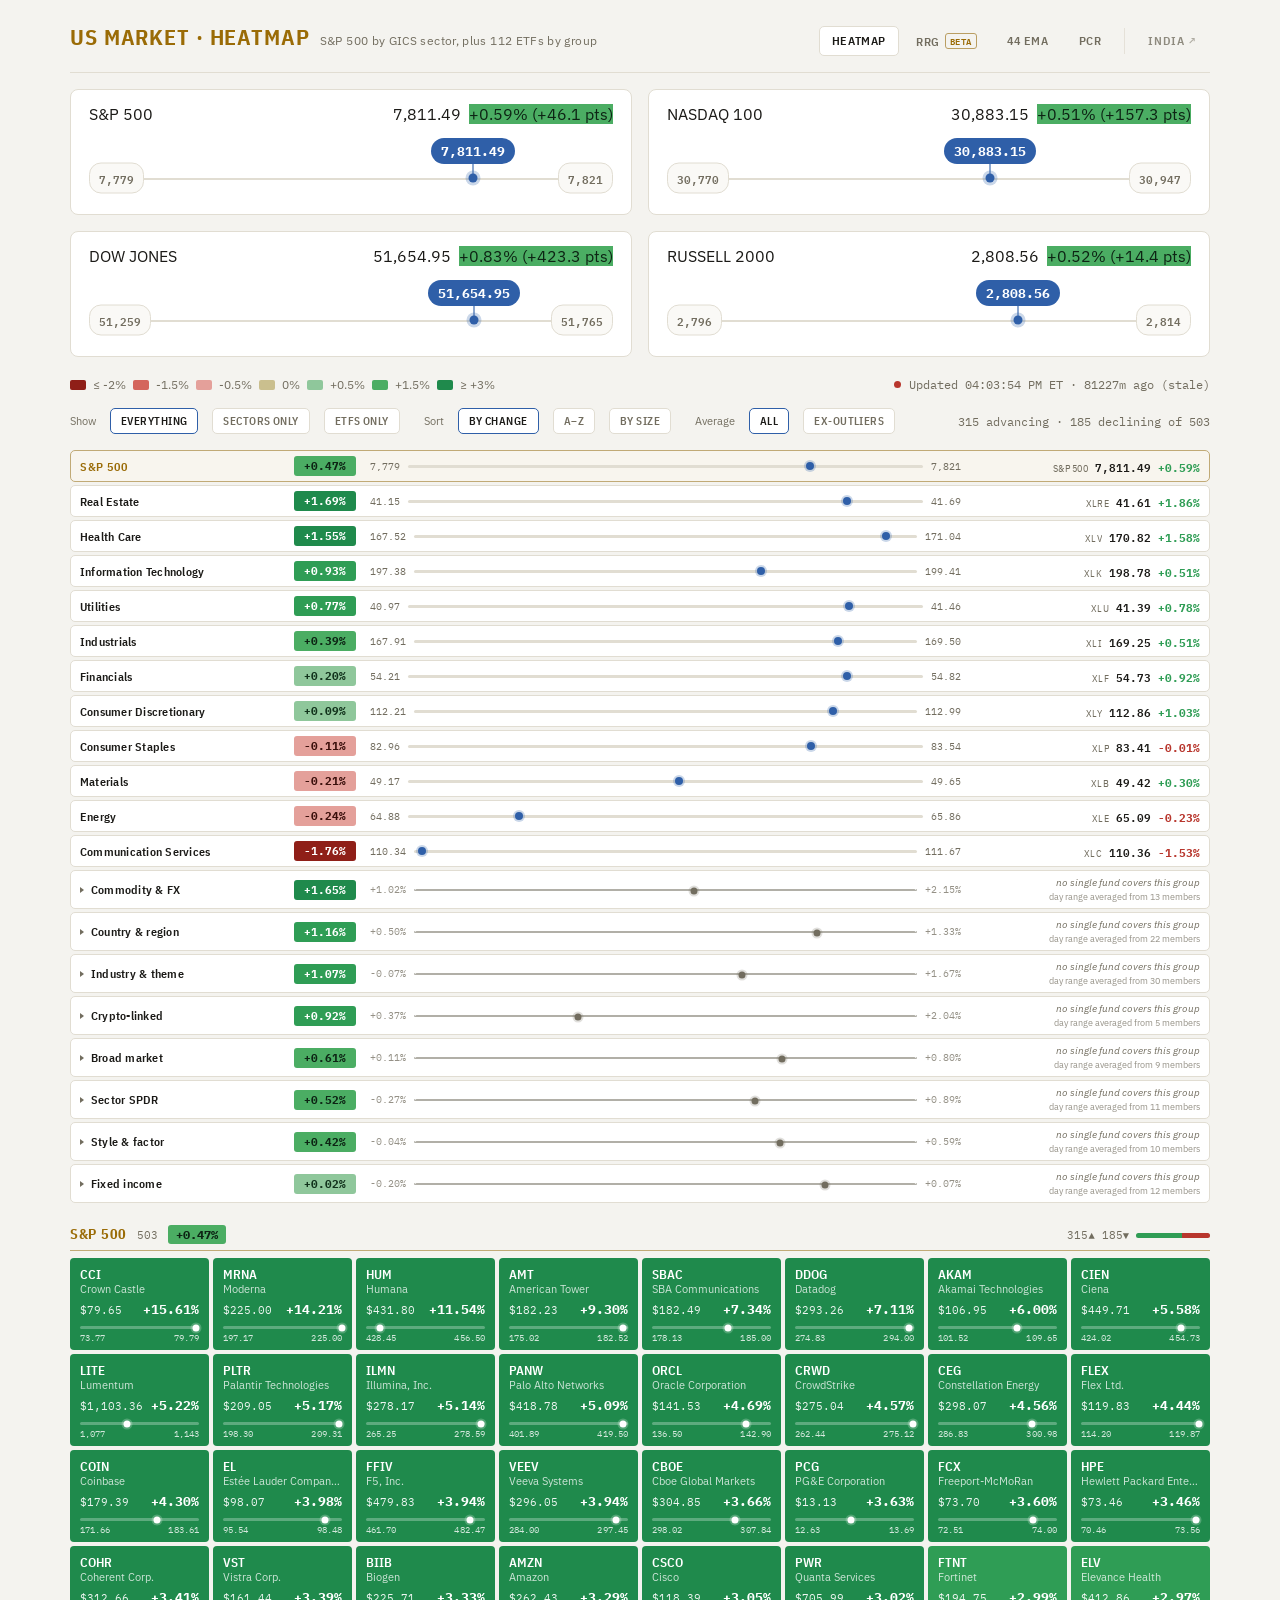
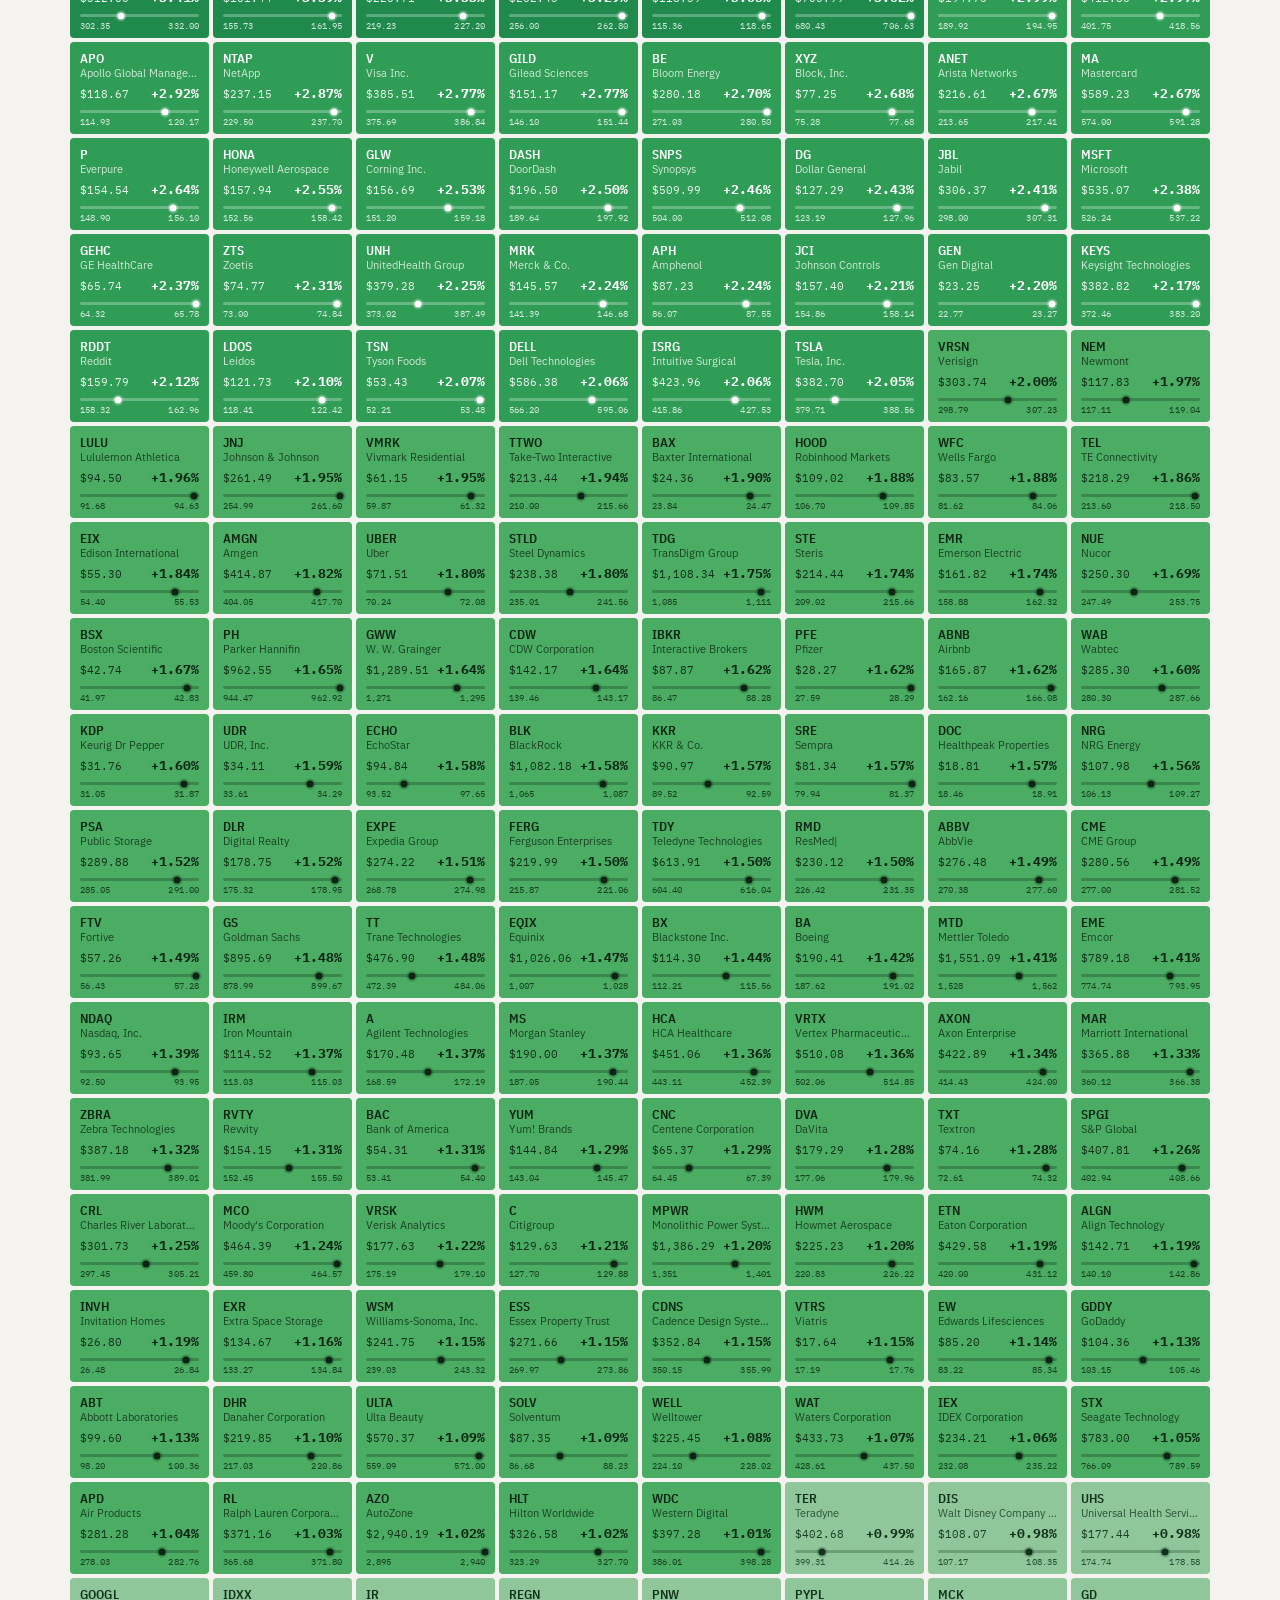
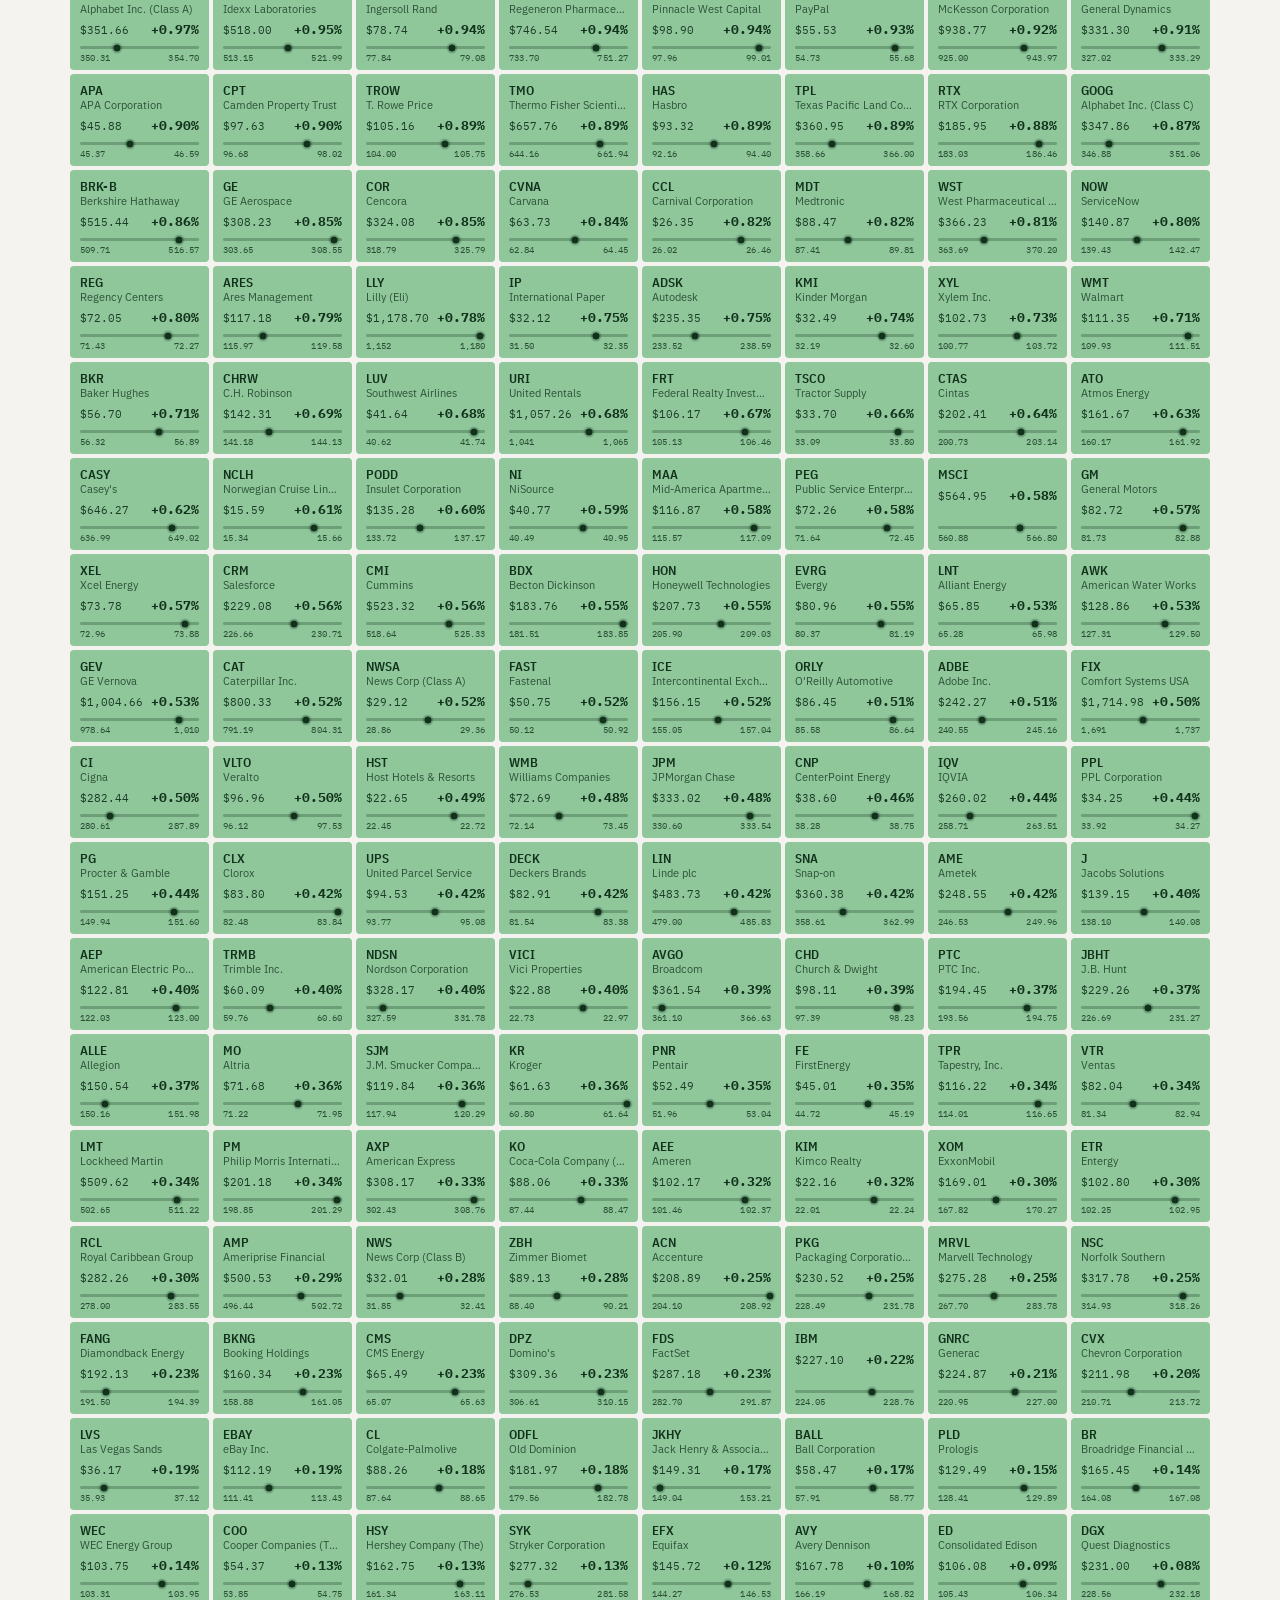
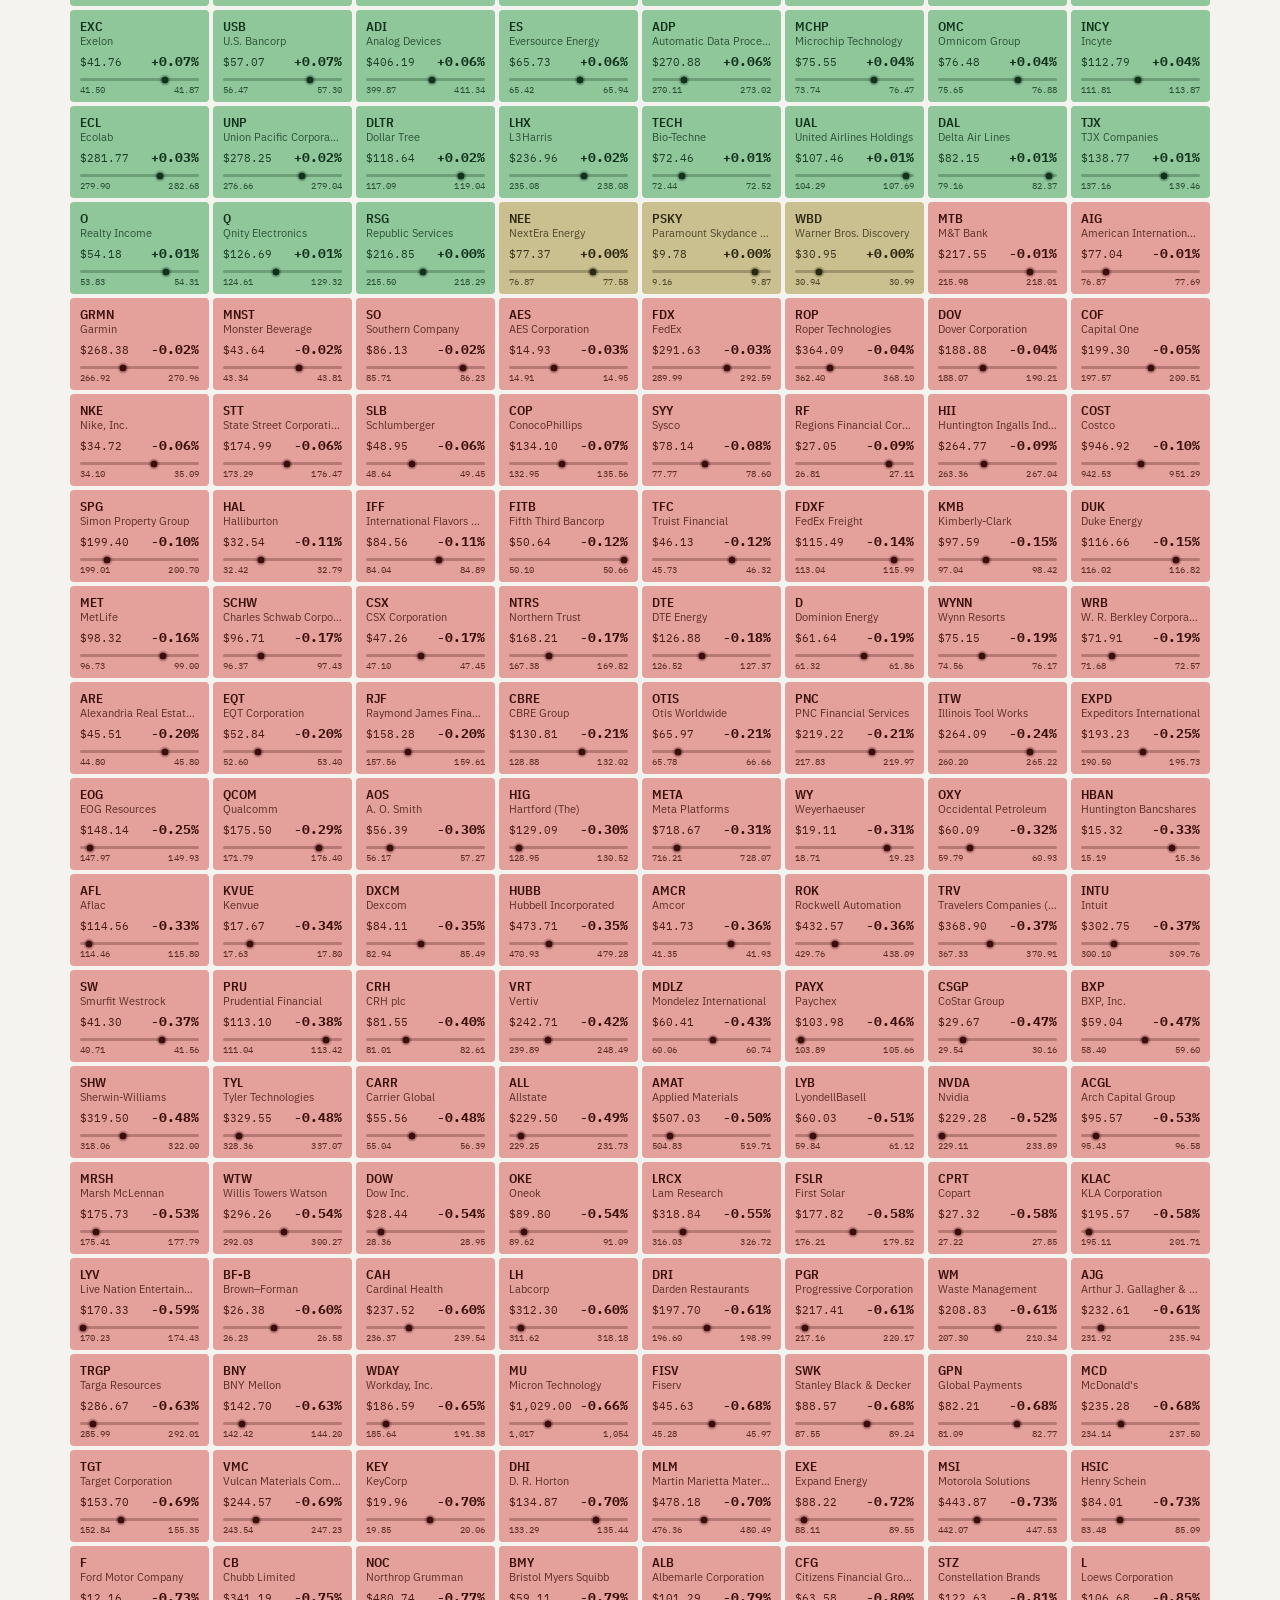
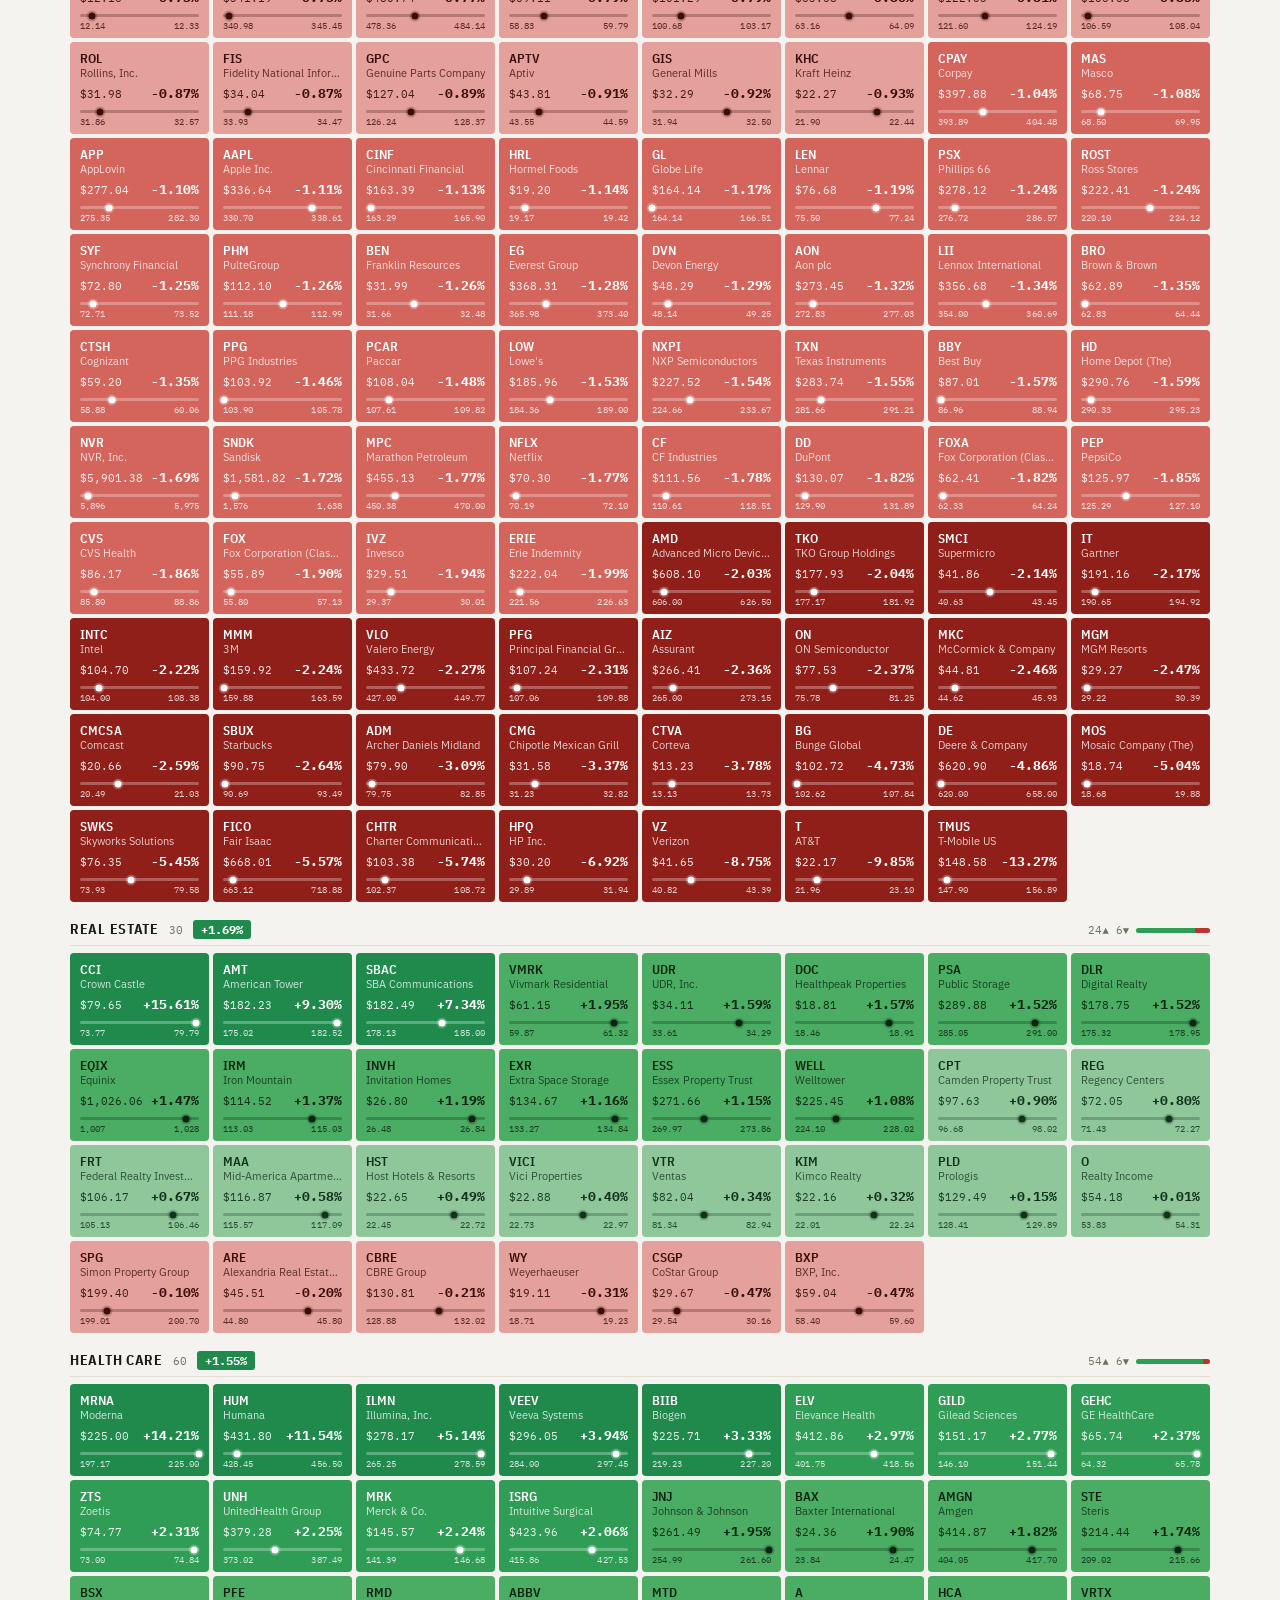
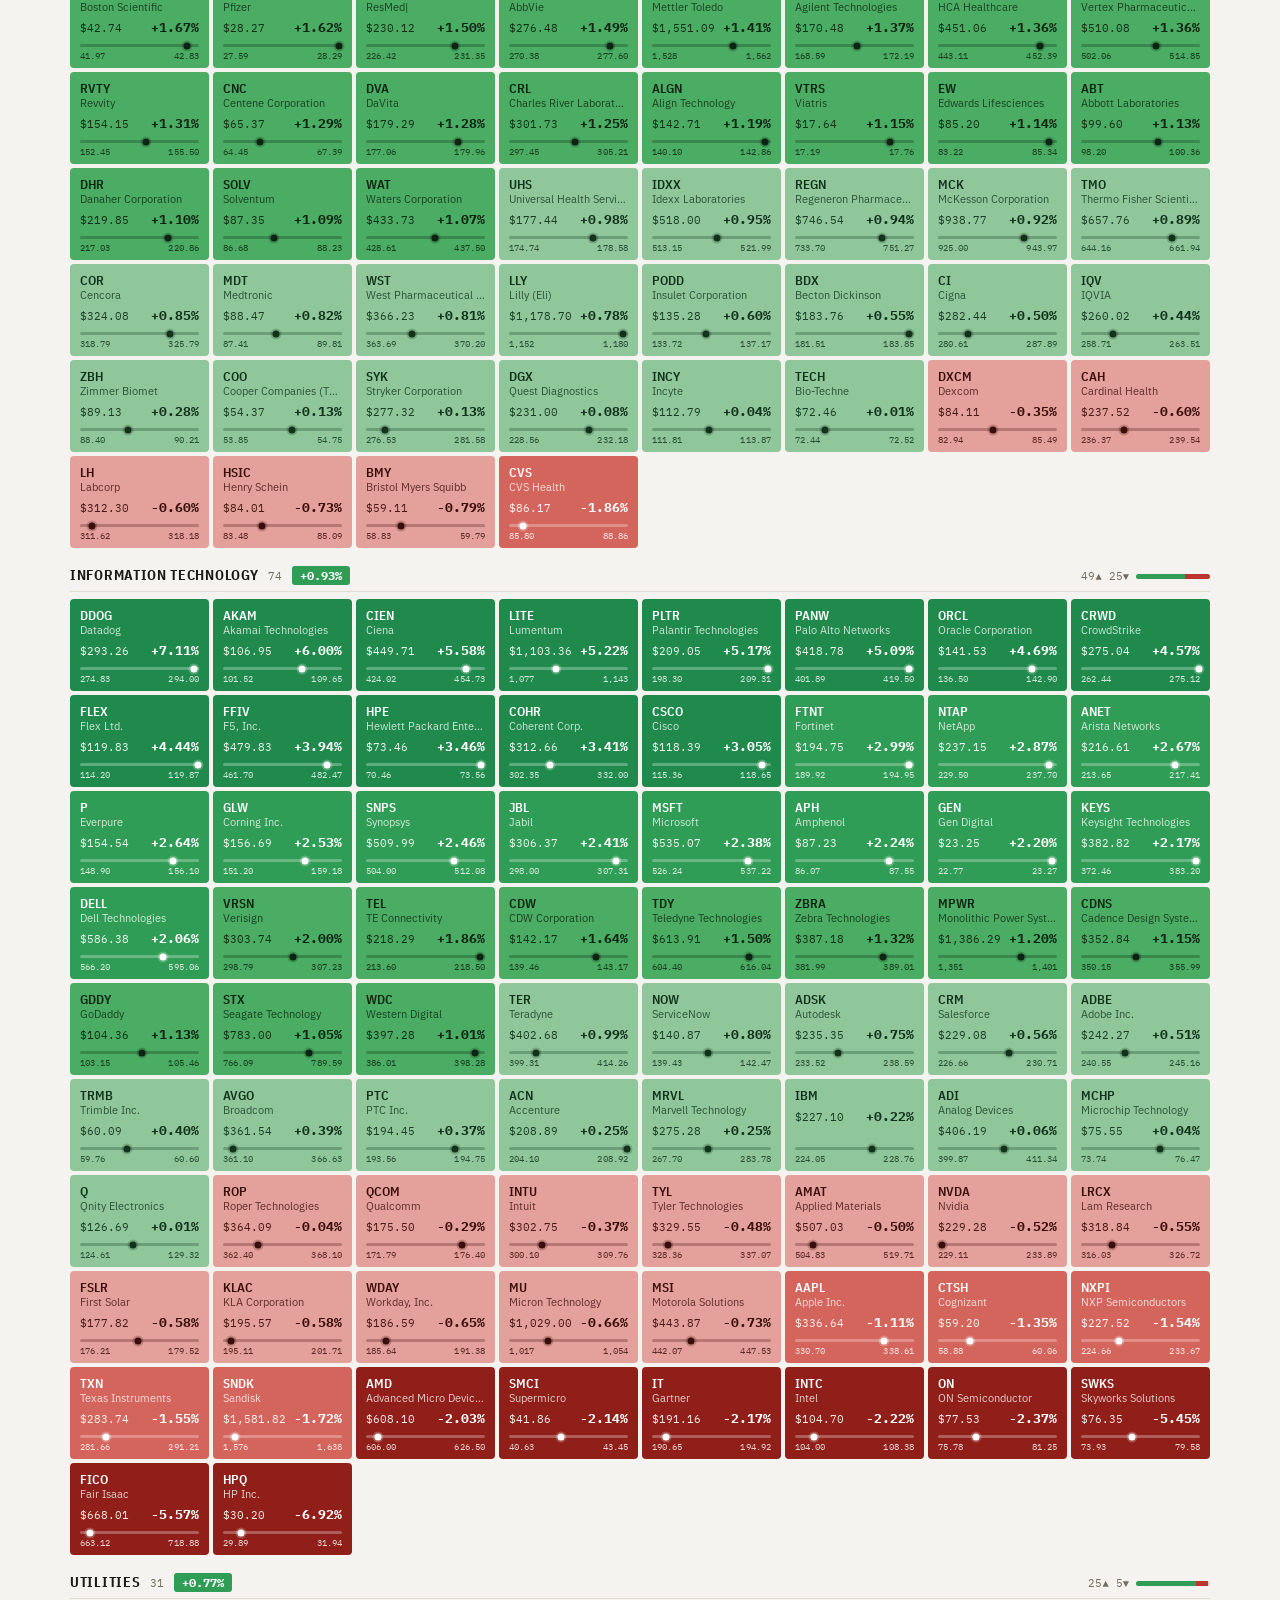
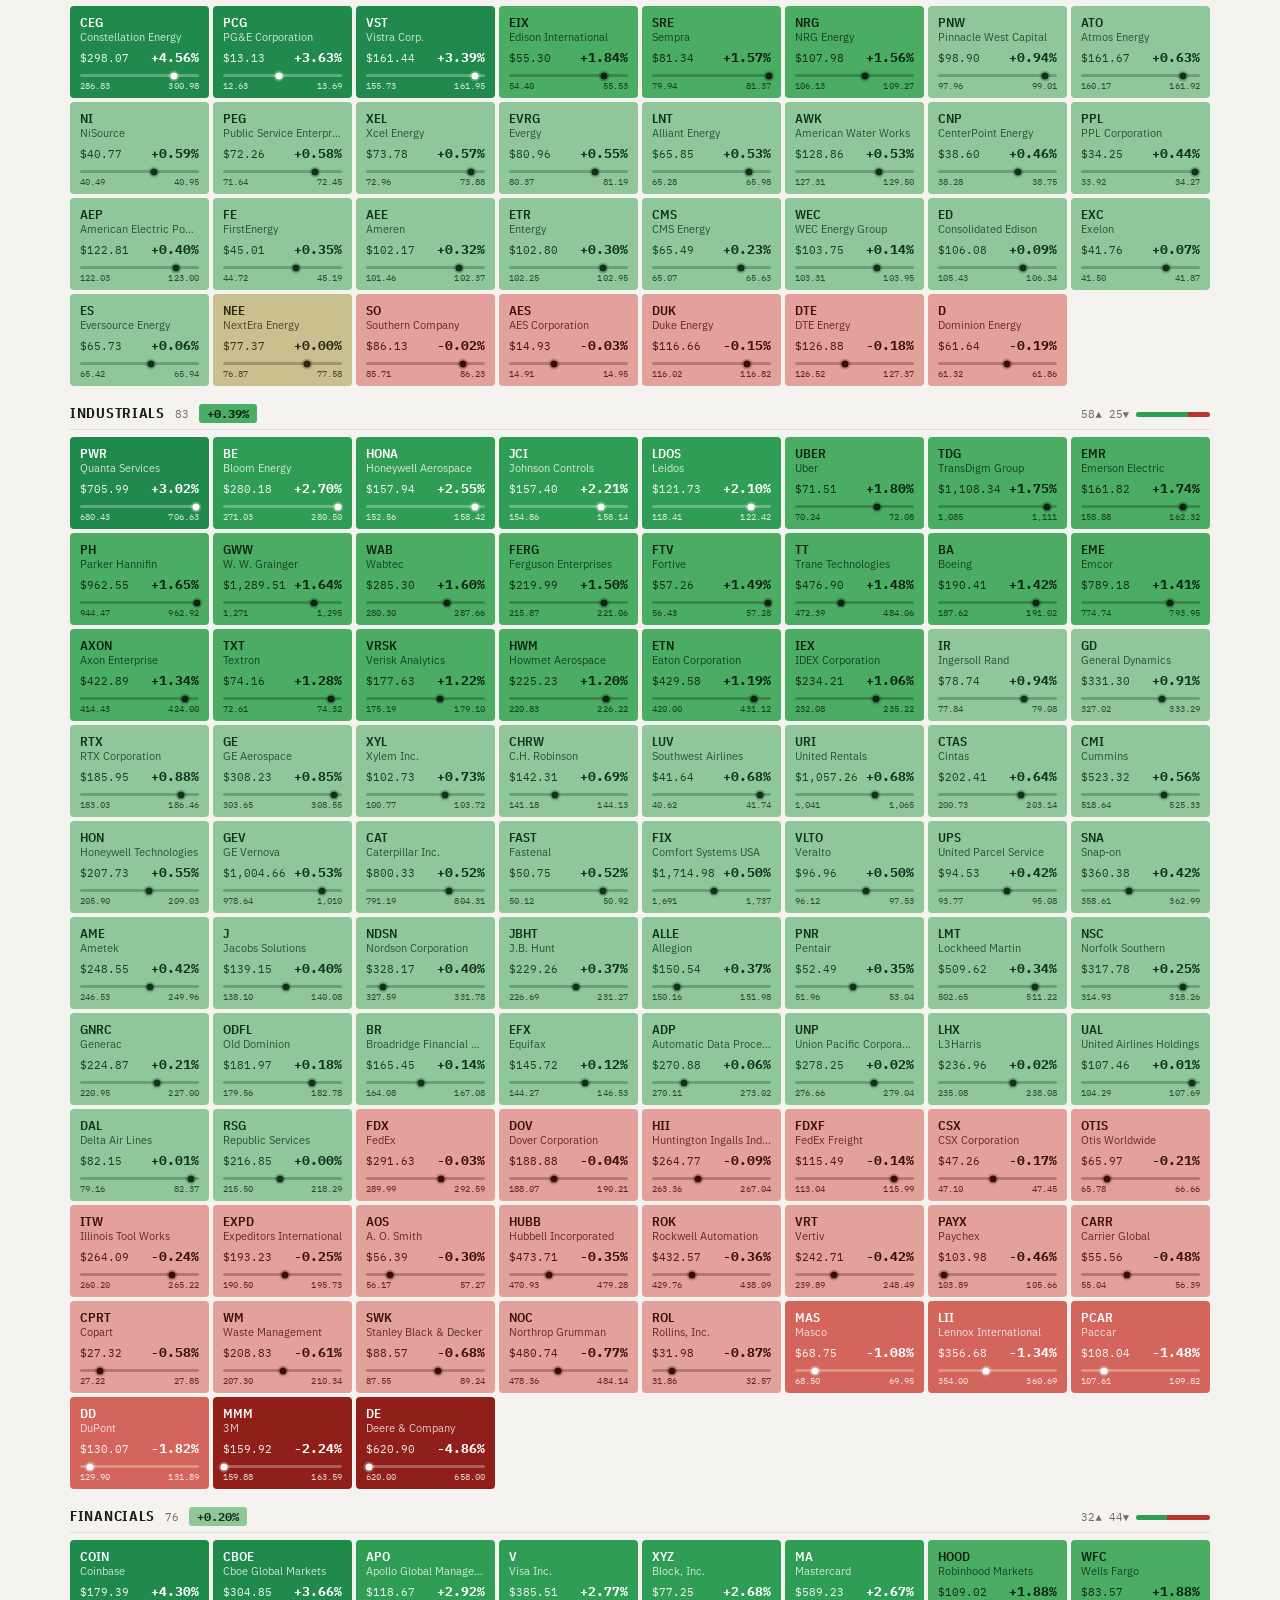
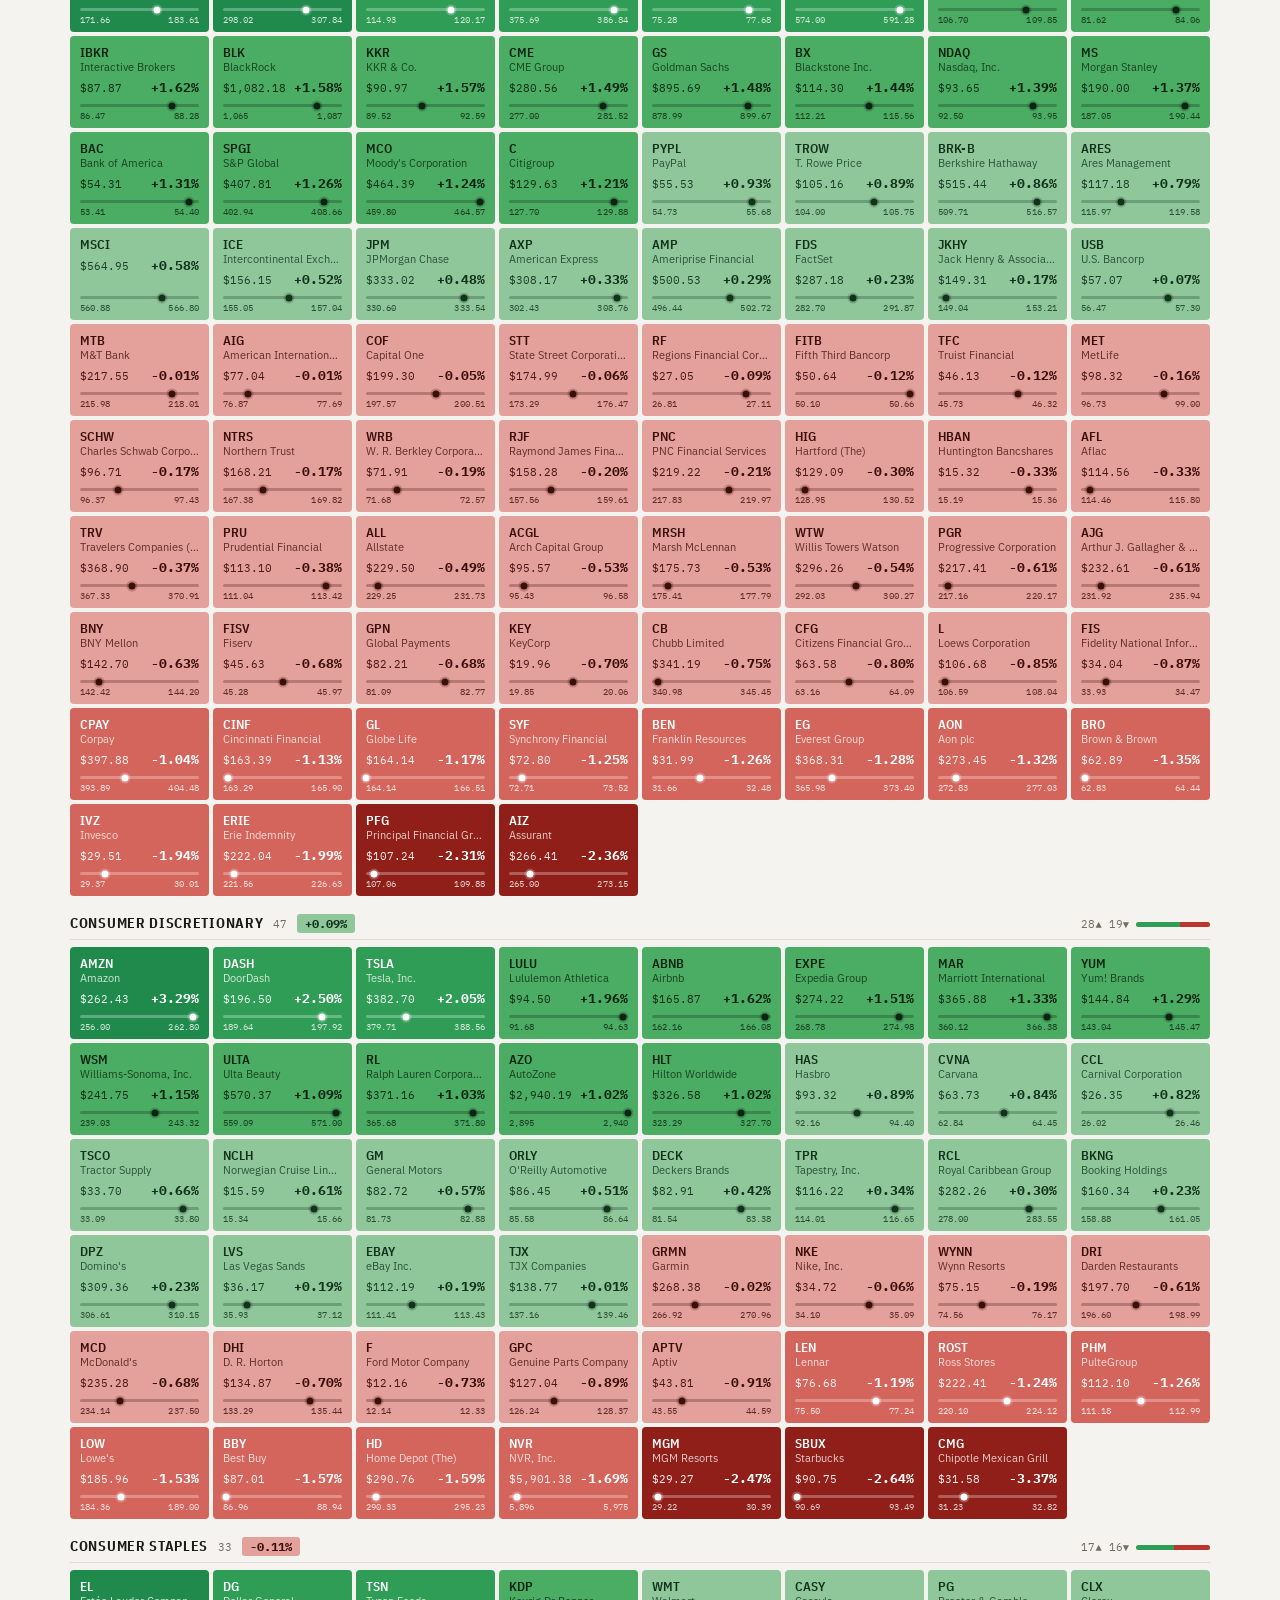
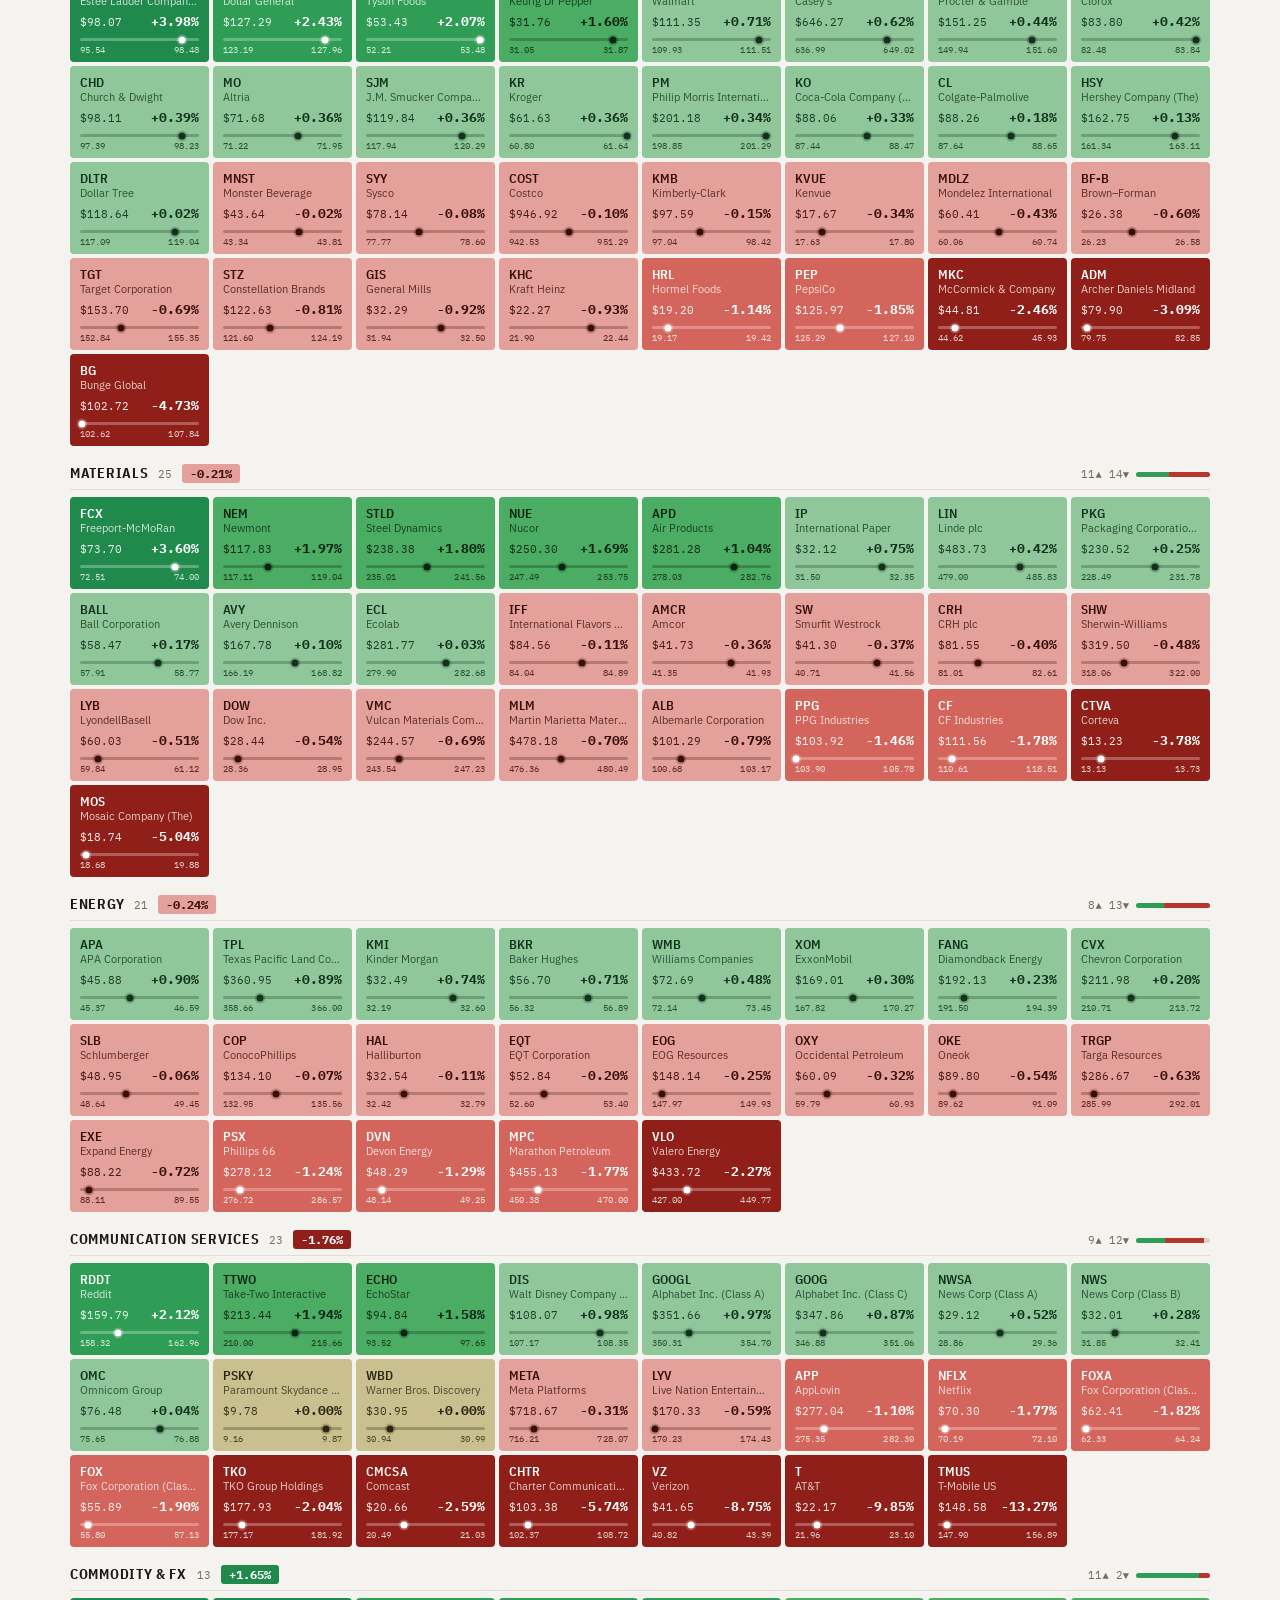
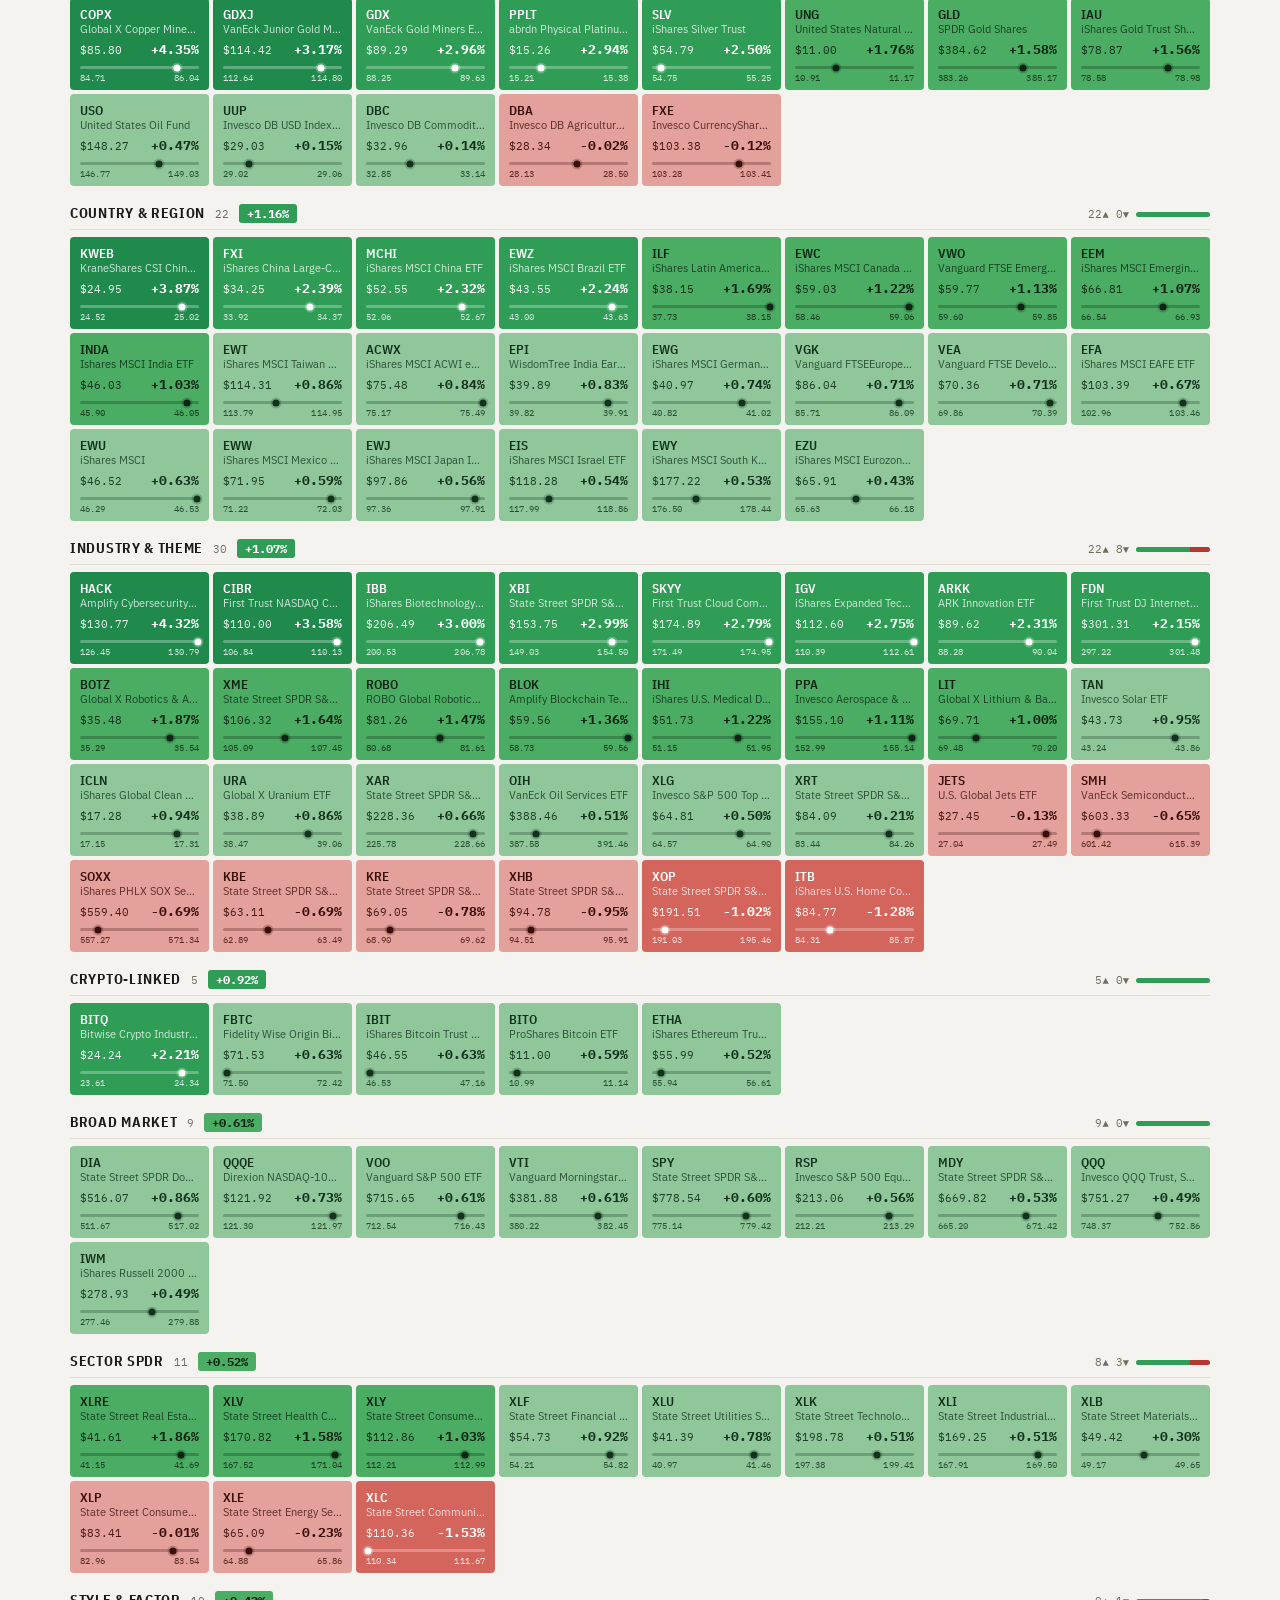
<file: index.html>
<!doctype html>
<html lang="en">
<head>
<meta charset="utf-8">
<meta name="viewport" content="width=device-width,initial-scale=1">
<title>US Market Heatmap</title>
<link rel="preconnect" href="https://fonts.gstatic.com" crossorigin>
<link rel="stylesheet" href="https://fonts.googleapis.com/css2?family=IBM+Plex+Sans+Condensed:wght@500;600;700&family=IBM+Plex+Sans:wght@400;500;600&family=IBM+Plex+Mono:wght@400;500;600;700&display=swap">
<link rel="stylesheet" href="assets/app.css?v=20261005c">
</head>
<body>
<div class="wrap">
  <div class="topbar">
    <div class="brand">
      <h1>US Market &middot; Heatmap</h1>
      <span class="sub">S&amp;P 500 by GICS sector, plus 112 ETFs by group</span>
    </div>
    <nav class="nav">
      <a href="index.html" class="active">Heatmap</a>
      <a href="rrg.html">RRG<span class="beta">Beta</span></a>
      <a href="ema.html">44 EMA</a>
      <a href="pcr.html">PCR</a>
      <span class="nav-sep" aria-hidden="true"></span>
      <a href="../nifty-heatmap-web/" class="away">India</a>
    </nav>
  </div>

  <div class="indices-row" id="indicesRow"></div>

  <div class="meta-row">
    <div class="legend" id="legend"></div>
    <div class="status" id="statusTag"><span class="live-dot"></span><span id="statusText">Loading…</span></div>
  </div>

  <div class="meta-row">
    <div class="controls">
      <span class="lbl">Show</span>
      <button type="button" data-show="all" class="active">Everything</button>
      <button type="button" data-show="stocks">Sectors only</button>
      <button type="button" data-show="etfs">ETFs only</button>
      <span class="lbl" style="margin-left:10px;">Sort</span>
      <button type="button" data-sort="avg" class="active">By change</button>
      <button type="button" data-sort="name">A–Z</button>
      <button type="button" data-sort="size">By size</button>
      <span class="lbl" style="margin-left:10px;">Average</span>
      <button type="button" data-avg="all" class="active">All</button>
      <button type="button" data-avg="ex">Ex-outliers</button>
    </div>
    <div class="status" id="breadthTag" style="font-family:'IBM Plex Mono',monospace;"></div>
  </div>

  <div class="sector-strip" id="sectorStrip"></div>

  <div id="sectorBlocks"></div>

  <div class="movers">
    <div class="mover-panel gainers">
      <h2>Top Gainers <span style="font-weight:500;text-transform:none;letter-spacing:0;color:var(--text-dim);">— off day&rsquo;s low, S&amp;P 500 only</span></h2>
      <div id="gainersList"></div>
    </div>
    <div class="mover-panel losers">
      <h2>Top Losers <span style="font-weight:500;text-transform:none;letter-spacing:0;color:var(--text-dim);">— off day&rsquo;s high, S&amp;P 500 only</span></h2>
      <div id="losersList"></div>
    </div>
  </div>

  <div class="footnote ca-note" id="caNote" hidden></div>
  <div class="footnote ca-note" id="exNote" hidden></div>
  <div class="footnote">
    Prices and % change from Yahoo Finance, refreshed about once a minute during US market hours by
    a GitHub Actions workflow; this page re-reads <code>board_data.json</code> every 30 seconds while
    open.
    <br><br>
    <strong>Each sector row shows two different things, and they are meant to disagree.</strong>
    The coloured figure is an <strong>equal-weighted average</strong> of that sector&rsquo;s S&amp;P 500
    constituents — a breadth measure, every name counting once. The bar beside it is the sector&rsquo;s
    <strong>Select Sector SPDR</strong> and where it sits in its own day range — cap-weighted, so a
    few giants dominate it. The gap between them is the information: on 5 October 2026 Consumer
    Discretionary read <strong>+0.02%</strong> equal-weighted against <strong>+1.13%</strong> for
    XLY, which is Amazon and Tesla carrying a sector whose average name went nowhere.
    <br><br>
    All eleven GICS sectors have an exact, liquid fund, so a missing bar there means a
    <em>fetch</em> failed rather than that no index matches — and it says so. <strong>ETF groups
    have no fund of their own</strong>, so they fall back to the same constituent-derived envelope
    the Indian board uses for its eleven sectors with no matching NSE index: each member&rsquo;s own
    day low and high as a % move from its own previous close, averaged equal-weight. That bar is
    drawn <strong>muted and dashed</strong> on purpose. It is an <em>envelope</em>, not an index — it
    treats every member&rsquo;s low as simultaneous, which no real index does — so read it as
    &ldquo;how far the average member travelled today&rdquo;, never as a level.
    <strong>Click an ETF group to open it</strong> and each member shows its own real traded day
    range, drawn by the same component a sector row uses. No member is promoted to
    &ldquo;represent&rdquo; its group — the real ranges belong to the funds, so that is where they
    are shown.
    <br><br>
    <strong>Corporate actions are withheld, never guessed.</strong> A name trading across a split or
    spin-off today has its percentage shown as <strong>NA</strong> and is left out of its sector
    average for that session, because the raw print spans the event rather than measuring a move.
    It is not adjusted to an estimate: only the historical series has a ratio worth dividing out,
    and the next session is right on its own. A large move with no corporate event behind it is
    never touched — on this market those are almost always real.
    Tile colours use the per-stock scale in the legend; sector figures use a finer scale suited to
    averages. Tap any tile for that security on Yahoo Finance.
  </div>
  <div class="disclaimer">Market data: Yahoo Finance (unofficial; may be delayed or inaccurate). For information only &mdash; not investment advice, and not a recommendation to buy, sell or hold any security. Verify with your broker before acting. <a href="../nifty-heatmap-web/privacy.html" style="color:inherit">Privacy policy</a></div>
</div>

<script src="assets/app.js?v=20261005c"></script>
<script>
renderLegend('legend');
initBackToTop();

let latest = null;
let sortMode = 'avg';
let showMode = 'all';
let avgMode  = 'all';

/* Which average is on screen. avgPctEx exists only where a constituent is
   doing something categorically different, so on an ordinary day this returns
   the same number either way. */
function shownAvg(s){
  return (avgMode === 'ex' && s.avgPctEx !== null && s.avgPctEx !== undefined)
    ? s.avgPctEx : s.avgPct;
}
function isAdjusted(s){
  return avgMode === 'ex' && s.avgPctEx !== null && s.avgPctEx !== undefined;
}

/* The whole-index block stays pinned at the top in every sort mode, and the
   ETF groups always sit below the sectors - mixing "Fixed income" into a list
   sorted beside "Financials" would invite reading one against the other, which
   is not a comparison that means anything. */
function blocks(){
  if(!latest) return [];
  const secs = (latest.sectors || []).slice();
  const etfs = (latest.etfGroups || []).slice();
  const pinned = secs.filter(s => s.pinned);
  const rest   = secs.filter(s => !s.pinned);
  const order = arr => {
    if(sortMode === 'name') arr.sort((a,b) => a.sector.localeCompare(b.sector));
    else if(sortMode === 'size') arr.sort((a,b) => b.count - a.count);
    else arr.sort((a,b) => (shownAvg(b) ?? -999) - (shownAvg(a) ?? -999));
    return arr;
  };
  if(showMode === 'etfs') return order(etfs);
  if(showMode === 'stocks') return pinned.concat(order(rest));
  return pinned.concat(order(rest), order(etfs));
}

/* The real traded day range of ONE instrument: low, where it sits now, high,
   then its ticker, price and change. Used for a sector's SPDR and, unchanged,
   for each member of an expanded ETF group - so a member row and a sector row
   are the same component and cannot drift apart. */
function realRangeHtml(i){
  if(!(i && i.dayHigh > i.dayLow && i.price !== null && i.price !== undefined)) return '';
  let pos = (i.price - i.dayLow) / (i.dayHigh - i.dayLow) * 100;
  pos = Math.min(100, Math.max(0, pos));
  const up = i.pct >= 0;
  return `
    <span class="idx-range" title="${i.label}${i.name ? ' — ' + i.name : ''} day range">
      <span class="lo">${fmtCompact(i.dayLow)}</span>
      <span class="bar"><span class="dot" style="left:${pos.toFixed(1)}%"></span></span>
      <span class="hi">${fmtCompact(i.dayHigh)}</span>
    </span>
    <span class="idx-meta">
      <span class="lbl">${i.label}</span>
      <span class="px">${i.price.toLocaleString('en-US',{maximumFractionDigits:2})}</span>
      <span class="pc ${up?'up':'down'}">${fmtPct(i.pct)}</span>
    </span>`;
}

function rangeHtml(s){
  const i = s.index;
  if(i && i.dayHigh > i.dayLow){
    return realRangeHtml(i);
  }
  /* NO FUND FOR THIS ROW. Rather than leave the widest column empty, fall back
     to the same constituent-derived envelope the Indian board uses for its
     eleven sectors that have no matching NSE index: each member's own day low
     and high as a % move from its own previous close, averaged equal-weight.

     It is drawn MUTED AND DASHED on purpose. This is an envelope, not an
     index - it treats every member's low as simultaneous, which no real index
     does - so it must never read as one. Think of it as "how far the average
     member travelled today", not as a level. */
  const c = s.constituentRange;
  if(c && c.highPct > c.lowPct){
    const raw = (c.curPct - c.lowPct) / (c.highPct - c.lowPct) * 100;
    const pos = Math.min(100, Math.max(0, raw));
    /* The current value CAN fall outside the envelope, and when it does the
       marker must say so rather than resting quietly on an end stop. It means
       some member's price sits outside its own day range, which is what a
       snapshot taken before the open looks like: last night's close paired
       with a day range that has not started yet. Clamping alone would turn
       that into a confident-looking bar at one extreme. */
    const out = raw < 0 || raw > 100;
    const why = s.kind === 'etf'
      ? `no single fund covers this group`
      : `sector fund did not load this run`;
    return `
      <span class="idx-range synth" title="Equal-weighted envelope of the ${c.basis} members' own day ranges — not an index. Each member's low and high as a % move from its own previous close.${out ? ' The current value sits OUTSIDE this envelope, which means at least one member is priced outside its own day range — usually a snapshot taken before the open.' : ''}">
        <span class="lo">${fmtPct(c.lowPct)}</span>
        <span class="bar"><span class="dot${out ? ' out' : ''}" style="left:${pos.toFixed(1)}%"></span></span>
        <span class="hi">${fmtPct(c.highPct)}</span>
      </span>
      <span class="idx-none">${why}<br><span class="sub2">day range averaged from ${c.basis} members${out ? ' · outside the range' : ''}</span></span>`;
  }
  if(s.kind === 'etf'){
    return `<span class="idx-none">no single fund covers this group<br><span class="sub2">equal-weighted across ${s.count} members</span></span>`;
  }
  // Every GICS sector HAS a fund, so this branch is a fetch failure, not a
  // mapping gap, and must not read like one.
  return `<span class="idx-none">sector fund did not load this run</span>`;
}

/* Which ETF groups are expanded. Kept outside the render so a repaint - and
   the board repaints every 30s - does not collapse what you just opened. */
const OPEN = new Set();

/* A group has no single fund, so its summary row can only carry the averaged
   envelope. The REAL day ranges belong to its members, so the row expands to
   show one line per member, each drawn by the same component a sector row
   uses. Nothing is invented: no member is promoted to "represent" the group. */
function memberRowsHtml(s){
  const rows = (s.rows || []).slice()
    .sort((a, b) => (b.pct ?? -999) - (a.pct ?? -999));
  return `<div class="grp-members">` + rows.map(r => `
    <a class="sector-row member-row" href="${quoteUrl(r.ticker)}" target="_blank" rel="noopener noreferrer">
      <span class="nm">${r.ticker}<span class="sub2">${r.full ? ' ' + r.full : ''}</span></span>
      <span class="vl ${bucket(r.pct)}">${fmtPct(r.pct)}</span>
      ${realRangeHtml({label: r.ticker, name: r.full, price: r.price,
                       pct: r.pct, dayLow: r.dayLow, dayHigh: r.dayHigh})
        || '<span class="idx-none">no day range yet</span>'}
    </a>`).join('') + `</div>`;
}

function stripHtml(list){
  return list.map(s => {
    const expandable = s.kind === 'etf' && (s.rows || []).length;
    if(!expandable){
      return `
        <a class="sector-row${s.pinned ? ' pinned' : ''}" href="#${slug(s.sector)}">
          <span class="nm">${s.sector}</span>
          <span class="vl ${sectorBucket(shownAvg(s))}">${fmtPct(shownAvg(s))}</span>
          ${rangeHtml(s)}
        </a>`;
    }
    const open = OPEN.has(s.sector);
    return `
      <div class="grp-wrap${open ? ' open' : ''}">
        <button type="button" class="sector-row grp-row" data-grp="${s.sector}"
                aria-expanded="${open}">
          <span class="nm"><span class="chev" aria-hidden="true"></span>${s.sector}</span>
          <span class="vl ${sectorBucket(shownAvg(s))}">${fmtPct(shownAvg(s))}</span>
          ${rangeHtml(s)}
        </button>
        ${open ? memberRowsHtml(s) : ''}
      </div>`;
  }).join('');
}

function blockHtml(s){
  const rated = s.up + s.down + s.flat;
  const upPct   = rated ? (s.up   / rated * 100) : 0;
  const downPct = rated ? (s.down / rated * 100) : 0;
  return `
    <section class="sector-block${s.pinned ? ' pinned' : ''}" id="${slug(s.sector)}">
      <div class="sector-head">
        <h2>${s.sector}</h2>
        <span class="n">${s.count}</span>
        <span class="avg ${sectorBucket(shownAvg(s))}">${fmtPct(shownAvg(s))}</span>${isAdjusted(s) ? `<span class="ex-tag" title="${s.avgPct.toFixed(2)}% with every constituent; this average leaves out ${s.exOutliers.join(', ')}">ex ${s.exOutliers.join(', ')}</span>` : ''}
        <span class="breadth">
          <span>${s.up}&#9650; ${s.down}&#9660;</span>
          <span class="breadth-bar">
            <span class="up" style="width:${upPct.toFixed(1)}%"></span>
            <span class="down" style="width:${downPct.toFixed(1)}%"></span>
          </span>
        </span>
      </div>
      <div class="grid">${s.rows.map(tileHtml).join('')}</div>
    </section>`;
}

function renderExNote(list){
  const el=document.getElementById('exNote'); if(!el) return;
  const hits=list.filter(x=>x.avgPctEx!==null&&x.avgPctEx!==undefined);
  if(!hits.length){ el.hidden=true; el.innerHTML=''; return; }
  el.hidden=false;
  const esc=t=>String(t).replace(/[&<>"]/g,c=>({'&':'&amp;','<':'&lt;','>':'&gt;','"':'&quot;'}[c]));
  el.innerHTML='<strong>A constituent is distorting its group average today.</strong> '
    + hits.map(x=>`<strong>${esc(x.sector)}</strong> reads ${fmtPct(x.avgPct)} with every name and `
        + `${fmtPct(x.avgPctEx)} without ${esc(x.exOutliers.join(', '))}`).join('; ')
    + '. An equal-weighted average is one name away from being a story about that name, so the '
    + '<em>Average</em> control offers both. A name qualifies only by moving unlike its own peers '
    + '<em>and</em> by a wide margin from the group median. When a whole group moves together nobody '
    + 'is flagged and the average stands. Nothing is hidden: the tile is still on the board.';
}

document.getElementById('sectorStrip').addEventListener('click', e => {
  const btn = e.target.closest('.grp-row');
  if(!btn) return;
  const key = btn.getAttribute('data-grp');
  OPEN.has(key) ? OPEN.delete(key) : OPEN.add(key);
  paint();
});

function paint(){
  if(!latest) return;
  const list = blocks();
  document.getElementById('sectorStrip').innerHTML = stripHtml(list);
  document.getElementById('sectorBlocks').innerHTML = list.map(blockHtml).join('');
  renderExNote(list);
  renderCaNote(list.flatMap(s => s.rows || []));
}

function render(data){
  latest = data;
  const idx = data.indices || {};
  const labels = data.indexLabels || {};
  document.getElementById('indicesRow').innerHTML =
    Object.keys(labels).map(k => indexCardHtml(labels[k], idx[k])).join('');

  const b = data.breadth;
  document.getElementById('breadthTag').textContent =
    b ? `${b.advancers} advancing · ${b.decliners} declining of ${b.total}` : '';

  paint();
  document.getElementById('gainersList').innerHTML = moversList(data.gainers, 'offLow');
  document.getElementById('losersList').innerHTML = moversList(data.losers, 'offHigh');
}

function wire(attr, set){
  document.querySelectorAll(`.controls button[${attr}]`).forEach(btn => {
    btn.addEventListener('click', () => {
      document.querySelectorAll(`.controls button[${attr}]`).forEach(b =>
        b.classList.toggle('active', b === btn));
      set(btn.getAttribute(attr));
      paint();
    });
  });
}
wire('data-sort', v => { sortMode = v; });
wire('data-avg',  v => { avgMode  = v; });
wire('data-show', v => { showMode = v; });

startPolling('board_data.json', render);
</script>
</body>
</html>
</file>
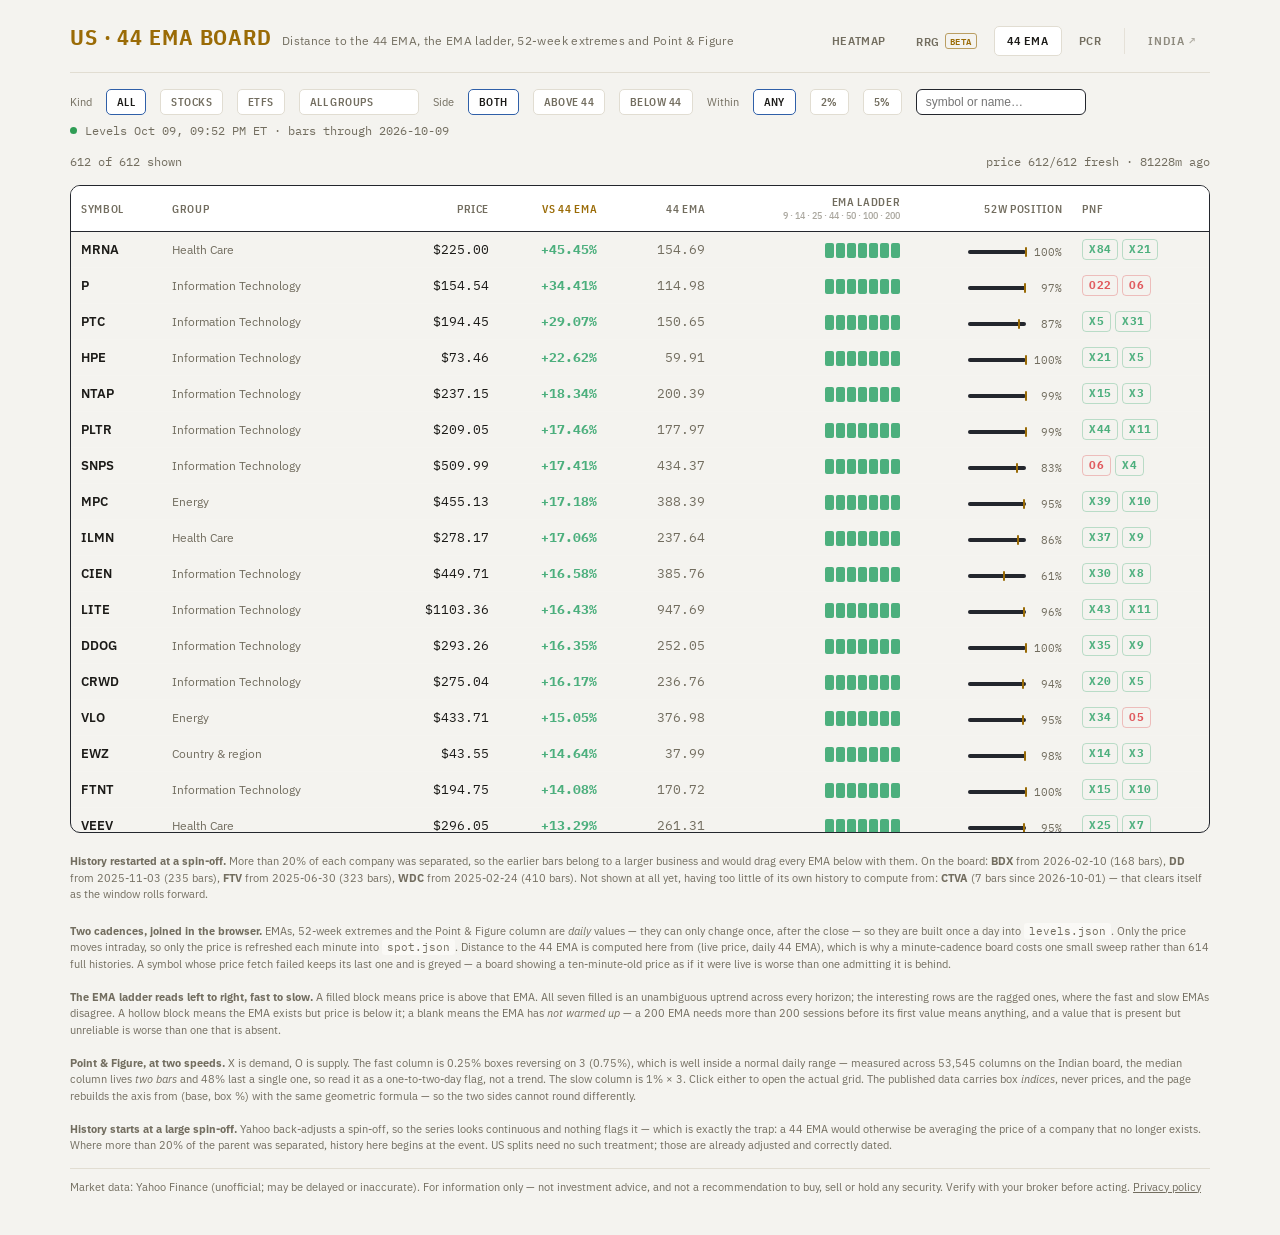
<file: ema.html>
<!doctype html>
<html lang="en">
<head>
<meta charset="utf-8">
<meta name="viewport" content="width=device-width,initial-scale=1">
<title>US 44 EMA Board</title>
<link rel="preconnect" href="https://fonts.gstatic.com" crossorigin>
<link rel="stylesheet" href="https://fonts.googleapis.com/css2?family=IBM+Plex+Sans+Condensed:wght@500;600;700&family=IBM+Plex+Sans:wght@400;500;600&family=IBM+Plex+Mono:wght@400;500;600;700&display=swap">
<link rel="stylesheet" href="assets/app.css?v=20261005c">
<link rel="stylesheet" href="assets/ema.css?v=20261005a">
</head>
<body>
<div class="wrap">
  <div class="topbar">
    <div class="brand">
      <h1>US &middot; 44 EMA Board</h1>
      <span class="sub">Distance to the 44 EMA, the EMA ladder, 52-week extremes and Point &amp; Figure</span>
    </div>
    <nav class="nav">
      <a href="index.html">Heatmap</a>
      <a href="rrg.html">RRG<span class="beta">Beta</span></a>
      <a href="ema.html" class="active">44 EMA</a>
      <a href="pcr.html">PCR</a>
      <span class="nav-sep" aria-hidden="true"></span>
      <a href="../nifty-ema-board/" class="away">India</a>
    </nav>
  </div>

  <div class="meta-row">
    <div class="controls" id="filters">
      <span class="lbl">Kind</span>
      <button type="button" data-kind="all" class="active">All</button>
      <button type="button" data-kind="stock">Stocks</button>
      <button type="button" data-kind="etf">ETFs</button>
      <span class="pick-wrap">
        <button type="button" class="pick" id="groupBtn">All groups</button>
        <div class="pick-menu" id="groupMenu" hidden></div>
      </span>
      <span class="lbl">Side</span>
      <button type="button" data-side="all" class="active">Both</button>
      <button type="button" data-side="above">Above 44</button>
      <button type="button" data-side="below">Below 44</button>
      <span class="lbl">Within</span>
      <button type="button" data-near="any" class="active">Any</button>
      <button type="button" data-near="2">2%</button>
      <button type="button" data-near="5">5%</button>
      <input type="search" id="q" placeholder="symbol or name…" autocomplete="off">
    </div>
    <div class="status" id="statusTag"><span class="live-dot"></span><span id="statusText">Loading…</span></div>
  </div>

  <div class="meta-row">
    <div class="status" id="countTag" style="font-family:'IBM Plex Mono',monospace;"></div>
    <div class="status" id="spotTag" style="font-family:'IBM Plex Mono',monospace;"></div>
  </div>

  <div class="table-wrap">
    <table class="ema-table" id="tbl">
      <thead><tr>
        <th data-sort="symbol">Symbol</th>
        <th data-sort="group">Group</th>
        <th data-sort="spot" class="num">Price</th>
        <th data-sort="dist" class="num sorted">vs 44 EMA</th>
        <th data-sort="ema44" class="num">44 EMA</th>
        <th class="num ladder-h">EMA ladder <span class="hint">9 · 14 · 25 · 44 · 50 · 100 · 200</span></th>
        <th data-sort="pos52" class="num">52w position</th>
        <th data-sort="pnf">PnF</th>
      </tr></thead>
      <tbody id="tbody"></tbody>
    </table>
  </div>

  <div class="footnote" id="spinNote" hidden></div>
  <div class="footnote">
    <strong>Two cadences, joined in the browser.</strong> EMAs, 52-week extremes and the Point &amp;
    Figure column are <em>daily</em> values — they can only change once, after the close — so they are
    built once a day into <code>levels.json</code>. Only the price moves intraday, so only the price
    is refreshed each minute into <code>spot.json</code>. Distance to the 44 EMA is computed here from
    (live price, daily 44 EMA), which is why a minute-cadence board costs one small sweep rather than
    614 full histories. A symbol whose price fetch failed keeps its last one and is greyed — a board
    showing a ten-minute-old price as if it were live is worse than one admitting it is behind.
    <br><br>
    <strong>The EMA ladder reads left to right, fast to slow.</strong> A filled block means price is
    above that EMA. All seven filled is an unambiguous uptrend across every horizon; the interesting
    rows are the ragged ones, where the fast and slow EMAs disagree. A hollow block means the EMA
    exists but price is below it; a blank means the EMA has <em>not warmed up</em> — a 200 EMA needs
    more than 200 sessions before its first value means anything, and a value that is present but
    unreliable is worse than one that is absent.
    <br><br>
    <strong>Point &amp; Figure, at two speeds.</strong> X is demand, O is supply. The fast column is
    0.25% boxes reversing on 3 (0.75%), which is well inside a normal daily range — measured across
    53,545 columns on the Indian board, the median column lives <em>two bars</em> and 48% last a
    single one, so read it as a one-to-two-day flag, not a trend. The slow column is 1% × 3. Click
    either to open the actual grid. The published data carries box <em>indices</em>, never prices,
    and the page rebuilds the axis from (base, box&nbsp;%) with the same geometric formula — so the
    two sides cannot round differently.
    <br><br>
    <strong>History starts at a large spin-off.</strong> Yahoo back-adjusts a spin-off, so the series
    looks continuous and nothing flags it — which is exactly the trap: a 44 EMA would otherwise be
    averaging the price of a company that no longer exists. Where more than 20% of the parent was
    separated, history here begins at the event. US splits need no such treatment; those are already
    adjusted and correctly dated.
  </div>
  <div class="disclaimer">Market data: Yahoo Finance (unofficial; may be delayed or inaccurate). For information only &mdash; not investment advice, and not a recommendation to buy, sell or hold any security. Verify with your broker before acting. <a href="../nifty-heatmap-web/privacy.html" style="color:inherit">Privacy policy</a></div>
</div>

<div class="pnf-modal" id="pnfModal" hidden>
  <div class="pnf-sheet" role="dialog" aria-modal="true" aria-labelledby="pnfTitle">
    <div class="pnf-head">
      <h2 id="pnfTitle"></h2>
      <span class="controls">
        <button type="button" data-preset="pnf" class="active">0.25% &times; 3</button>
        <button type="button" data-preset="pnfm">1% &times; 3</button>
      </span>
      <button type="button" class="pnf-close" id="pnfClose" aria-label="Close">&times;</button>
    </div>
    <div class="pnf-body" id="pnfBody"></div>
    <div class="pnf-foot" id="pnfFoot"></div>
  </div>
</div>

<script src="assets/app.js?v=20261005c"></script>
<script>
const EMA_SPANS = [9,14,25,44,50,100,200];
let LV=null, SPOT={}, PNF=null, ROWS=[];
let kind='all', side='all', near='any', sortKey='dist', sortDir=-1, query='';
const GROUPS = new Set();          // empty = all, like the Indian board's multi-pick

const esc = t => String(t).replace(/[&<>"]/g, c => ({'&':'&amp;','<':'&lt;','>':'&gt;','"':'&quot;'}[c]));
const num = (v,d=2) => (v===null||v===undefined||!isFinite(v)) ? '—' : v.toFixed(d);

/* Live price if we have one, else the last daily close. The board must still
   read correctly before the open and on holidays, when there is no spot at all. */
function spotOf(r){ const s = SPOT[r.symbol]; return (s===undefined||s===null) ? r.prev_close : s; }
function isStale(r){ return SPOT[r.symbol]===undefined; }
function distOf(r){
  const p = spotOf(r);
  return (!r.ema44 || !p) ? null : (p / r.ema44 - 1) * 100;
}
function pos52(r){
  const p = spotOf(r);
  if(!p || r.high52===null || r.low52===null || r.high52 <= r.low52) return null;
  return (p - r.low52) / (r.high52 - r.low52) * 100;
}

function ladderHtml(r){
  const p = spotOf(r);
  return '<span class="ladder">' + EMA_SPANS.map(s => {
    const v = r['ema'+s], ok = r.ema_ok && r.ema_ok[String(s)];
    if(!ok || v===null || v===undefined || !p)
      return `<i class="rung none" title="${s} EMA: not enough history to be trustworthy"></i>`;
    const above = p >= v;
    return `<i class="rung ${above?'on':'off'}" title="${s} EMA ${num(v)} — price is ${above?'above':'below'}"></i>`;
  }).join('') + '</span>';
}

function pnfCell(r){
  const cell = (k, dir, boxes) => {
    if(!dir) return '<span class="pnf-na">—</span>';
    const has = PNF && PNF.cols && PNF.cols[r.symbol] && PNF.cols[r.symbol][k];
    return `<button type="button" class="pnf-chip ${dir==='X'?'x':'o'}${has?'':' flat'}"
      data-sym="${esc(r.symbol)}" data-preset="${k}" ${has?'':'disabled'}
      title="${dir==='X'?'demand':'supply'} column, ${boxes} boxes${has?' — click for the grid':''}"><b>${dir}</b>${boxes}</button>`;
  };
  return cell('pnf', r.pnf, r.pnf_boxes) + cell('pnfm', r.pnfm, r.pnfm_boxes);
}

function visible(){
  const q = query.trim().toLowerCase();
  return ROWS.filter(r => {
    if(kind !== 'all' && r.kind !== kind) return false;
    if(GROUPS.size && !GROUPS.has(r.group)) return false;
    const d = distOf(r);
    if(side === 'above' && !(d >= 0)) return false;
    if(side === 'below' && !(d < 0)) return false;
    if(near !== 'any' && (d===null || Math.abs(d) > +near)) return false;
    if(q && !(r.symbol.toLowerCase().includes(q) || (r.name||'').toLowerCase().includes(q))) return false;
    return true;
  });
}

function sorted(rows){
  const key = r => {
    switch(sortKey){
      case 'symbol': return r.symbol;
      case 'group':  return r.group + '\u0000' + r.symbol;
      case 'spot':   return spotOf(r) ?? -1e9;
      case 'ema44':  return r.ema44 ?? -1e9;
      case 'pos52':  return pos52(r) ?? -1e9;
      case 'pnf':    return (r.pnf === 'X' ? 1 : r.pnf === 'O' ? -1 : 0) * (r.pnf_boxes || 0);
      default:       return distOf(r) ?? -1e9;
    }
  };
  return rows.slice().sort((a,b) => {
    const ka = key(a), kb = key(b);
    if(typeof ka === 'string') return sortDir * ka.localeCompare(kb);
    return sortDir * (ka - kb);
  });
}

function rowHtml(r){
  const d = distOf(r), p = spotOf(r), pp = pos52(r);
  const cls = d===null ? '' : (d >= 0 ? 'up' : 'down');
  return `<tr class="${isStale(r)?'stale':''}">
    <td class="sym"><a href="https://finance.yahoo.com/quote/${encodeURIComponent(r.symbol)}" target="_blank" rel="noopener noreferrer" title="${esc(r.name||'')}">${esc(r.symbol)}</a>${r.history_from?`<span class="adj-star" title="History starts ${r.history_from}: more than 20% of the company was separated in a spin-off, so earlier bars describe a larger business.">*</span>`:''}</td>
    <td class="grp">${esc(r.group)}</td>
    <td class="num">${p===null?'—':'$'+num(p)}</td>
    <td class="num dist ${cls}">${d===null?'—':(d>=0?'+':'')+num(d)+'%'}</td>
    <td class="num dim">${num(r.ema44)}</td>
    <td class="num">${ladderHtml(r)}</td>
    <td class="num">${pp===null?'—':`<span class="p52" title="0% = the 52-week low, 100% = the high${(pp<0||pp>100)?'. The live price is outside the range of completed bars — a new extreme today.':''}"><span class="p52-bar"><i style="left:${Math.min(100,Math.max(0,pp)).toFixed(1)}%" class="${pp<0||pp>100?'out':''}"></i></span><span class="p52-n">${num(pp,0)}%</span></span>`}</td>
    <td class="pnf">${pnfCell(r)}</td>
  </tr>`;
}

function paint(){
  const rows = sorted(visible());
  document.getElementById('tbody').innerHTML = rows.map(rowHtml).join('');
  document.getElementById('countTag').textContent =
    `${rows.length} of ${ROWS.length} shown`;
  document.querySelectorAll('#tbl th[data-sort]').forEach(th =>
    th.classList.toggle('sorted', th.dataset.sort === sortKey));
}

/* ── Point & Figure grid ──────────────────────────────────────────────
   Rebuilt from box INDICES: the published data carries no prices at all, and
   the axis here is regenerated with the same geometric formula the builder
   used, so the two cannot disagree by a rounding step. */
let pnfSym=null, pnfPreset='pnf';
function drawPnf(){
  const body = document.getElementById('pnfBody');
  const packed = PNF && PNF.cols && PNF.cols[pnfSym] && PNF.cols[pnfSym][pnfPreset];
  if(!packed){ body.innerHTML = '<p class="pnf-none">No grid for this preset.</p>'; return; }
  const pct = PNF.presets[pnfPreset].box_pct, base = PNF.base;
  const priceOf = box => base * Math.pow(1 + pct/100, box);

  const firstDir = packed[0], baseBox = packed[1];
  const cols = [];
  for(let i=2; i<packed.length; i+=2){
    const bottom = baseBox + packed[i], height = packed[i+1];
    cols.push({dir: ((i/2 - 1) % 2 === 0) ? firstDir : 1-firstDir, bottom, top: bottom + height - 1});
  }
  const lo = Math.min(...cols.map(c=>c.bottom)), hi = Math.max(...cols.map(c=>c.top));
  const rows = hi - lo + 1;

  /* Size the cell to the space available rather than to a fixed floor: one
     name ran to 692 boxes, which at a 2px minimum would have been a 1,384px
     column nobody could see at once.

     HEIGHT AND WIDTH ARE BUDGETED SEPARATELY, because they are constrained by
     different things and a square cell wastes whichever is looser. A 91-box
     NVDA grid fits 25 columns into about 118px of a 620px sheet when the cell
     is square - the rows bind, the columns do not, and the X/O glyphs end up
     too small to read for no reason. So the height comes from the row budget
     and the width spends what is left, capped at 2.2x so a tall-thin chart
     does not stretch into something that no longer looks like a PnF grid. */
  const maxH = Math.min(window.innerHeight * 0.56, 520);
  const avail = Math.min(620, (document.querySelector('.pnf-sheet').clientWidth || 620) - 90);
  const ch = Math.max(3, Math.min(18, maxH / rows));
  const cw = Math.max(ch, Math.min(ch * 2.2, avail / Math.max(cols.length, 1)));

  let g = `<div class="pnf-grid" style="--cell:${ch.toFixed(2)}px;--cw:${cw.toFixed(2)}px;--cols:${cols.length};--rows:${rows}">`;
  for(let b = hi; b >= lo; b--){
    const showPrice = (hi - b) % Math.max(1, Math.round(rows/14)) === 0;
    g += `<div class="pnf-row"><span class="pnf-px">${showPrice ? priceOf(b).toFixed(priceOf(b) < 50 ? 2 : 0) : ''}</span>`;
    cols.forEach(c => {
      const on = b >= c.bottom && b <= c.top;
      g += `<span class="pnf-cell${on ? (c.dir===1 ? ' x' : ' o') : ''}">${on ? (c.dir===1 ? 'X' : 'O') : ''}</span>`;
    });
    g += '</div>';
  }
  body.innerHTML = g + '</div>';

  const r = ROWS.find(x => x.symbol === pnfSym) || {};
  document.getElementById('pnfFoot').innerHTML =
    `${cols.length} columns · ${rows} boxes · ${pct}% box, reverse on ${PNF.presets[pnfPreset].reversal}`
    + ` · X demand, O supply${r.history_from ? ` · history starts ${esc(r.history_from)} after a spin-off` : ''}`;
}
function openPnf(sym, preset){
  pnfSym = sym; pnfPreset = preset || 'pnf';
  const r = ROWS.find(x => x.symbol === sym) || {};
  document.getElementById('pnfTitle').innerHTML = `${esc(sym)} <span class="sub2">${esc(r.name||'')}</span>`;
  document.querySelectorAll('.pnf-head button[data-preset]').forEach(b =>
    b.classList.toggle('active', b.dataset.preset === pnfPreset));
  document.getElementById('pnfModal').hidden = false;
  drawPnf();
}
function closePnf(){ document.getElementById('pnfModal').hidden = true; }

document.getElementById('tbody').addEventListener('click', e => {
  const chip = e.target.closest('.pnf-chip');
  if(chip && !chip.disabled) openPnf(chip.dataset.sym, chip.dataset.preset);
});
document.getElementById('pnfClose').addEventListener('click', closePnf);
document.getElementById('pnfModal').addEventListener('click', e => {
  if(e.target.id === 'pnfModal') closePnf();
});
document.addEventListener('keydown', e => { if(e.key === 'Escape') closePnf(); });
document.querySelectorAll('.pnf-head button[data-preset]').forEach(b =>
  b.addEventListener('click', () => openPnf(pnfSym, b.dataset.preset)));
window.addEventListener('resize', () => { if(!document.getElementById('pnfModal').hidden) drawPnf(); });

/* ── filters ───────────────────────────────────────────────────────── */
function wire(attr, set){
  document.querySelectorAll(`#filters button[${attr}]`).forEach(btn => {
    btn.addEventListener('click', () => {
      document.querySelectorAll(`#filters button[${attr}]`).forEach(b =>
        b.classList.toggle('active', b === btn));
      set(btn.getAttribute(attr));
      if(attr === 'data-kind') fillGroups();
      paint();
    });
  });
}
wire('data-kind', v => { kind = v; GROUPS.clear(); });
wire('data-side', v => { side = v; });
wire('data-near', v => { near = v; });
document.getElementById('q').addEventListener('input', e => { query = e.target.value; paint(); });

/* More than one group at a time, as on the Indian board: a single-select
   dropdown cannot answer "semis and software together", which is the question
   people actually arrive with. */
function groupList(){
  const pool = ROWS.filter(r => kind === 'all' || r.kind === kind);
  return [...new Set(pool.map(r => r.group))].sort();
}
function fillGroups(){
  const menu = document.getElementById('groupMenu');
  menu.innerHTML = groupList().map(g =>
    `<label><input type="checkbox" value="${esc(g)}" ${GROUPS.has(g)?'checked':''}> ${esc(g)}</label>`
  ).join('') + '<div class="pick-actions"><button type="button" id="grpClear">Clear</button></div>';
  labelGroups();
}
function labelGroups(){
  const b = document.getElementById('groupBtn');
  b.textContent = GROUPS.size === 0 ? 'All groups'
    : GROUPS.size === 1 ? [...GROUPS][0]
    : `${GROUPS.size} groups`;
  b.classList.toggle('active', GROUPS.size > 0);
}
document.getElementById('groupBtn').addEventListener('click', e => {
  e.stopPropagation();
  const m = document.getElementById('groupMenu');
  m.hidden = !m.hidden;
});
document.getElementById('groupMenu').addEventListener('click', e => e.stopPropagation());
document.getElementById('groupMenu').addEventListener('change', e => {
  if(e.target.type !== 'checkbox') return;
  e.target.checked ? GROUPS.add(e.target.value) : GROUPS.delete(e.target.value);
  labelGroups(); paint();
});
document.addEventListener('click', e => {
  if(e.target && e.target.id === 'grpClear'){ GROUPS.clear(); fillGroups(); paint(); return; }
  document.getElementById('groupMenu').hidden = true;
});

document.querySelectorAll('#tbl th[data-sort]').forEach(th => {
  th.addEventListener('click', () => {
    const k = th.dataset.sort;
    if(k === sortKey) sortDir = -sortDir;
    else { sortKey = k; sortDir = (k === 'symbol' || k === 'group') ? 1 : -1; }
    paint();
  });
});

/* ── load ──────────────────────────────────────────────────────────── */
function stamp(){
  if(!LV) return;
  const g = new Date(LV.generated_at);
  const fmt = (d,o) => d.toLocaleString('en-US', Object.assign({timeZone:'America/New_York'}, o));
  const bar = ROWS.length ? ROWS[0].last_date : null;
  setStatus(`Levels ${fmt(g,{day:'2-digit',month:'short',hour:'2-digit',minute:'2-digit'})} ET`
    + (bar ? ` · bars through ${bar}` : ''), false);
}

async function grab(u){
  const r = await fetch(u + '?t=' + Date.now(), {cache:'no-store'});
  if(!r.ok) throw new Error(u + ' HTTP ' + r.status);
  return r.json();
}

async function loadSpot(){
  try{
    const s = await grab('data/spot.json');
    SPOT = s.spot || {};
    const age = Math.round((Date.now() - new Date(s.generated_at).getTime())/60000);
    document.getElementById('spotTag').textContent =
      `price ${s.fresh}/${s.total} fresh · ${age < 1 ? 'just now' : age + 'm ago'}`
      + (s.stale && s.stale.length ? ` · ${s.stale.length} carried forward` : '');
    paint();
  }catch(e){
    document.getElementById('spotTag').textContent = 'no live price — showing the last daily close';
  }
}

async function load(){
  try{
    LV = await grab('data/levels.json');
    ROWS = LV.rows || [];
    const here = new Set(ROWS.map(r => r.symbol));
    const spins = (LV.spinoffs || []);
    const shown = spins.filter(s => here.has(s.symbol));
    const gone  = spins.filter(s => !here.has(s.symbol));
    if(spins.length){
      const el = document.getElementById('spinNote');
      el.hidden = false;
      el.innerHTML = '<strong>History restarted at a spin-off.</strong> More than 20% of each '
        + 'company was separated, so the earlier bars belong to a larger business and would drag '
        + 'every EMA below with them. '
        + (shown.length ? 'On the board: '
            + shown.map(s => `<strong>${esc(s.symbol)}</strong> from ${esc(s.date)} (${s.bars} bars)`).join(', ') + '. ' : '')
        + (gone.length ? 'Not shown at all yet, having too little of its own history to compute from: '
            + gone.map(s => `<strong>${esc(s.symbol)}</strong> (${s.bars} bars since ${esc(s.date)})`).join(', ')
            + ' — that clears itself as the window rolls forward.' : '');
    }
    fillGroups();
    stamp();
    paint();
    /* The PnF grids are their own file and are fetched ALONGSIDE, not before:
       they are ~180 KB and only matter once somebody opens a chart, so the
       board must be usable while they are still in flight. The chips render
       disabled until they land. */
    grab('data/pnf.json').then(d => { PNF = d; paint(); }).catch(() => {});
    await loadSpot();
    setInterval(loadSpot, 30000);
  }catch(e){
    setStatus('Could not reach data/levels.json', true);
  }
}
load();
</script>
</body>
</html>
</file>
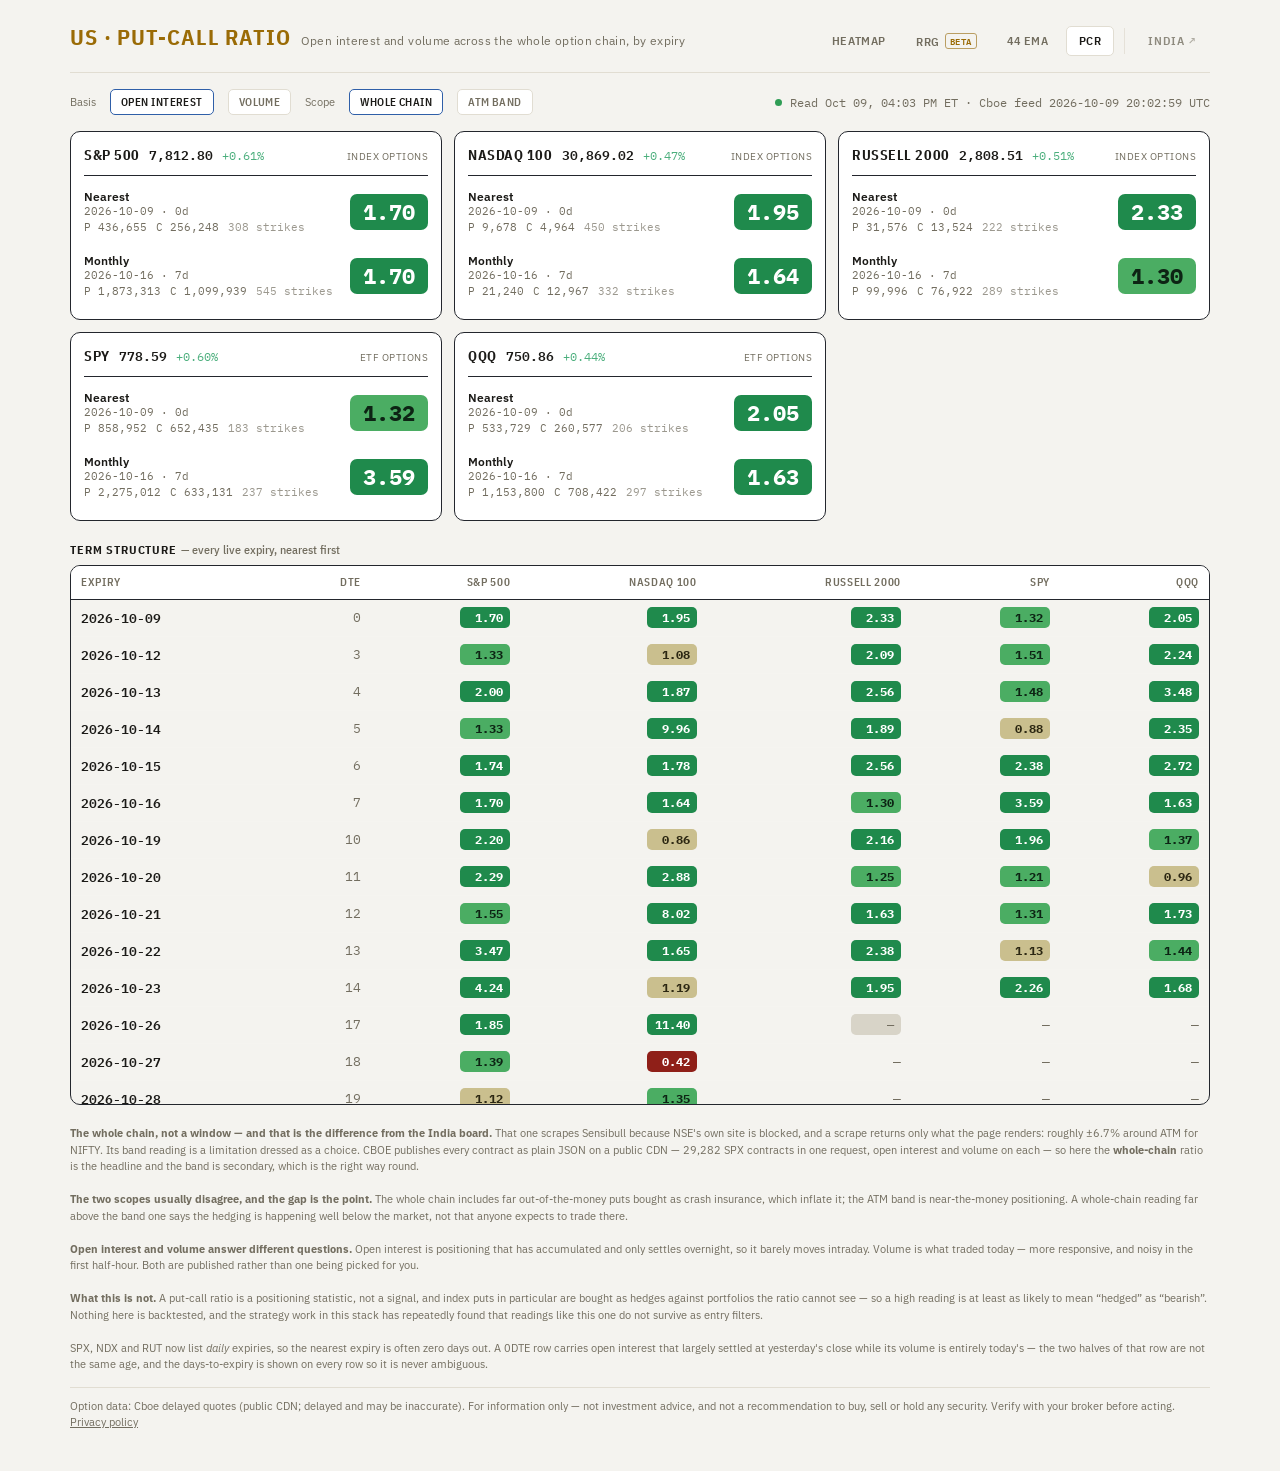
<file: pcr.html>
<!doctype html>
<html lang="en">
<head>
<meta charset="utf-8">
<meta name="viewport" content="width=device-width,initial-scale=1">
<title>US Put-Call Ratio</title>
<link rel="preconnect" href="https://fonts.gstatic.com" crossorigin>
<link rel="stylesheet" href="https://fonts.googleapis.com/css2?family=IBM+Plex+Sans+Condensed:wght@500;600;700&family=IBM+Plex+Sans:wght@400;500;600&family=IBM+Plex+Mono:wght@400;500;600;700&display=swap">
<link rel="stylesheet" href="assets/app.css?v=20261005c">
<link rel="stylesheet" href="assets/ema.css?v=20261005a">
<link rel="stylesheet" href="assets/pcr.css?v=20261005a">
</head>
<body>
<div class="wrap">
  <div class="topbar">
    <div class="brand">
      <h1>US &middot; Put-Call Ratio</h1>
      <span class="sub">Open interest and volume across the whole option chain, by expiry</span>
    </div>
    <nav class="nav">
      <a href="index.html">Heatmap</a>
      <a href="rrg.html">RRG<span class="beta">Beta</span></a>
      <a href="ema.html">44 EMA</a>
      <a href="pcr.html" class="active">PCR</a>
      <span class="nav-sep" aria-hidden="true"></span>
      <a href="../nifty-pcr-tracker/" class="away">India</a>
    </nav>
  </div>

  <div class="meta-row">
    <div class="controls" id="ctl">
      <span class="lbl">Basis</span>
      <button type="button" data-basis="oi" class="active">Open interest</button>
      <button type="button" data-basis="vol">Volume</button>
      <span class="lbl">Scope</span>
      <button type="button" data-scope="full" class="active">Whole chain</button>
      <button type="button" data-scope="band">ATM band</button>
    </div>
    <div class="status" id="statusTag"><span class="live-dot"></span><span id="statusText">Loading…</span></div>
  </div>

  <div class="pcr-cards" id="cards"></div>

  <h2 class="sect-h">Term structure <span>— every live expiry, nearest first</span></h2>
  <div class="term-wrap" id="term"></div>

  <div class="footnote">
    <strong>The whole chain, not a window — and that is the difference from the India board.</strong>
    That one scrapes Sensibull because NSE's own site is blocked, and a scrape returns only what the
    page renders: roughly &plusmn;6.7% around ATM for NIFTY. Its band reading is a limitation dressed
    as a choice. CBOE publishes every contract as plain JSON on a public CDN — 29,282 SPX contracts
    in one request, open interest and volume on each — so here the <strong>whole-chain</strong> ratio
    is the headline and the band is secondary, which is the right way round.
    <br><br>
    <strong>The two scopes usually disagree, and the gap is the point.</strong> The whole chain
    includes far out-of-the-money puts bought as crash insurance, which inflate it; the ATM band is
    near-the-money positioning. A whole-chain reading far above the band one says the hedging is
    happening well below the market, not that anyone expects to trade there.
    <br><br>
    <strong>Open interest and volume answer different questions.</strong> Open interest is
    positioning that has accumulated and only settles overnight, so it barely moves intraday. Volume
    is what traded today — more responsive, and noisy in the first half-hour. Both are published
    rather than one being picked for you.
    <br><br>
    <strong>What this is not.</strong> A put-call ratio is a positioning statistic, not a signal, and
    index puts in particular are bought as hedges against portfolios the ratio cannot see — so a high
    reading is at least as likely to mean &ldquo;hedged&rdquo; as &ldquo;bearish&rdquo;. Nothing here
    is backtested, and the strategy work in this stack has repeatedly found that readings like this
    one do not survive as entry filters.
    <br><br>
    SPX, NDX and RUT now list <em>daily</em> expiries, so the nearest expiry is often zero days out.
    A 0DTE row carries open interest that largely settled at yesterday's close while its volume is
    entirely today's — the two halves of that row are not the same age, and the days-to-expiry is
    shown on every row so it is never ambiguous.
  </div>
  <div class="disclaimer">Option data: Cboe delayed quotes (public CDN; delayed and may be inaccurate). For information only &mdash; not investment advice, and not a recommendation to buy, sell or hold any security. Verify with your broker before acting. <a href="../nifty-heatmap-web/privacy.html" style="color:inherit">Privacy policy</a></div>
</div>

<script src="assets/app.js?v=20261005c"></script>
<script>
let D=null, basis='oi', scope='full';
const esc = t => String(t).replace(/[&<>"]/g, c => ({'&':'&amp;','<':'&lt;','>':'&gt;','"':'&quot;'}[c]));
const n2 = v => (v===null||v===undefined||!isFinite(v)) ? '—' : v.toFixed(2);
const big = v => (v===null||v===undefined) ? '—' : v.toLocaleString('en-US');

/* One scale for every PCR on the page. Centred on 1.00 - equal open interest
   either side - rather than on a "neutral zone" nobody can defend. The bands
   are wide on purpose: a ratio of 1.05 is not meaningfully different from 0.95
   and colouring it as though it were would invent precision. */
function pcrBucket(v){
  if(v===null||v===undefined) return 'b-na';
  if(v >= 1.6) return 'b-strong-gain';
  if(v >= 1.2) return 'b-gain-2';
  if(v > 0.85) return 'b-flat';
  if(v > 0.6)  return 'b-loss-2';
  return 'b-strong-loss';
}
function pick(block){
  if(!block) return null;
  const src = (scope === 'band') ? block.band : block;
  if(!src) return null;
  return basis === 'vol' ? src.pcrVolume : src.pcr;
}
function legs(block){
  if(!block) return ['—','—'];
  if(scope === 'band') return ['—','—'];   // band leg totals are not published
  return basis === 'vol'
    ? [big(block.putVolume), big(block.callVolume)]
    : [big(block.putOI), big(block.callOI)];
}

function cardHtml(u){
  const near = u.nearest, mon = u.monthly;
  const row = (ttl, b) => {
    const v = pick(b);
    const [p, c] = legs(b);
    return `<div class="pcr-row">
      <div class="pcr-when"><span class="t">${ttl}</span>
        <span class="e">${esc(b.expiry)} · ${b.dte}d</span></div>
      <div class="pcr-val ${pcrBucket(v)}">${n2(v)}</div>
      <div class="pcr-legs"><span>P ${p}</span><span>C ${c}</span>
        <span class="k">${b.strikes} strikes</span></div>
    </div>`;
  };
  const up = (u.chgPct ?? 0) >= 0;
  return `<section class="pcr-card">
    <header>
      <h3>${esc(u.label)}</h3>
      <span class="px">${u.spot.toLocaleString('en-US',{minimumFractionDigits:2,maximumFractionDigits:2})}</span>
      ${u.chgPct===null||u.chgPct===undefined
        ? (u.quoteStale ? `<span class="dl stale" title="Cboe's delayed quote for this underlying has not ticked yet this session, so no change figure is shown rather than a fabricated zero. The option data beside it is current.">no tick yet</span>` : '')
        : `<span class="dl ${up?'up':'down'}">${up?'+':''}${n2(u.chgPct)}%</span>`}
      <span class="kind">${u.kind === 'index' ? 'index options' : 'ETF options'}</span>
    </header>
    ${row('Nearest', near)}
    ${row('Monthly', mon)}
    ${scope === 'band' ? `<div class="pcr-note">ATM band: ${big(near.band.low)}–${big(near.band.high)},
       ${near.band.strikes} of ${near.band.wanted} strikes around ${big(near.band.atm)}</div>` : ''}
  </section>`;
}

function termHtml(){
  const keys = Object.keys(D.underlyings);
  const all = new Map();
  keys.forEach(k => (D.underlyings[k].term || []).forEach(t => {
    if(!all.has(t.expiry)) all.set(t.expiry, {expiry: t.expiry, dte: t.dte, by: {}});
    all.get(t.expiry).by[k] = t;
  }));
  const rows = [...all.values()].sort((a,b) => a.dte - b.dte);
  if(!rows.length) return '';
  return `<table class="ema-table term-table"><thead><tr>
      <th>Expiry</th><th class="num">DTE</th>
      ${keys.map(k => `<th class="num">${esc(D.underlyings[k].label)}</th>`).join('')}
    </tr></thead><tbody>
    ${rows.map(r => `<tr>
      <td class="sym">${esc(r.expiry)}</td>
      <td class="num dim">${r.dte}</td>
      ${keys.map(k => {
        const t = r.by[k];
        if(!t) return '<td class="num dim">—</td>';
        const v = basis === 'vol' ? t.pcrVolume : t.pcr;
        return `<td class="num"><span class="pill ${pcrBucket(v)}">${n2(v)}</span></td>`;
      }).join('')}
    </tr>`).join('')}
    </tbody></table>`;
}

function paint(){
  if(!D) return;
  document.getElementById('cards').innerHTML =
    Object.values(D.underlyings).map(cardHtml).join('');
  document.getElementById('term').innerHTML = termHtml();
}

function wire(attr, set){
  document.querySelectorAll(`#ctl button[${attr}]`).forEach(b => {
    b.addEventListener('click', () => {
      document.querySelectorAll(`#ctl button[${attr}]`).forEach(o =>
        o.classList.toggle('active', o === b));
      set(b.getAttribute(attr));
      paint();
    });
  });
}
wire('data-basis', v => { basis = v; });
wire('data-scope', v => { scope = v; });

async function load(){
  try{
    const r = await fetch('data/pcr.json?t=' + Date.now(), {cache:'no-store'});
    if(!r.ok) throw new Error('HTTP ' + r.status);
    D = await r.json();
    const g = new Date(D.generatedAt);
    const fmt = g.toLocaleString('en-US', {timeZone:'America/New_York',
      day:'2-digit', month:'short', hour:'2-digit', minute:'2-digit'});
    const any = Object.values(D.underlyings)[0];
    setStatus(`Read ${fmt} ET`
      + (any && any.sourceTime ? ` · Cboe feed ${esc(any.sourceTime)} UTC` : ''), false);
    paint();
  }catch(e){
    setStatus('Could not reach data/pcr.json', true);
  }
}
load();
setInterval(load, 60000);
</script>
</body>
</html>
</file>
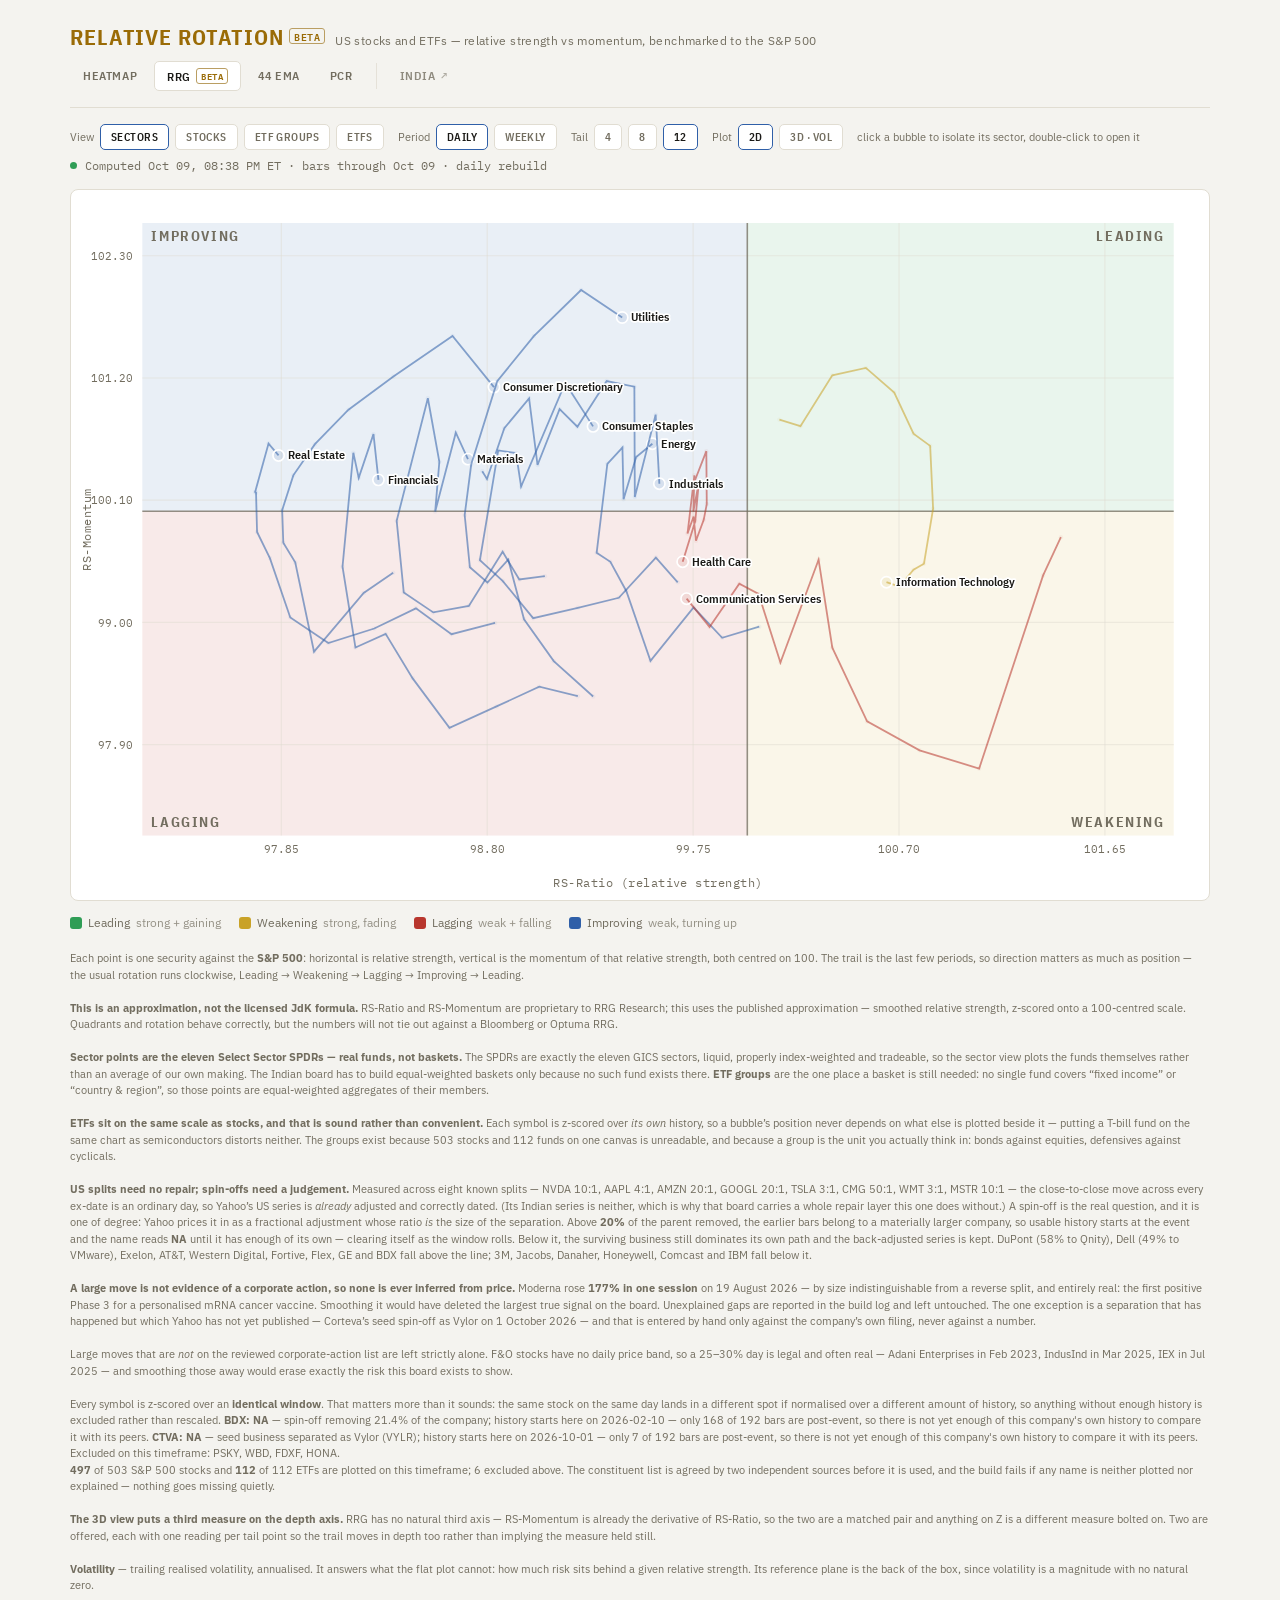
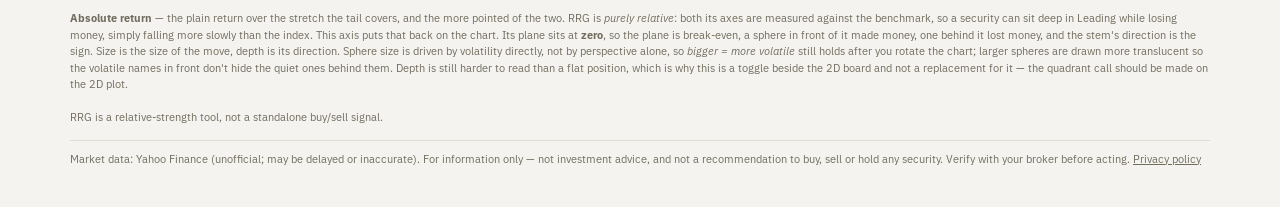
<file: rrg.html>
<!doctype html>
<html lang="en">
<head>
<meta charset="utf-8">
<meta name="viewport" content="width=device-width,initial-scale=1">
<title>US Relative Rotation Graph (Beta)</title>
<link rel="preconnect" href="https://fonts.gstatic.com" crossorigin>
<link rel="stylesheet" href="https://fonts.googleapis.com/css2?family=IBM+Plex+Sans+Condensed:wght@500;600;700&family=IBM+Plex+Sans:wght@400;500;600&family=IBM+Plex+Mono:wght@400;500;600;700&display=swap">
<link rel="stylesheet" href="assets/app.css?v=20261005c">
</head>
<body>
<div class="wrap">
  <div class="topbar">
    <div class="brand">
      <h1>Relative Rotation<span class="beta">Beta</span></h1>
      <span class="sub">US stocks and ETFs &mdash; relative strength vs momentum, benchmarked to the S&amp;P 500</span>
    </div>
    <nav class="nav">
      <a href="index.html">Heatmap</a>
      <a href="rrg.html" class="active">RRG<span class="beta">Beta</span></a>
      <a href="ema.html">44 EMA</a>
      <a href="pcr.html">PCR</a>
      <span class="nav-sep" aria-hidden="true"></span>
      <a href="../nifty-heatmap-web/" class="away">India</a>
    </nav>
  </div>

  <div class="meta-row">
    <div class="controls">
      <span class="ctl-group"><span class="lbl">View</span>
        <button type="button" data-view="sectors" class="active">Sectors</button>
        <button type="button" data-view="stocks">Stocks</button>
        <button type="button" data-view="etfGroups">ETF groups</button>
        <button type="button" data-view="etfs">ETFs</button></span>
      <span class="ctl-group"><span class="lbl">Period</span>
        <button type="button" data-period="daily" class="active">Daily</button>
        <button type="button" data-period="weekly">Weekly</button></span>
      <span class="ctl-group"><span class="lbl">Tail</span>
        <button type="button" data-tail="4">4</button>
        <button type="button" data-tail="8">8</button>
        <button type="button" data-tail="12" class="active">12</button></span>
      <span class="ctl-group"><span class="lbl">Plot</span>
        <button type="button" data-dim="2" class="active">2D</button>
        <button type="button" data-dim="3">3D &middot; vol</button></span>
      <span class="lbl" id="focusHint" hidden></span>
    </div>
    <div class="status" id="statusTag"><span class="live-dot"></span><span id="statusText">Loading…</span></div>
  </div>

  <div class="meta-row" id="sectorPickRow" hidden>
    <div class="controls">
      <span class="lbl" id="pickLbl">Sector</span>
      <select id="sectorPick"></select>
      <span class="lbl" id="pickHint"></span>
    </div>
  </div>

  <div class="meta-row" id="rotRow" hidden>
    <div class="controls">
      <span class="lbl">Z axis</span>
      <button type="button" data-z="vol" class="active">Volatility</button>
      <button type="button" data-z="ret">Absolute return</button>
      <span class="lbl" style="margin-left:10px;">Drag to rotate</span>
      <button type="button" id="resetView">Reset view</button>
      <button type="button" id="faceOn">Face on</button>
      <button type="button" id="zoomOut" aria-label="Zoom out">&minus;</button>
      <button type="button" id="zoomIn" aria-label="Zoom in">+</button>
      <span class="lbl">· pinch, or ⌥-scroll, to zoom at the pointer · shift-drag to pan · double-click to clear</span>
      <span class="lbl" id="volHint"></span>
    </div>
  </div>

  <div class="rrg-wrap">
    <svg id="chart" viewBox="0 0 1000 620" preserveAspectRatio="xMidYMid meet" role="img"
         aria-label="Relative rotation graph"></svg>
    <div class="rrg-tip" id="tip" hidden></div>
  </div>

  <p class="label-note" id="labelNote" hidden></p>
  <div class="quad-legend" id="quadLegend"></div>
  <div class="quad-legend" id="sizeLegend" hidden></div>
  <div class="quad-legend" id="indLegend" hidden></div>
  <div class="footnote ca-note" id="basketNote" hidden></div>

  <div class="footnote">
    Each point is one security against the <strong>S&amp;P 500</strong>: horizontal is relative strength,
    vertical is the momentum of that relative strength, both centred on 100. The trail is the last
    few periods, so direction matters as much as position — the usual rotation runs clockwise,
    Leading → Weakening → Lagging → Improving → Leading.
    <br><br>
    <strong>This is an approximation, not the licensed JdK formula.</strong> RS-Ratio and
    RS-Momentum are proprietary to RRG Research; this uses the published approximation — smoothed
    relative strength, z-scored onto a 100-centred scale. Quadrants and rotation behave correctly,
    but the numbers will not tie out against a Bloomberg or Optuma RRG.
    <br><br>
    <strong>Sector points are the eleven Select Sector SPDRs — real funds, not baskets.</strong>
    The SPDRs are exactly the eleven GICS sectors, liquid, properly index-weighted and tradeable,
    so the sector view plots the funds themselves rather than an average of our own making. The
    Indian board has to build equal-weighted baskets only because no such fund exists there.
    <strong>ETF groups</strong> are the one place a basket is still needed: no single fund covers
    &ldquo;fixed income&rdquo; or &ldquo;country &amp; region&rdquo;, so those points are
    equal-weighted aggregates of their members. <span id="basisNote"></span>
    <br><br>
    <strong>ETFs sit on the same scale as stocks, and that is sound rather than convenient.</strong>
    Each symbol is z-scored over <em>its own</em> history, so a bubble&rsquo;s position never depends
    on what else is plotted beside it — putting a T-bill fund on the same chart as semiconductors
    distorts neither. The groups exist because 503 stocks and 112 funds on one canvas is unreadable,
    and because a group is the unit you actually think in: bonds against equities, defensives
    against cyclicals.
    <br><br>
    <strong>US splits need no repair; spin-offs need a judgement.</strong> Measured across eight
    known splits — NVDA 10:1, AAPL 4:1, AMZN 20:1, GOOGL 20:1, TSLA 3:1, CMG 50:1, WMT 3:1,
    MSTR 10:1 — the close-to-close move across every ex-date is an ordinary day, so Yahoo&rsquo;s
    US series is <em>already</em> adjusted and correctly dated. (Its Indian series is neither,
    which is why that board carries a whole repair layer this one does without.) A spin-off is
    the real question, and it is one of degree: Yahoo prices it in as a fractional adjustment
    whose ratio <em>is</em> the size of the separation. Above <strong>20%</strong> of the parent
    removed, the earlier bars belong to a materially larger company, so usable history starts at
    the event and the name reads <strong>NA</strong> until it has enough of its own — clearing
    itself as the window rolls. Below it, the surviving business still dominates its own path and
    the back-adjusted series is kept. DuPont (58% to Qnity), Dell (49% to VMware), Exelon,
    AT&amp;T, Western Digital, Fortive, Flex, GE and BDX fall above the line; 3M, Jacobs, Danaher,
    Honeywell, Comcast and IBM fall below it.
    <br><br>
    <strong>A large move is not evidence of a corporate action, so none is ever inferred from
    price.</strong> Moderna rose <strong>177% in one session</strong> on 19 August 2026 — by size
    indistinguishable from a reverse split, and entirely real: the first positive Phase 3 for a
    personalised mRNA cancer vaccine. Smoothing it would have deleted the largest true signal on
    the board. Unexplained gaps are reported in the build log and left untouched. The one
    exception is a separation that has happened but which Yahoo has not yet published — Corteva&rsquo;s
    seed spin-off as Vylor on 1 October 2026 — and that is entered by hand only against the
    company&rsquo;s own filing, never against a number.
    <br><br>
    Large moves that are <em>not</em> on the reviewed corporate-action list are left strictly
    alone. F&amp;O stocks have no daily price band, so a 25–30% day is legal and often real —
    Adani Enterprises in Feb 2023, IndusInd in Mar 2025, IEX in Jul 2025 — and smoothing
    those away would erase exactly the risk this board exists to show.
    <br><br>
    Every symbol is z-scored over an <strong>identical window</strong>. That matters more than it
    sounds: the same stock on the same day lands in a different spot if normalised over a different
    amount of history, so anything without enough history is excluded rather than rescaled.
    <span id="exclNote"></span>
    <br><br>
    <span id="ctxNote" hidden></span>
    <strong>The 3D view puts a third measure on the depth axis.</strong> RRG has no
    natural third axis — RS-Momentum is already the derivative of RS-Ratio, so the two
    are a matched pair and anything on Z is a different measure bolted on. Two are offered,
    each with one reading per tail point so the trail moves in depth too rather than
    implying the measure held still.
    <br><br>
    <strong>Volatility</strong> — trailing realised volatility, annualised. It answers what
    the flat plot cannot: how much risk sits behind a given relative strength. Its reference
    plane is the back of the box, since volatility is a magnitude with no natural zero.
    <br><br>
    <strong>Absolute return</strong> — the plain return over the stretch the tail covers, and
    the more pointed of the two. RRG is <em>purely relative</em>: both its axes are measured
    against the benchmark, so a security can sit deep in Leading while losing money, simply
    falling more slowly than the index. This axis puts that back on the chart. Its plane sits
    at <strong>zero</strong>, so the plane is break-even, a sphere in front of it made money,
    one behind it lost money, and the stem's direction is the sign. Size is the size of the
    move, depth is its direction.
    Sphere size is driven by volatility directly, not by perspective alone, so
    <em>bigger = more volatile</em> still holds after you rotate the chart; larger spheres
    are drawn more translucent so the volatile names in front don't hide the quiet ones
    behind them. Depth is still harder to read than a flat position, which is why this is a
    toggle beside the 2D board and not a replacement for it — the quadrant call should be
    made on the 2D plot.
    <br><br>
    RRG is a relative-strength tool, not a standalone buy/sell signal.
  </div>
  <div class="disclaimer">Market data: Yahoo Finance (unofficial; may be delayed or inaccurate). For information only &mdash; not investment advice, and not a recommendation to buy, sell or hold any security. Verify with your broker before acting. <a href="../nifty-heatmap-web/privacy.html" style="color:inherit">Privacy policy</a></div>
</div>

<script src="assets/app.js?v=20261005c"></script>
<script>
const QUADS = [
  {key:'Leading',   cls:'q-lead',  label:'Leading',   hint:'strong + gaining'},
  {key:'Weakening', cls:'q-weak',  label:'Weakening', hint:'strong, fading'},
  {key:'Lagging',   cls:'q-lag',   label:'Lagging',   hint:'weak + falling'},
  {key:'Improving', cls:'q-imp',   label:'Improving', hint:'weak, turning up'},
];
function quadrant(r,m){ return r>=100 ? (m>=100?'Leading':'Weakening') : (m>=100?'Improving':'Lagging'); }
function quadCls(q){ return (QUADS.find(x=>x.key===q)||QUADS[2]).cls; }

let DATA=null, view='sectors', period='daily', tail=12, sectorPick='__all__';

/* The four views differ in which array they read and what the picker filters,
   but nothing else, so they are described in one place rather than branched
   on at every call site. `grouped` views get the picker and draw bare dots
   until one group is chosen; `flat` views are small enough to label whole. */
const VIEWS = {
  sectors:   {src:'sectors',   grouped:false, pickLabel:'Sector',
              focus:'industry', drillTo:'stocks'},
  stocks:    {src:'stocks',    grouped:true,  pickLabel:'Sector',
              focus:'sector',  pickFrom:'sectors'},
  etfGroups: {src:'etfGroups', grouped:false, pickLabel:'Group',
              focus:'industry', drillTo:'etfs'},
  etfs:      {src:'etfs',      grouped:true,  pickLabel:'Group',
              focus:'sector',  pickFrom:'etfGroups'},
};
const V = () => VIEWS[view] || VIEWS.sectors;

/* 3D camera. Volatility is the depth axis, so at yaw=0 a more volatile name
   sits nearer the viewer; yaw/pitch are nudged off zero by default so the
   depth is visible at all. */
let dim='2', zaxis='vol', yaw=-26*Math.PI/180, pitch=15*Math.PI/180;
const HOME={yaw:-26*Math.PI/180, pitch:15*Math.PI/180};

document.getElementById('quadLegend').innerHTML = QUADS.map(q =>
  `<span class="quad-key"><span class="sw ${q.cls}"></span>${q.label}<em>${q.hint}</em></span>`).join('');

function activeSeries(){
  if(!DATA) return [];
  const all = (DATA[V().src]||{})[period] || [];
  if(!V().grouped) return all;
  return sectorPick==='__all__' ? all : all.filter(s=>s.sector===sectorPick);
}

/* With every stock on screen the chart is unreadable, so "All sectors" draws
   bare dots; pick one sector and it gains labels and trails. */
function detailed(series){ return !(V().grouped && sectorPick==='__all__'); }

/* ── Chart geometry for the screen it is on ───────────────────────────
   The chart is one SVG scaled to fit its box. Drawn only for a wide screen
   (1000x620), a phone shrank it to ~36%: on a 412dp phone the plot was
   358x222px, names were ~5px tall and 10 of the 28 sector labels collided.
   So the canvas is laid out from the box's REAL width:
     k      viewBox units per CSS pixel
     fonts  max(desktop size, on-screen floor x k) - readable on a phone,
            and identical to before on a desktop, where k is ~0.9
     H      taller on phones (< 640px wide), so the plot is not a letterbox
   Fonts reach the CSS through custom properties on #chart. */
let VB={W:1000, H:620, k:1, phone:false, fs:{}};
/* Returns null when there is nothing sensible to lay out yet.

   WHY THE GUARD. Before the first layout pass the wrapper can report a
   clientWidth of 0. The original clamped that to 1px, which made k = 1000/1 =
   1000, and every padding is derived from k - PAD.l came out near 41,000
   against a 1000-unit viewBox. The quadrant rects were then emitted with
   widths like -35090, the console filled with SVG errors on every load, and
   the only reason nothing was visibly wrong is that the ResizeObserver fired
   a correct re-render moments later. "No width yet" is not an error and is
   not a layout - so it draws nothing and waits to be called back. */
function layoutChart(){
  const svg=document.getElementById('chart');
  const raw=svg.parentElement.clientWidth;
  if(!raw || raw < 200) return null;
  const cssW=Math.max(1, raw-12);   // .rrg-wrap padding
  const k=1000/cssW, phone=cssW<640;
  const H=phone ? Math.max(620, Math.round(1000*Math.min(window.innerHeight*0.62, cssW*1.3)/cssW)) : 620;
  const f=(desk,px)=>+Math.max(desk, px*k).toFixed(1);
  const fs={tick:f(10,9), axis:f(11,10), q:f(12,10), p:f(10.5,11), g:f(9.5,9), halo:f(3,2.5), haloQ:f(3.5,2.8)};
  VB={W:1000, H, k, phone, fs, rk:Math.max(1, k*0.75)};      // rk: marker scale
  svg.setAttribute('viewBox',`0 0 1000 ${H}`);
  svg.classList.toggle('phone', phone);
  for(const [n,v] of Object.entries({tick:fs.tick, axis:fs.axis, q:fs.q, p:fs.p, g:fs.g, halo:fs.halo, 'halo-q':fs.haloQ}))
    svg.style.setProperty(`--fs-${n}`, v+'px');
  return VB;
}

/* Phone-width sector names. The full name still shows in the tap tooltip. */
const SHORT_NAMES={
  'Automobile and Auto Components':'Auto', 'Fast Moving Consumer Goods':'FMCG',
  'Oil Gas & Consumable Fuels':'Oil & Gas', 'Information Technology':'IT',
  'Construction Materials':'Constr. Materials', 'Consumer Durables':'Cons. Durables',
  'Consumer Services':'Cons. Services', 'Financial Services':'Fin. Services',
  'Metals & Mining':'Metals', 'Telecommunication':'Telecom', 'Pharmaceuticals':'Pharma',
  'New Age Stocks':'New Age', 'Capital Goods':'Cap. Goods',
};
const shortName=n=>VB.phone ? (SHORT_NAMES[n]||n) : n;

const _measure=document.createElement('canvas').getContext('2d');
function textW(t, size, weight=600, fam='"IBM Plex Sans Condensed", sans-serif'){
  _measure.font=`${weight} ${size}px ${fam}`; return _measure.measureText(t).width;
}

/* Label placement. Most decisive points go first (furthest from the
   crosshair: what an RRG is read for, and where there is room); each tries
   right, left, above, then below its marker and takes the first spot that
   hits no earlier label, no marker and stays inside the plot (then the four
   diagonals). A name with no
   free spot is DROPPED rather than drawn over another - unreadable either
   way, and its marker still names itself on tap/hover. Returns the SVG and
   how many were dropped, so the page can say so. */
function placeLabels(items, box, size, blocked=[]){
  const hit=(a,b)=>a.x0<b.x1 && a.x1>b.x0 && a.y0<b.y1 && a.y1>b.y0;
  const marks=items.map(it=>({x0:it.x-it.r, y0:it.y-it.r, x1:it.x+it.r, y1:it.y+it.r, it}));
  const taken=[...blocked];
  let out='', hidden=0;
  [...items].sort((a,b)=>b.prio-a.prio).forEach(it=>{
    // Reserve the font's full line box (measured: ~0.95em above the baseline,
    // ~0.33em below), plus a hair of air - reserving only the visible glyphs
    // let stacked names touch by 1-2px.
    const w=textW(it.text,size), h=size, g=Math.max(3,size*0.3), R=it.r+g, air=size*0.06;
    const cell=(x0,base,x1)=>({x0:x0-air, y0:base-h*0.95-air, x1:x1+air, y1:base+h*0.33+air});
    const side=it.y+h*0.33, above=it.y-R-h*0.33, below=it.y+R+h*0.95;
    const spots=[
      {x:it.x+R, y:side,  a:'start',  b:cell(it.x+R,     side,  it.x+R+w)},
      {x:it.x-R, y:side,  a:'end',    b:cell(it.x-R-w,   side,  it.x-R)},
      {x:it.x,   y:above, a:'middle', b:cell(it.x-w/2,   above, it.x+w/2)},
      {x:it.x,   y:below, a:'middle', b:cell(it.x-w/2,   below, it.x+w/2)},
      // diagonals, for crowded clusters where all four sides are taken
      {x:it.x+it.r, y:above, a:'start', b:cell(it.x+it.r,   above, it.x+it.r+w)},
      {x:it.x+it.r, y:below, a:'start', b:cell(it.x+it.r,   below, it.x+it.r+w)},
      {x:it.x-it.r, y:above, a:'end',   b:cell(it.x-it.r-w, above, it.x-it.r)},
      {x:it.x-it.r, y:below, a:'end',   b:cell(it.x-it.r-w, below, it.x-it.r)},
    ];
    const ok=spots.find(c=>c.b.x0>=box.x0 && c.b.x1<=box.x1 && c.b.y0>=box.y0 && c.b.y1<=box.y1
      && !taken.some(t=>hit(t,c.b)) && !marks.some(m=>m.it!==it && hit(m,c.b)));
    if(!ok){ hidden++; return; }
    taken.push(ok.b);
    out+=`<text class="${it.cls}" x="${ok.x.toFixed(1)}" y="${ok.y.toFixed(1)}" text-anchor="${ok.a}">${it.html}</text>`;
  });
  return {out, hidden};
}

function noteHidden(hidden, total){
  const el=document.getElementById('labelNote');
  el.hidden=!hidden;
  el.textContent=hidden ? `${hidden} of ${total} names are hidden where they would overlap. Tap or hover a dot to see it.` : '';
}

function render(){
  hideTip();
  if(!layoutChart()) return;        // no usable width yet; the observer re-calls
  document.getElementById('chart').classList.toggle('d3', dim==='3');
  return dim==='3' ? render3d() : render2d();
}

function render2d(){
  const svg=document.getElementById('chart');
  const series=activeSeries();
  if(!series.length){ svg.innerHTML=''; noteHidden(0,0); return; }

  const pts=series.map(s=>({...s, tail:s.tail.slice(-tail)}));
  const show=detailed(pts);

  const xs=[], ys=[];
  pts.forEach(s=>s.tail.forEach(([r,m])=>{xs.push(r); ys.push(m);}));
  const {W,H,fs,rk}=VB;
  // r: room for half of the last x-axis number, centred on the plot edge
  const PAD={l:Math.max(58, fs.tick*4.6+8), r:Math.max(26, fs.tick*2.1), t:24, b:Math.max(52, fs.tick*1.7+fs.axis*1.7)};
  const span=(arr)=>{
    let lo=Math.min(100,...arr), hi=Math.max(100,...arr);
    const pad=Math.max((hi-lo)*0.14, 0.25);
    return [lo-pad, hi+pad];
  };
  const [x0,x1]=span(xs), [y0,y1]=span(ys);
  const px=v=>PAD.l+(v-x0)/(x1-x0)*(W-PAD.l-PAD.r);
  const py=v=>H-PAD.b-(v-y0)/(y1-y0)*(H-PAD.t-PAD.b);
  const cx=px(100), cy=py(100);

  const esc=t=>String(t).replace(/[&<>"]/g,c=>({'&':'&amp;','<':'&lt;','>':'&gt;','"':'&quot;'}[c]));
  let out='';

  // quadrant fills
  out+=`<rect class="q-lead" x="${cx}" y="${PAD.t}" width="${W-PAD.r-cx}" height="${cy-PAD.t}"/>`;
  out+=`<rect class="q-weak" x="${cx}" y="${cy}" width="${W-PAD.r-cx}" height="${H-PAD.b-cy}"/>`;
  out+=`<rect class="q-lag"  x="${PAD.l}" y="${cy}" width="${cx-PAD.l}" height="${H-PAD.b-cy}"/>`;
  out+=`<rect class="q-imp"  x="${PAD.l}" y="${PAD.t}" width="${cx-PAD.l}" height="${cy-PAD.t}"/>`;

  // ticks
  const ticks=(lo,hi)=>{const step=Math.max(0.25,+(((hi-lo)/5).toFixed(2)));const o=[];
    for(let v=Math.ceil(lo/step)*step; v<=hi; v+=step) o.push(+v.toFixed(2)); return o;};
  ticks(x0,x1).forEach(v=>{out+=`<line class="grid" x1="${px(v)}" y1="${PAD.t}" x2="${px(v)}" y2="${H-PAD.b}"/>`+
    `<text class="tick" x="${px(v)}" y="${H-PAD.b+fs.tick*1.55}" text-anchor="middle">${v.toFixed(2)}</text>`;});
  ticks(y0,y1).forEach(v=>{out+=`<line class="grid" x1="${PAD.l}" y1="${py(v)}" x2="${W-PAD.r}" y2="${py(v)}"/>`+
    `<text class="tick" x="${PAD.l-8}" y="${py(v)+fs.tick*0.38}" text-anchor="end">${v.toFixed(2)}</text>`;});

  out+=`<line class="cross" x1="${cx}" y1="${PAD.t}" x2="${cx}" y2="${H-PAD.b}"/>`;
  out+=`<line class="cross" x1="${PAD.l}" y1="${cy}" x2="${W-PAD.r}" y2="${cy}"/>`;

  const qy0=PAD.t+fs.q*1.3, qy1=H-PAD.b-fs.q*0.65;
  out+=`<text class="qlabel" x="${W-PAD.r-8}" y="${qy0}" text-anchor="end">Leading</text>`;
  out+=`<text class="qlabel" x="${PAD.l+8}" y="${qy0}">Improving</text>`;
  out+=`<text class="qlabel" x="${PAD.l+8}" y="${qy1}">Lagging</text>`;
  out+=`<text class="qlabel" x="${W-PAD.r-8}" y="${qy1}" text-anchor="end">Weakening</text>`;
  out+=`<text class="axis" x="${(PAD.l+W-PAD.r)/2}" y="${H-fs.axis*0.6}" text-anchor="middle">RS-Ratio (relative strength)</text>`;
  out+=`<text class="axis" transform="translate(${fs.axis*1.1},${(PAD.t+H-PAD.b)/2}) rotate(-90)" text-anchor="middle">RS-Momentum</text>`;
  // the corner quadrant names are obstacles for point labels
  const qw=t=>textW(t.toUpperCase(), fs.q, 700)+t.length*0.12*fs.q;   // + the CSS letter-spacing
  const qBlocks=[
    {x0:W-PAD.r-8-qw('Leading'),   y0:qy0-fs.q, x1:W-PAD.r-8,            y1:qy0+fs.q*0.3},
    {x0:PAD.l+8,                   y0:qy0-fs.q, x1:PAD.l+8+qw('Improving'), y1:qy0+fs.q*0.3},
    {x0:PAD.l+8,                   y0:qy1-fs.q, x1:PAD.l+8+qw('Lagging'),   y1:qy1+fs.q*0.3},
    {x0:W-PAD.r-8-qw('Weakening'), y0:qy1-fs.q, x1:W-PAD.r-8,            y1:qy1+fs.q*0.3},
  ];
  const labels=[];

  /* Isolation in 2D, matching the 3D view. Clicking a bubble fades everything
     outside its group rather than hiding it - the point of the gesture is to
     read one group AGAINST the rest, so the rest has to stay visible. The
     picked name's own tail is drawn even when the view is in bare-dot mode,
     which is the whole reason to click a dot in a 500-name chart. */
  const inFocus = s => !focusKey || s[focusField()]===focusKey;
  const mutedCls = s => inFocus(s) ? '' : ' muted';

  pts.forEach((s,i)=>{
    const t=s.tail, last=t[t.length-1], q=quadrant(last[0],last[1]), cls=quadCls(q);
    const mine=inFocus(s), mu=mutedCls(s), isPick=(focusName===s.name);
    // a tail appears when the view is detailed, OR when this point is inside
    // the isolated group - otherwise clicking a dot would tell you nothing
    const drawTail = show || (focusKey && mine);
    if(drawTail && t.length>1){
      out+=`<polyline class="trail ${cls}${mu}${isPick?' pick':''}" points="${t.map(([r,m])=>`${px(r).toFixed(1)},${py(m).toFixed(1)}`).join(' ')}"/>`;
      t.slice(0,-1).forEach(([r,m])=>{out+=`<circle class="dot-s ${cls}${mu}" cx="${px(r).toFixed(1)}" cy="${py(m).toFixed(1)}" r="${(2*rk).toFixed(1)}"/>`;});
    }
    const X=px(last[0]).toFixed(1), Y=py(last[1]).toFixed(1);
    const dotR=((show||(focusKey&&mine))?5:3.2)*rk;
    out+=`<circle class="dot ${cls}${mu}${isPick?' pick':''}" cx="${X}" cy="${Y}" r="${dotR.toFixed(1)}"`+
         ` data-i="${i}" tabindex="0" aria-label="${esc(s.name)} · RS ${last[0].toFixed(2)} · Mom ${last[1].toFixed(2)} · ${q}"></circle>`;
    if(show || (focusKey && mine)){ const nm=shortName(s.name)+adjMark(s.name);
      labels.push({x:+X, y:+Y, r:dotR, text:nm, html:esc(nm), cls:'plabel'+mu, prio:Math.hypot(+X-cx,+Y-cy)}); }
  });
  const placed=placeLabels(labels, {x0:PAD.l+2, y0:PAD.t+2, x1:W-PAD.r-2, y1:H-PAD.b-2}, fs.p, qBlocks);
  out+=placed.out;
  noteHidden(placed.hidden, labels.length);

  svg.innerHTML=out;
  /* Clearing is a DOUBLE-click anywhere, as in 3D: a single click on empty
     space used to clear, so an isolation could not survive an ordinary click. */
  svg.addEventListener('dblclick', e=>{
    e.preventDefault();
    if(focusKey){ focusKey=null; focusName=null; hideTip(); render2d(); syncChrome(); }
  });
  svg.querySelectorAll('.dot').forEach(el=>{
    el.addEventListener('click', e=>{
      e.stopPropagation();
      const s0=pts[+el.dataset.i];
      if(focusName===s0.name){ focusKey=null; focusName=null; }
      else { focusKey=s0[focusField()]||null; focusName=s0.name; }
      hideTip(); render2d(); syncChrome();
    });
    /* Double-click a group bubble to open its members - sectors to stocks,
       ETF groups to ETFs. The group view answers "what is turning"; the next
       question is always "what inside it", and that was three controls away. */
    el.addEventListener('dblclick', e=>{
      e.stopPropagation(); e.preventDefault();
      if(!V().drillTo) return;
      drillInto(pts[+el.dataset.i].name);
    });
    el.addEventListener('mouseenter',e=>showTip(pts[+el.dataset.i], e));
    el.addEventListener('mouseleave',hideTip);
    el.addEventListener('focus',e=>showTip(pts[+el.dataset.i], e));
    el.addEventListener('blur',hideTip);
  });
}


/* ────────────────────────── 3D view ──────────────────────────
   X = RS-Ratio, Y = RS-Momentum, Z = trailing realised volatility.

   RRG has no natural third axis - RS-Momentum is already the derivative of
   RS-Ratio, so the two are a matched pair and anything on Z is a different
   measure bolted on. Volatility is that measure here: it answers "how much
   risk am I taking for this relative strength", which the 2D plot cannot say.

   Sphere radius is driven by volatility DIRECTLY, not by perspective alone, so
   "bigger = more volatile" still holds after the chart is rotated; perspective
   only modulates it slightly. Bigger spheres are drawn more translucent so the
   volatile names in front do not hide the quiet ones behind them - which is the
   usual objection to 3D scatter plots, and the reason this sits alongside the
   2D board rather than replacing it. */

/* Industry colours are for the CONNECTING LINES only. Bubbles keep the
   quadrant palette, because quadrant is what an RRG is read on; the line is
   the thread that lets one industry be followed through a rotation. */
const INDUSTRY_COLOURS = {
  'Financials':              '#4d9de0',
  'Consumer':                '#e0724d',
  'Industrials & Energy':    '#9d7ae0',
  'Healthcare & Technology': '#3fb08a',
};
let zoom = 1;               // scroll wheel; clamped in the handler
/* Camera pan, in screen units. Zoom alone could not reach the corners:
   the globe was always re-centred in the viewport, so magnifying pushed
   the quadrant corners off-screen and the only drag gesture rotated the
   globe away instead of moving the camera. Two things fix that - the
   wheel now zooms toward the POINTER (put the cursor on what you want
   and it comes to you), and shift/right-drag moves the camera. */
let panX = 0, panY = 0;
let VIEW = null;            // last projection, so the wheel can zoom at a point
/* Click-to-isolate. At rest the globe shows position only - 24 sectors, or
   229 stocks, each trailing 12 periods was the clutter.

   WHAT A CLICK ISOLATES DEPENDS ON THE VIEW, because the useful peer group
   differs. Among STOCKS it is the SECTOR: 3 to 19 names, tight enough to read
   and the group an individual stock is actually judged against. Among SECTORS
   the bubble IS a sector, so the only grouping left is the broad INDUSTRY.
   Whichever it is, the group keeps full colour, its names and its trails, and
   everything else recedes. Click again, or anywhere off a bubble, to clear. */
const focusField = () => V().focus;
let focusKey = null, focusName = null;

const CAM_D = 3.4;          // camera distance in world units
const Z_HALF = 0.85;        // depth half-extent of the data
const R_MIN = 5, R_MAX = 21;
const OP_MIN = 0.34, OP_MAX = 0.93;   // large -> translucent, small -> opaque

function rot(wx, wy, wz){
  const ca=Math.cos(yaw), sa=Math.sin(yaw);
  const x1 =  wx*ca + wz*sa;
  const z1 = -wx*sa + wz*ca;
  const cb=Math.cos(pitch), sb=Math.sin(pitch);
  const y2 = wy*cb - z1*sb;
  const z2 = wy*sb + z1*cb;
  const s  = CAM_D/(CAM_D - z2);
  return {x:x1*s, y:-y2*s, z:z2, s};
}

function render3d(){
  const svg=document.getElementById('chart');
  const {W,H,fs,rk}=VB;

  /* The Z toggle now chooses what SIZE carries, not what the radius means.
     The radius is always conviction (see radOf below), so this is the free
     channel. */
  const Z = zaxis==='ret' ? {
    key:'ret', name:'absolute return', size:'size of the move',
    fmt:v=>(v>=0?'+':'')+v.toFixed(1)+'%', signed:true,
  } : {
    key:'vol', name:'volatility', size:'volatility',
    fmt:v=>v.toFixed(0)+'%', signed:false,
  };

  const series=activeSeries()
    .map(s=>({...s, tail:s.tail.slice(-tail), z:(s[Z.key]||[]).slice(-tail)}))
    .filter(s=>s.z.length===s.tail.length && s.z.every(v=>v!=null));
  const novol=activeSeries().length - series.length;
  document.getElementById('volHint').textContent = series.length
    ? `${series.length} plotted${novol?` · ${novol} without a full ${Z.name} window`:''}`
    : `nothing has a full ${Z.name} window on this timeframe`;
  if(!series.length){ svg.innerHTML=''; noteHidden(0,0); return; }

  const show=detailed(series) || zoom >= 1.5;
  const clamp=(v,a,b)=>Math.min(b,Math.max(a,v));
  const asinh=v=>Math.log(v+Math.sqrt(v*v+1));
  const medOf=a=>{const s=[...a].sort((x,y)=>x-y); return Math.max(1e-6, s[Math.floor(s.length/2)]||1);};

  const xs=[], ys=[], vs=[], ds=[];
  series.forEach(s=>{
    s.tail.forEach(([r,m])=>{xs.push(r);ys.push(m);ds.push(Math.hypot(r-100,m-100));});
    s.z.forEach(v=>vs.push(Z.signed?Math.abs(v):v));
  });

  /* ── angles: longitude = RS-Ratio, latitude = RS-Momentum ─────────────
     Equator is RS-Momentum 100, prime meridian is RS-Ratio 100. Together
     they cut the globe into the four RRG quadrants: east is strong, north is
     gaining, so Leading is the north-east face and so on round. */
  /* Longitude stops at 84 degrees, not 150. At 150 the extremes of RS-Ratio
     wrapped onto the FAR side of the globe, so the most decisive names - the
     ones most worth seeing - were the ones hidden behind it. Inside 90 every
     name sits on the near hemisphere, so face on the map reads like a flat
     RRG with nothing behind anything, and rotating is what adds depth rather
     than what rescues hidden points. Latitude stays at 72 so nothing lands on
     a pole, where longitude stops meaning anything. */
  const LON = 84*Math.PI/180, LAT = 72*Math.PI/180, R_FLOOR = 0.14;
  const sx_=medOf(xs.map(v=>Math.abs(v-100))), sy_=medOf(ys.map(v=>Math.abs(v-100)));
  const mx_=Math.max(1e-6,...xs.map(v=>Math.abs(v-100))), my_=Math.max(1e-6,...ys.map(v=>Math.abs(v-100)));
  const lonOf = rs => clamp(Math.sign(rs-100)*asinh(Math.abs(rs-100)/sx_)/asinh(mx_/sx_),-1,1)*LON;
  const latOf = mm => clamp(Math.sign(mm-100)*asinh(Math.abs(mm-100)/sy_)/asinh(my_/sy_),-1,1)*LAT;

  /* ── radius: CONVICTION, not a bolted-on metric ───────────────────────
     Distance from the 100/100 crosshair. The centre is where a name has no
     meaningful relative strength either way and its quadrant label barely
     means anything, because a tiny move flips it; the shell is where it sits
     decisively in its quadrant.

     Measured on the live tails, this is what earns the geometry: a stock in
     the inner band changes quadrant on 32.7% of steps against 12.8% out at
     the shell, 2.6x more often. So a bubble falling inward is a trend losing
     conviction BEFORE the quadrant label changes, and rotation genuinely
     happens through the middle. asinh-scaled like the angles - ordered by
     distance, not proportional to it. */
  const sd_=medOf(ds), md_=Math.max(1e-6,...ds);
  const radOf = (rs,mm) => {
    const t = asinh(Math.hypot(rs-100,mm-100)/sd_)/asinh(md_/sd_);
    return R_FLOOR + (1-R_FLOOR)*clamp(t,0,1);
  };

  const world=(lon,lat,r)=>[ r*Math.cos(lat)*Math.sin(lon), r*Math.sin(lat), r*Math.cos(lat)*Math.cos(lon) ];
  const wOf=(rs,mm)=>world(lonOf(rs), latOf(mm), radOf(rs,mm));

  // size carries the Z metric
  const sz0=Math.min(...vs), sz1=Math.max(...vs);
  const szN=v=>(sz1-sz0<1e-9)?0.5:clamp(((Z.signed?Math.abs(v):v)-sz0)/(sz1-sz0),0,1);

  /* Fit to the DOME, not to a whole sphere. Fitting the sphere reserved room
     for a half that is never drawn, so the dome sat smaller than it needed to
     once rotated. */
  const probe=[];
  for(let la=-90; la<=90; la+=15)
    for(let lo=-90; lo<=90; lo+=15)
      probe.push(rot(...world(lo*Math.PI/180, la*Math.PI/180, 1)));
  const bx0=Math.min(...probe.map(p=>p.x)), bx1=Math.max(...probe.map(p=>p.x));
  const by0=Math.min(...probe.map(p=>p.y)), by1=Math.max(...probe.map(p=>p.y));
  const M=64;
  const k=Math.min((W-2*M)/Math.max(bx1-bx0,1e-6), (H-2*M)/Math.max(by1-by0,1e-6))*zoom;
  const bcx=(bx0+bx1)/2, bcy=(by0+by1)/2;
  const ox=W/2-k*bcx+panX, oy=H/2-k*bcy+panY;
  VIEW={k,ox,oy,bcx,bcy,W,H};
  const P=(wx,wy,wz)=>{ const p=rot(wx,wy,wz); return {x:ox+k*p.x, y:oy+k*p.y, z:p.z, s:p.s}; };
  const pt=(rs,mm)=>P(...wOf(rs,mm));

  const esc=t=>String(t).replace(/[&<>"]/g,c=>({'&':'&amp;','<':'&lt;','>':'&gt;','"':'&quot;'}[c]));
  const xy=p=>`${p.x.toFixed(1)},${p.y.toFixed(1)}`;

  /* ── front / back ─────────────────────────────────────────────────────
     A wireframe globe is transparent, so the far side shows straight through
     and the two halves of every quadrant overlap - which makes the map
     unreadable. Everything is therefore split by depth and drawn in three
     passes: the far half, then a translucent globe body that occludes it,
     then the near half. The far half stays faintly visible for context
     instead of vanishing, so a rotation never makes points pop in and out. */
  let back='', body='', front='';
  const put=(depth, svgStr)=>{ if(depth<0) back+=svgStr; else front+=svgStr; };

  const arcSplit=(fn, cls, a0=0, a1=360)=>{
    let run=[], runDepth=null;
    const flush=()=>{ if(run.length>1) put(runDepth, `<polyline class="${cls}${runDepth<0?' far':''}" points="${run.join(' ')}"/>`); run=[]; };
    for(let a=a0;a<=a1;a+=3){
      const t=a*Math.PI/180, w=fn(t), p=P(...w), dep=p.z<0?-1:1;
      if(runDepth===null) runDepth=dep;
      if(dep!==runDepth){ run.push(xy(p)); flush(); runDepth=dep; }
      run.push(xy(p));
    }
    flush();
  };

  front+='<defs>'+QUADS.map(q=>
    `<radialGradient id="sph-${q.cls}" cx="34%" cy="28%" r="72%">`+
    `<stop offset="0%" stop-color="#ffffff" stop-opacity="0.72"/>`+
    `<stop offset="42%" stop-color="var(--${q.cls})"/>`+
    `<stop offset="100%" stop-color="var(--${q.cls})" stop-opacity="0.82"/>`+
    `</radialGradient>`).join('')+'</defs>';

  /* A DOME, not a sphere. Longitude is capped inside +/-90 so that every
     name keeps positive depth and nothing can hide behind the globe - which
     leaves the far hemisphere permanently empty. Drawing it anyway was just a
     dark half that invited the question "what is over there?", so the frame
     now stops at the rim and the shape matches the data it holds. */
  arcSplit(t=>world(t,0,1), 'globe equator',  -90, 90);   // equator  = Mom 100
  arcSplit(t=>world(0,t,1), 'globe meridian', -90, 90);   // meridian = RS 100
  arcSplit(t=>[Math.cos(t), Math.sin(t), 0], 'globe rim');  // the dome's edge
  [-0.9,-0.45,0.45,0.9].forEach(f=>{
    arcSplit(t=>world(t, f*LAT, 1), 'globe faint', -90, 90);
    arcSplit(t=>world(f*LON, t, 1), 'globe faint', -90, 90);
  });

  /* ── the globe body: four tinted quadrant faces ───────────────────────
     This is what stops the far side showing through, and it does double duty.
     A plain occluder would declutter but say nothing; shading each quadrant's
     own face means the separation between quadrants IS the thing doing the
     hiding. Face on, the near faces cover the far half and the map reads like
     a flat RRG; rotate, and the faces turn away to reveal what was behind.

     A base disc sits underneath because the four faces only span the
     +/-150 x +/-72 degree box, leaving the polar caps and the far gap
     uncovered. */
  const Oc=P(0,0,0);
  /* The dome's silhouette is no longer a circle - rotate it and the rim
     becomes an ellipse with the cap bulging past it. A hemisphere is convex,
     so its outline is exactly the convex hull of its projected surface: dense
     samples, then a monotone-chain hull. Cheap, and correct at every angle. */
  const surf=[];
  for(let la=-90; la<=90; la+=10)
    for(let lo=-90; lo<=90; lo+=10){
      const q0=P(...world(lo*Math.PI/180, la*Math.PI/180, 1));
      surf.push([q0.x,q0.y]);
    }
  const hull=(pts)=>{
    pts=pts.slice().sort((a,b)=>a[0]-b[0]||a[1]-b[1]);
    const cr=(o,a,b)=>(a[0]-o[0])*(b[1]-o[1])-(a[1]-o[1])*(b[0]-o[0]);
    const half=(arr)=>{const h=[];for(const q of arr){while(h.length>1&&cr(h[h.length-2],h[h.length-1],q)<=0)h.pop();h.push(q);}return h;};
    const lo=half(pts), hi=half(pts.slice().reverse());
    return lo.slice(0,-1).concat(hi.slice(0,-1));
  };
  body=`<polygon class="globe-body" points="${hull(surf).map(q=>`${q[0].toFixed(1)},${q[1].toFixed(1)}`).join(' ')}"/>`;

  const walk=(from,to,fn,out2)=>{const N=18;for(let i=0;i<=N;i++){out2.push(xy(P(...fn(from+(to-from)*i/N))));}};
  const quadFace=(ls,lt,cls)=>{
    const pts=[];
    walk(0, ls*LON, u=>world(u, 0, 1), pts);                 // along the equator
    walk(0, lt*LAT, u=>world(ls*LON, u, 1), pts);            // up the far meridian
    walk(ls*LON, 0, u=>world(u, lt*LAT, 1), pts);            // back along the parallel
    walk(lt*LAT, 0, u=>world(0, u, 1), pts);                 // down the prime meridian
    return `<polygon class="quad-face ${cls}" points="${pts.join(' ')}"/>`;
  };
  body += quadFace( 1,  1, 'q-lead') + quadFace( 1, -1, 'q-weak')
        + quadFace(-1, -1, 'q-lag')  + quadFace(-1,  1, 'q-imp');

  // equator and meridian, named on the front where they can be read
  // Guide names are collected, not drawn yet: they go down after the quadrant
  // names, and one that would land on a quadrant name is skipped (the
  // quadrant matters more; the guide line itself still shows).
  const marks=[];
  const mark=(w,txt,cls)=>{const p=P(...w); if(p.z<0) return;
    const hw=(textW(txt, fs.g, 400, '"IBM Plex Sans", sans-serif')+txt.length*0.08*fs.g)/2+2;
    const y=p.y-fs.g*0.6;
    marks.push({x:p.x, y, txt, cls, b:{x0:p.x-hw, y0:y-fs.g*1.0, x1:p.x+hw, y1:y+fs.g*0.35}});};
  mark(world(LON*0.55,0,1.0), 'EQUATOR · momentum 100', 'eq');
  mark(world(0,LAT*0.62,1.0), 'prime meridian · RS-Ratio 100', 'mer');

  // face names sit just off the dome; on a narrow canvas that can be past the
  // frame edge, so they are held inside it
  const face=(lon,lat,txt,cls)=>{const p=P(...world(lon,lat,1.18));
    const hw=(textW(txt, fs.q, 700)+txt.length*0.12*fs.q)/2+4;
    const x=Math.min(W-hw, Math.max(hw, p.x)), y=Math.min(H-fs.axis*2, Math.max(fs.q*1.2, p.y));
    if(p.z>=0) faceBlocks.push({x0:x-hw, y0:y-fs.q, x1:x+hw, y1:y+fs.q*0.35});
    put(p.z, `<text class="qlabel halo ${cls}${p.z<0?' far':''}" x="${x.toFixed(1)}" y="${y.toFixed(1)}" text-anchor="middle">${txt}</text>`);};
  const faceBlocks=[];
  face( LON*0.5,  LAT*0.5, 'LEADING',   'q-lead');
  face( LON*0.5, -LAT*0.5, 'WEAKENING', 'q-weak');
  face(-LON*0.5, -LAT*0.5, 'LAGGING',   'q-lag');
  face(-LON*0.5,  LAT*0.5, 'IMPROVING', 'q-imp');
  const overlaps=(a,b)=>a.x0<b.x1 && a.x1>b.x0 && a.y0<b.y1 && a.y1>b.y0;
  marks.forEach(m=>{
    if(faceBlocks.some(f=>overlaps(f,m.b))) return;
    front+=`<text class="glabel halo ${m.cls}" x="${m.x.toFixed(1)}" y="${m.y.toFixed(1)}" text-anchor="middle">${m.txt}</text>`;
    faceBlocks.push(m.b);                      // point labels steer clear of it too
  });

  front+=`<circle class="origin" cx="${Oc.x.toFixed(1)}" cy="${Oc.y.toFixed(1)}" r="${(3*rk).toFixed(1)}"/>`;
  front+=`<text class="tick halo" x="${Oc.x.toFixed(1)}" y="${(Oc.y+fs.tick*1.6).toFixed(1)}" text-anchor="middle">no conviction</text>`;
  /* The full caption is ~95 characters - wider than a phone at a readable
     size - so phones get the short form; the legend below spells it out. */
  const caption=[
    `longitude = RS-Ratio · latitude = RS-Momentum · out from centre = conviction · size = ${Z.size}`,
    `lon = RS-Ratio · lat = momentum · radius = conviction`,
    `radius = conviction`,
  ].find(c=>textW(c, fs.axis, 400, '"IBM Plex Mono", monospace')*1.04 <= W-16);
  if(caption) front+=`<text class="axis" x="${W/2}" y="${H-fs.axis*0.7}" text-anchor="middle">${caption}</text>`;
  const labels3=[];

  /* The industry thread is drawn ONLY for the industry in focus. Shown for
     all four at once it was four more polylines through a space already full
     of trails; shown for one, it is the thing that lets that industry be
     followed through a rotation. */
  /* STOCKS VIEW ONLY. In the sector map a thread joins at most a handful of
     big points and reads as clutter, so there are no connecting lines there
     at all - clicking still isolates the industry, it just does it by
     dimming. Among stocks the line is what makes an industry followable. */
  if(focusKey && V().grouped){
    const mem=series.filter(sx=>sx[focusField()]===focusKey);
    if(mem.length>1){
      const col=INDUSTRY_COLOURS[mem[0].industry]||'var(--text-dim)';
      const seq=mem.map(sx=>({last:sx.tail[sx.tail.length-1]})).sort((a,b)=>a.last[0]-b.last[0]);
      for(let i=1;i<seq.length;i++){
        const A=pt(seq[i-1].last[0],seq[i-1].last[1]), B=pt(seq[i].last[0],seq[i].last[1]);
        const dep=(A.z+B.z)/2;
        put(dep, `<line class="ind-thread${dep<0?' far':''}" x1="${A.x.toFixed(1)}" y1="${A.y.toFixed(1)}" x2="${B.x.toFixed(1)}" y2="${B.y.toFixed(1)}" stroke="${col}"/>`);
      }
    }
  }

  series.map((s,i)=>{
    const last=s.tail[s.tail.length-1];
    return {s, i, last, lv:s.z[s.z.length-1], p:pt(last[0],last[1])};
  }).sort((a,b)=>a.p.z-b.p.z).forEach(({s,i,last,lv,p})=>{
    const q=quadrant(last[0],last[1]), cls=quadCls(q), far=p.z<0;
    const onStage = !focusKey || s[focusField()]===focusKey;
    const isPick  = focusName && s.name===focusName;
    const t=Math.sqrt(szN(lv));
    const r=(R_MIN+(R_MAX-R_MIN)*t)*(0.78+0.22*p.s)*(show?1:0.62)*Math.sqrt(zoom)*rk;
    const op=OP_MAX-(OP_MAX-OP_MIN)*t;
    let g='';
    /* Trails are the clutter, so they appear only for the group in focus -
       and inside that group the one you actually CLICKED is the loud one.
       A group trail at a uniform weight answers "where has this lot been"
       but not "which of these did I pick", which is the question a click
       asks. The pick gets full weight plus a dot per period, so its
       direction and its pace are both readable; the peers stay faint
       enough to be context. */
    if(onStage && focusKey && s.tail.length>1){
      const pts=s.tail.map(([rr,mm])=>pt(rr,mm));
      const path=pts.map(xy).join(' ');
      g+=`<polyline class="trail t3 ${cls}${isPick?' pick':''}${far?' far':''}" points="${path}"/>`;
      if(isPick) pts.slice(0,-1).forEach(q0=>{
        g+=`<circle class="dot-s t3 ${cls}${far?' far':''}" cx="${q0.x.toFixed(1)}" cy="${q0.y.toFixed(1)}" r="2.1"/>`;
      });
    }
    g+=`<circle class="sph ${cls}${s.cashOnly?' cash':''}${far?' far':''}${onStage?'':' muted'}${isPick?' picked':''}" cx="${p.x.toFixed(1)}" cy="${p.y.toFixed(1)}"`+
       ` r="${r.toFixed(1)}" fill="url(#sph-${cls})" fill-opacity="${op.toFixed(2)}"`+
       ` data-i="${i}" tabindex="0"`+
       ` aria-label="${esc(s.name)} · RS ${last[0].toFixed(2)} · Mom ${last[1].toFixed(2)} · ${q}`+
       ` · conviction ${Math.hypot(last[0]-100,last[1]-100).toFixed(2)} · ${Z.name} ${Z.fmt(lv)}`+
       `${s.industry?' · '+esc(s.industry):''}"></circle>`;
    // in focus mode only the chosen industry keeps its names
    if(!far && (focusKey ? onStage : show)){
      const nm=shortName(s.name)+adjMark(s.name);
      labels3.push({x:p.x, y:p.y, r, text:nm, html:esc(nm), cls:`plabel halo${onStage?'':' muted'}`,
                    prio:(isPick?1e9:0)+(onStage?1e6:0)+Math.hypot(p.x-Oc.x,p.y-Oc.y)});
    }
    put(p.z, g);
  });
  // labels go on top, placed so none lands on another (a picked name always wins)
  const placed3=placeLabels(labels3, {x0:4, y0:4, x1:W-4, y1:H-fs.axis*1.6}, fs.p, faceBlocks);
  front+=placed3.out;
  noteHidden(placed3.hidden, labels3.length);

  svg.innerHTML = back + body + front;
  /* Clearing is a DOUBLE-click, anywhere. A single click on empty space used
     to clear, which meant an isolation could not survive an ordinary click or
     the end of a drag - so the group you had just picked kept vanishing. */
  svg.addEventListener('dblclick', e=>{
    e.preventDefault();
    if(focusKey){ focusKey=null; focusName=null; hideTip(); render3d(); }
  });
  svg.querySelectorAll('.sph').forEach(el=>{
    el.addEventListener('click', e=>{
      e.stopPropagation();
      if(window.__rrgDragged && window.__rrgDragged()) return;   // that was a rotate
      const s0=series[+el.dataset.i];
      if(focusName===s0.name){ focusKey=null; focusName=null; }
      else { focusKey=s0[focusField()]||null; focusName=s0.name; }
      hideTip(); render3d();
      if(window.__rrgFrame) window.__rrgFrame();   // only if the tail is unreadably small
    });
    /* Double-click a SECTOR bubble to open its constituents. The sector view
       answers "which sectors are turning"; the obvious next question is
       "which names inside this one", and that was three controls away. */
    el.addEventListener('dblclick', e=>{
      e.stopPropagation(); e.preventDefault();
      if(!V().drillTo) return;
      drillInto(series[+el.dataset.i].name);
    });
    el.addEventListener('mouseenter',e=>showTip(series[+el.dataset.i], e));
    el.addEventListener('mouseleave',hideTip);
    el.addEventListener('focus',e=>showTip(series[+el.dataset.i], e));
    el.addEventListener('blur',hideTip);
  });

  document.getElementById('indLegend').hidden = true;

  document.getElementById('sizeLegend').innerHTML =
    (focusKey
      ? `<span class="quad-key"><strong>${focusKey}</strong>&nbsp;isolated (${series.filter(sx=>sx[focusField()]===focusKey).length} of ${series.length}) — double-click anywhere to clear</span>`
      : `<span class="quad-key">click a bubble to isolate its ${V().grouped?(V().pickLabel.toLowerCase()+', and link it'):'group'}</span>`)+
    `<span class="quad-key"><strong>centre</strong>&nbsp;= on the crosshair, quadrant barely means anything</span>`+
    `<span class="quad-key"><strong>shell</strong>&nbsp;= decisively in its quadrant</span>`+
    `<span class="quad-key"><span class="sz sz-lo"></span>low ${Z.size} — small, opaque</span>`+
    `<span class="quad-key"><span class="sz sz-hi"></span>high ${Z.size} — large, translucent</span>`;
}

/* ── rotation by drag / arrow keys ── */
(function(){
  const svg=document.getElementById('chart');
  let drag=null;
  /* Pointer position in viewBox units. The svg uses preserveAspectRatio
     xMidYMid meet, so the drawing is letterboxed inside the element and a
     raw client offset is not a viewBox coordinate. */
  const scaleOf=()=>{ const r=svg.getBoundingClientRect();
    const sc=Math.min(r.width/VB.W, r.height/VB.H);
    return (sc>0 && isFinite(sc)) ? {r,sc} : null; };   // 0 while laid out/hidden
  const toView=(cx,cy)=>{
    const g=scaleOf(); if(!g) return null;
    const {r,sc}=g;
    return { x:(cx-r.left-(r.width-VB.W*sc)/2)/sc, y:(cy-r.top-(r.height-VB.H*sc)/2)/sc };
  };
  const clampPan=()=>{ panX=Math.max(-900,Math.min(900,panX));
                       panY=Math.max(-560,Math.min(560,panY)); };
  /* A rotate re-renders, which replaces svg.innerHTML - and a click only
     fires when pointerdown and pointerup land on the SAME element. So a
     single pixel of hand jitter between press and release destroyed the
     circle mid-click and the click event never happened: bubbles looked
     unclickable with a real mouse, while synthetic events (which never
     move) worked fine. Nothing moves until the pointer has travelled
     past SLOP, and a gesture that did move suppresses the click it would
     otherwise end with. */
  const SLOP=4;
  let suppressClick=false;
  const start=(x,y,mode)=>{ drag={x,y,yaw,pitch,panX,panY,mode,moved:false}; suppressClick=false; hideTip(); };
  const move=(x,y)=>{
    if(!drag) return;
    if(!drag.moved){
      if(Math.hypot(x-drag.x, y-drag.y) < SLOP) return;
      drag.moved=true; suppressClick=true;
    }
    if(drag.mode==='pan'){
      const g=scaleOf(); if(!g) return;
      panX=drag.panX+(x-drag.x)/g.sc; panY=drag.panY+(y-drag.y)/g.sc;
      clampPan(); render3d(); return;
    }
    /* Both axes follow the mouse, as if the globe's front face were being
       dragged. Pitch used to be negated, so horizontal tracked the pointer
       while vertical fought it - verified against the projection: raising
       pitch moves the TOP point DOWN the screen, so dragging down must RAISE
       pitch, not lower it. */
    yaw = drag.yaw + (x-drag.x)*0.006;
    pitch = Math.max(-1.35, Math.min(1.35, drag.pitch + (y-drag.y)*0.006));
    render3d();
  };
  const end=()=>{ drag=null; };
  window.__rrgDragged = () => suppressClick;
  /* The drag is tracked on WINDOW, not by capturing the pointer on the svg.
     setPointerCapture retargets every later event - including the click -
     to the capture element, so pointerdown landed on a bubble but the click
     arrived at <svg>, and the per-bubble handler never ran. That is why
     clicking a bubble did nothing with a real mouse: measured, pointerdown
     target polygon.quad-face / click target svg.d3. Window listeners keep
     a drag alive outside the svg without touching click targeting. */
  const onMove=e=>move(e.clientX,e.clientY);
  const onUp=()=>{ end();
    window.removeEventListener('pointermove',onMove);
    window.removeEventListener('pointerup',onUp);
    window.removeEventListener('pointercancel',onUp); };
  svg.addEventListener('pointerdown',e=>{ if(dim!=='3') return;
    const pan = e.shiftKey || e.button===1 || e.button===2;
    if(pan) e.preventDefault();
    start(e.clientX,e.clientY, pan?'pan':'rotate');
    window.addEventListener('pointermove',onMove);
    window.addEventListener('pointerup',onUp);
    window.addEventListener('pointercancel',onUp); });
  svg.addEventListener('contextmenu',e=>{ if(dim==='3') e.preventDefault(); });
  /* ZOOMING, AND WHY IT TAKES FOUR PATHS.
     A plain wheel must scroll the PAGE - taking the wheel outright left the
     page frozen whenever the cursor sat over the globe, which after clicking
     a bubble is exactly where it is. So zoom needs its own gesture, and no
     single gesture survives every browser:

       - Chrome/Firefox report a trackpad pinch as ctrl+wheel.
       - SAFARI DOES NOT. It has its own gesturestart/gesturechange events
         and never synthesises ctrl+wheel, so the ctrl+wheel path alone is
         dead on Safari - which is what "pinch to zoom does nothing" was.
       - CMD+scroll is Safari's own page zoom, so asking for it hands the
         gesture to the browser instead. Dropped; Option/Alt is not claimed
         by any of them and works with an ordinary mouse wheel.
       - And the buttons below need no gesture at all, so there is always
         one path that no OS or browser setting can intercept.

     All four funnel into zoomAt(), so the zoom-toward-the-pointer maths
     lives in one place. */
  function zoomAt(factor, clientX, clientY){
    const next = Math.min(6, Math.max(0.5, zoom * factor));
    if(next === zoom) return;
    /* Hold the world point under the pointer still. Without this the
       corners are unreachable: every zoom step re-centres the globe and
       walks them further off-screen. */
    const c = (VIEW && clientX!=null) ? toView(clientX, clientY) : null;
    if(c){
      const u=(c.x-VIEW.ox)/VIEW.k, v=(c.y-VIEW.oy)/VIEW.k;
      const k2=VIEW.k*(next/zoom);
      const nx = c.x - k2*u - (VIEW.W/2 - k2*VIEW.bcx);
      const ny = c.y - k2*v - (VIEW.H/2 - k2*VIEW.bcy);
      if(isFinite(nx) && isFinite(ny)){ panX=nx; panY=ny; }   // never NaN the view
    }
    zoom = next;
    if(zoom<=1){ panX=0; panY=0; }   // zooming back out re-centres
    clampPan();
    hideTip(); render3d();
  }
  window.__rrgZoom = () => zoom;     // for verification

  svg.addEventListener('wheel',e=>{
    if(dim!=='3') return;
    if(!(e.ctrlKey || e.altKey)) return;   // plain wheel: let the page scroll
    e.preventDefault();
    zoomAt(e.deltaY < 0 ? 1.12 : 1/1.12, e.clientX, e.clientY);
  }, {passive:false});

  /* Safari's pinch. e.scale is cumulative from the gesture start, so it is
     differenced against the last sample to get a per-event factor. */
  let gScale=1;
  svg.addEventListener('gesturestart', e=>{ if(dim!=='3') return;
    e.preventDefault(); gScale=1; });
  svg.addEventListener('gesturechange', e=>{ if(dim!=='3') return;
    e.preventDefault();
    const f = e.scale / (gScale || 1); gScale = e.scale;
    if(isFinite(f) && f>0) zoomAt(f, e.clientX, e.clientY);
  });
  svg.addEventListener('gestureend', e=>{ if(dim==='3') e.preventDefault(); });

  // the gesture-free path: zoom about the centre of the view
  const btnZoom=f=>()=>{ const r=svg.getBoundingClientRect();
    zoomAt(f, r.left+r.width/2, r.top+r.height/2); };
  document.getElementById('zoomIn').addEventListener('click', btnZoom(1.35));
  document.getElementById('zoomOut').addEventListener('click', btnZoom(1/1.35));
  document.getElementById('resetView').addEventListener('click',()=>{
    yaw=HOME.yaw; pitch=HOME.pitch; zoom=1; panX=0; panY=0; render3d(); });
  document.getElementById('faceOn').addEventListener('click',()=>{
    yaw=0; pitch=0; render3d(); });

  /* A picked stock's tail was rendering all along - at about 36x85px, which
     is a scribble, not a tail. Sector funds are smooth, so their arcs
     are long; stocks put 229 names on the same globe, so one name's twelve
     periods occupy a few dozen pixels and read as nothing at all.

     So: after a pick, if its tail is too small to follow, frame it. Only
     then - a sector's tail is already legible and is left exactly where it
     was. Reset view, or clearing the pick, undoes it. */
  /* Legibility is the MEDIAN STEP between consecutive periods, not the
     bounding box. A tail that doubles back on itself can span a wide box
     while every hop is a few pixels - which is exactly the stocks case.
     Measured on the same day: SUNPHARMA 11.8px median step in a 92px box,
     Consumer Services 33.7px in a 210px box. The box barely separates
     them; the step separates them cleanly. */
  const READABLE=20, WANT=28, MAX_STEP=4;
  function frameOnPick(){
    const p=document.querySelector('#chart polyline.trail.t3.pick');
    if(!p || !VIEW) return;
    let bb, pts;
    try{
      bb=p.getBBox();
      pts=p.getAttribute('points').trim().split(/\s+/).map(t=>t.split(',').map(Number));
    }catch(e){ return; }
    if(pts.length<2) return;
    const d=[];
    for(let i=1;i<pts.length;i++) d.push(Math.hypot(pts[i][0]-pts[i-1][0], pts[i][1]-pts[i-1][1]));
    d.sort((a,b)=>a-b);
    const med=d[Math.floor(d.length/2)];
    if(!isFinite(med) || med<=0 || med>=READABLE) return;
    const next=Math.min(6, zoom*Math.min(MAX_STEP, WANT/med));
    if(next <= zoom*1.05) return;
    const k2=VIEW.k*(next/zoom);
    const u=(bb.x+bb.width/2-VIEW.ox)/VIEW.k, v=(bb.y+bb.height/2-VIEW.oy)/VIEW.k;
    const nx=VIEW.W/2 - k2*u - (VIEW.W/2 - k2*VIEW.bcx);
    const ny=VIEW.H/2 - k2*v - (VIEW.H/2 - k2*VIEW.bcy);
    if(!isFinite(nx) || !isFinite(ny)) return;
    panX=nx; panY=ny; zoom=next; clampPan(); render3d();
  }
  window.__rrgFrame = frameOnPick;
})();

/* A name whose SERIES this build repaired carries a *, the same mark the
   44 EMA board uses. It goes on the NAME only - never on RS-Ratio, momentum
   or any other reading, because what changed is the history every one of
   those is computed from, not any single figure. */
function adjStar(name){
  const r = DATA && DATA.repaired && DATA.repaired[name];
  if(!r) return '';
  return `<span class="adj-star" title="${r.what} (${r.date}) — `
       + (r.kind === 'economic'
            ? 'history starts at the event; earlier bars belong to a larger company'
            : 'earlier prices back-adjusted onto the post-event basis')
       + `">*</span>`;
}
function adjMark(name){ return (DATA && DATA.repaired && DATA.repaired[name]) ? '*' : ''; }

function showTip(s,e){
  const t=document.getElementById('tip'), last=s.tail[s.tail.length-1];
  const q=quadrant(last[0],last[1]);
  t.innerHTML=`<strong>${s.name}${adjStar(s.name)}</strong> <span class="q ${quadCls(q)}">${q}</span><br>`+
    `RS-Ratio ${last[0].toFixed(2)} · RS-Mom ${last[1].toFixed(2)}`+
    `<br>conviction ${Math.hypot(last[0]-100,last[1]-100).toFixed(2)}`+
    (s.vol&&s.vol.length?`<br>volatility ${s.vol[s.vol.length-1].toFixed(1)}% annualised`:'')+
    (s.basis!==undefined?`<br><span class="dim">equal-weight of ${s.basis} of ${s.count}</span>`:'')+
    (s.exOutliers&&s.exOutliers.length?`<br><span class="dim">excluding ${s.exOutliers.join(', ')}</span>`:'')+
    (s.sector?`<br><span class="dim">${s.sector}${s.cashOnly?' · cash only':''}</span>`:'')+
    (s.industry?`<br><span class="dim">${s.industry}</span>`:'');
  const r=document.querySelector('.rrg-wrap').getBoundingClientRect();
  t.style.left=Math.min(r.width-190, Math.max(0, e.clientX-r.left+12))+'px';
  t.style.top=Math.max(0, e.clientY-r.top-10)+'px';
  t.hidden=false;
}
function hideTip(){ document.getElementById('tip').hidden=true; }

function syncChrome(){
  const esc=t=>String(t).replace(/[&<>"]/g,c=>({'&':'&amp;','<':'&lt;','>':'&gt;','"':'&quot;'}[c]));
  document.getElementById('sectorPickRow').hidden = !V().grouped;
  document.getElementById('pickLbl').textContent = V().pickLabel;
  /* The 3D view carries this hint in its size legend, which 2D hides - so in
     2D it goes beside the count, where the isolation actually happens. */
  const fh=document.getElementById('focusHint');
  if(fh){
    fh.hidden = (dim==='3');
    fh.innerHTML = focusKey
      ? `<strong>${String(focusKey).replace(/</g,'&lt;')}</strong> isolated — double-click anywhere to clear`
      : `click a bubble to isolate its ${V().pickLabel.toLowerCase()}${V().drillTo?', double-click to open it':''}`;
  }
  document.getElementById('rotRow').hidden = (dim!=='3');
  document.getElementById('sizeLegend').hidden = (dim!=='3');
  if(dim!=='3') document.getElementById('indLegend').hidden = true;
  const n=activeSeries().length;
  document.getElementById('pickHint').textContent =
    V().grouped && sectorPick==='__all__'
      ? `${n} ${view==='etfs'?'funds':'stocks'} — pick a ${V().pickLabel.toLowerCase()} for labels and trails`
      : `${n} plotted`;
  const ex=(DATA&&DATA.excluded[period])||[];
  const rows=ex.filter(e=>e.kind!=='sector');
  /* A name sidelined by a demerger is NOT the same as one that is simply too
     new, so it is reported as NA with the reason and a count that shows the
     note clearing itself as the window rolls forward. */
  const na=rows.filter(e=>e.ca), plain=rows.filter(e=>!e.ca);
  /* Stated explicitly so the count can be reconciled against the F&O board
     rather than guessed at: plotted + excluded always equals the whole
     universe, and the build fails if it does not. */
  const u=(DATA&&DATA.universe&&DATA.universe[period])||null;
  const withEx=[];
  /* No ex-outlier note here: the sector points are funds, so there is no
     constituent of ours to leave out. The element stays in the markup for the
     shared stylesheet and is never shown. */
  const exEl=document.getElementById('basketNote');
  if(exEl) exEl.hidden = true;

  document.getElementById('exclNote').innerHTML =
    (na.length ? na.map(e=>`<strong>${esc(e.name)}: NA</strong> — ${esc(e.reason)}.`).join(' ')+' ' : '')
    + (plain.length ? `Excluded on this timeframe: ${plain.map(e=>esc(e.name)).join(', ')}. ` : '')
    + (u ? `<br><strong>${u.stocksPlotted}</strong> of ${u.stocksTotal} S&amp;P 500 stocks and `
         + `<strong>${u.etfsPlotted}</strong> of ${u.etfsTotal} ETFs are plotted on this `
         + `timeframe; ${u.excluded} excluded above. The constituent list is agreed by two `
         + `independent sources before it is used, and the build fails if any name is neither `
         + `plotted nor explained — nothing goes missing quietly.` : '');
  /* Only the ETF-group baskets can be partial; sectors are funds. */
  const grp=(DATA&&DATA.etfGroups&&DATA.etfGroups[period])||[];
  const part=grp.filter(s=>s.basis<s.count);
  document.getElementById('basisNote').textContent = part.length
    ? 'Where a member lacks the full window it is left out of its group aggregate rather than '
      + 'shortening it: ' + part.map(s=>`${s.name} uses ${s.basis} of ${s.count}`).join('; ') + '.'
    : '';
}

function wire(attr, fn){
  document.querySelectorAll(`.controls button[${attr}]`).forEach(b=>{
    b.addEventListener('click',()=>{
      document.querySelectorAll(`.controls button[${attr}]`).forEach(o=>o.classList.toggle('active',o===b));
      /* Any control that changes WHAT is plotted clears the isolation: the
         industry's members differ between sectors and stocks, and carrying a
         stale focus across meant the next view opened already filtered with
         no visible reason why. */
      focusKey=null; focusName=null;
      fn(b.getAttribute(attr)); syncChrome(); render();
    });
  });
}
/* Sectors -> that sector's stocks, in one gesture. Mirrors what the View
   and Sector controls would do by hand, including their active states, so
   the chrome never disagrees with what is plotted. */
function drillInto(groupName){
  const to = V().drillTo;
  if(!to) return;                        // already in a members view
  view = to; sectorPick = groupName;
  fillPick();
  const sel=document.getElementById('sectorPick');
  if(![...sel.options].some(o=>o.value===groupName)){ // group with no members
    view = Object.keys(VIEWS).find(k=>VIEWS[k].drillTo===to) || view;
    sectorPick='__all__'; fillPick(); return;
  }
  sel.value=groupName;
  document.querySelectorAll('.controls button[data-view]').forEach(b=>
    b.classList.toggle('active', b.getAttribute('data-view')===to));
  focusKey=null; focusName=null;
  syncChrome(); render();
}

wire('data-view', v=>{view=v; sectorPick='__all__'; fillPick();});
wire('data-period', p=>{period=p; fillPick();});
wire('data-tail', t=>{tail=+t;});
wire('data-dim', d=>{dim=d;});
wire('data-z', z=>{zaxis=z;});
document.getElementById('sectorPick').addEventListener('change',e=>{
  sectorPick=e.target.value; focusKey=null; focusName=null; syncChrome(); render();
});

/* The picker lists whatever groups the CURRENT view's members actually carry,
   read off the plotted rows rather than a hard-coded list - a group whose
   every member was excluded on this timeframe then simply does not appear,
   instead of offering an option that draws an empty chart. */
function fillPick(){
  if(!DATA) return;
  const rows=(DATA[V().src]||{})[period]||[];
  const keys=[...new Set(rows.map(s=>s.sector).filter(Boolean))].sort();
  const sel=document.getElementById('sectorPick');
  const label=V().pickLabel.toLowerCase();
  sel.innerHTML=`<option value="__all__">All ${label}s</option>`
    +keys.map(k=>`<option value="${k}">${k}</option>`).join('');
  if(!keys.includes(sectorPick)) sectorPick='__all__';
  sel.value=sectorPick;
}

async function load(){
  try{
    const r=await fetch('rrg_data.json?t='+Date.now(),{cache:'no-store'});
    if(!r.ok) throw new Error('HTTP '+r.status);
    DATA=await r.json();
    fillPick();
    stamp();
    syncChrome(); render();
  }catch(e){ setStatus('Could not reach rrg_data.json',true); }
}
load();
setInterval(()=>{ if(DATA) stamp(); }, 5*60*1000);   // amber can arrive while the tab sits open

/* ── positioning from the sibling US boards ───────────────────────────
   The Indian RRG pulls live rollover and put-call context from its two
   neighbouring boards. The US equivalents are not built yet, so rather than
   fetch files that do not exist and swallow the failure silently, this is
   left out until pcr.html ships and can be read the same way. */


/* ── how fresh is this board? ───────────────────────────────────────────
   generatedAt says when the JOB ran; lastBar says which session it ran ON,
   and only the second one answers "am I looking at the last close". Both
   are shown. lastBar is a real NSE session date, so it stays correct
   through holidays where a calendar guess would not.

   The amber flag is a statement about the JOB, not the data: the rebuild is
   scheduled for 17:15 ET on weekdays and GitHub's `schedule` trigger has
   already missed a day and run 7.5h late once on the sibling board, so
   silence is not evidence that it ran. Known limit: on a US market holiday
   the build correctly no-ops, generatedAt stays put, and this goes amber
   anyway - the "bars through" date beside it is what tells you the data is
   in fact fine. */
/* Pure, so every branch can be tested against a fabricated clock rather than
   by waiting for 19:15 on a Tuesday. Overdue = it is a weekday, the 17:15 ET
   slot passed more than two hours ago, and the newest build still predates
   that slot.

   Everything is computed in EXCHANGE time, never a fixed offset: the US runs
   two DST transitions a year, so a hard-coded -05:00 would put the boundary
   an hour wrong for several weeks twice annually. `slot` is derived by
   reading the current ET offset off the clock rather than assuming one. */
function etParts(now){
  return Object.fromEntries(new Intl.DateTimeFormat('en-GB',
    {timeZone:'America/New_York', weekday:'short', hour:'2-digit',
     minute:'2-digit', hour12:false})
    .formatToParts(now).map(x=>[x.type,x.value]));
}
function rebuildOverdue(gen, now){
  const p=etParts(now);
  if(['Sat','Sun'].includes(p.weekday)) return false;
  const mins=+p.hour*60 + +p.minute;
  if(mins < 19*60+15) return false;                      // not due yet
  // today's 17:15 ET, found by stepping back from now in exchange minutes
  const slot=new Date(now.getTime() - (mins - (17*60+15))*60000);
  return gen < slot;
}
window.rebuildOverdue = rebuildOverdue;

function stamp(){
  const g=new Date(DATA.generatedAt);
  const fmt=(d,o)=>d.toLocaleString('en-US',Object.assign({timeZone:'America/New_York'},o));
  let txt='Computed '+fmt(g,{day:'2-digit',month:'short',hour:'2-digit',minute:'2-digit'})+' ET';
  if(DATA.lastBar){
    // midday UTC, so the session date cannot slip either way when formatted
    const b=new Date(DATA.lastBar+'T12:00:00Z');
    txt+=' · bars through '+fmt(b,{day:'2-digit',month:'short',timeZone:'UTC'});
  }
  const overdue = rebuildOverdue(g, new Date());
  const tag=document.getElementById('statusTag');
  tag.classList.toggle('overdue', overdue);
  setStatus(txt+(overdue ? ' · rebuild overdue' : ' · daily rebuild'), false);
}

/* Width changes (rotating a phone, resizing a window) re-lay the chart out;
   height-only changes - a mobile URL bar sliding away - do not. */
let lastChartW=0;
const relayout=()=>{
  const w=document.getElementById('chart').parentElement.clientWidth;
  if(DATA && Math.abs(w-lastChartW)>8){ lastChartW=w; render(); }
};
window.addEventListener('resize',()=>{ hideTip(); relayout(); });
// The chart's own box is watched too: not every width change fires a window
// resize (e.g. device emulation, some split-screen and WebView transitions).
if(window.ResizeObserver) new ResizeObserver(relayout).observe(document.querySelector('.rrg-wrap'));
// label widths are measured with the web font; re-place once it has loaded
if(document.fonts) document.fonts.ready.then(()=>{ if(DATA) render(); });
</script>
</body>
</html>
</file>
<file: assets/app.css>
/* Shared by index.html, sectors.html and rrg.html. Those pages load this file
   (and app.js) as ?v=YYYYMMDD - bump that in all three when either asset
   changes, or browsers and the Android app's WebView keep the old copy for up
   to GitHub Pages' 10-minute cache lifetime while the new HTML has arrived. */
:root{
    --bg:#f4f3ef;
    --panel:#ffffff;
    --panel-2:#faf9f6;
    --border:#e1ddd2;
    --text:#1b1a17;
    --text-dim:#726d5f;
    --accent:#9a6b06;

    --b-strong-gain:#1f8a4c; --b-strong-gain-tx:#ffffff;
    --b-gain-3:#2f9d55;      --b-gain-3-tx:#ffffff;
    --b-gain-2:#4bad63;      --b-gain-2-tx:#0d2414;
    --b-gain-1:#8fc79b;      --b-gain-1-tx:#12321c;
    --b-flat:#cabf8e;        --b-flat-tx:#2c2712;
    --b-loss-1:#e4a09a;      --b-loss-1-tx:#3a0f0b;
    --b-loss-2:#d4655c;      --b-loss-2-tx:#ffffff;
    --b-loss-3:#b8362d;      --b-loss-3-tx:#ffffff;
    --b-strong-loss:#8f1f18; --b-strong-loss-tx:#ffffff;
    --b-na:#d8d4c8;          --b-na-tx:#726d5f;

    --live-dot:#2f9d55;
    --info:#2f5fa8; --info-tx:#ffffff;
  }
  @media (prefers-color-scheme: dark){
    :root:not([data-theme="light"]){
      --bg:#0b0c0d; --panel:#141517; --panel-2:#191a1d; --border:#2a2c30;
      --text:#eceae4; --text-dim:#8b8a83; --accent:#e8b84a;
      --info:#4d84e2; --info-tx:#08122a;
      --b-strong-gain:#0e8a45; --b-strong-gain-tx:#eafff0;
      --b-gain-3:#159650;      --b-gain-3-tx:#eafff0;
      --b-gain-2:#238f52;      --b-gain-2-tx:#eafff0;
      --b-gain-1:#356b48;      --b-gain-1-tx:#dcf3e2;
      --b-flat:#5c5530;        --b-flat-tx:#f1ecd4;
      --b-loss-1:#6e2a26;      --b-loss-1-tx:#fce3e0;
      --b-loss-2:#8a231e;      --b-loss-2-tx:#fde5e3;
      --b-loss-3:#9c1912;      --b-loss-3-tx:#ffe6e4;
      --b-strong-loss:#7a120c; --b-strong-loss-tx:#ffe1de;
      --b-na:#232427;          --b-na-tx:#7a7972;
      --live-dot:#3ec46f;
    }
  }
  :root[data-theme="dark"]{
    --bg:#0b0c0d; --panel:#141517; --panel-2:#191a1d; --border:#2a2c30;
    --text:#eceae4; --text-dim:#8b8a83; --accent:#e8b84a;
    --b-strong-gain:#0e8a45; --b-strong-gain-tx:#eafff0;
    --b-gain-3:#159650;      --b-gain-3-tx:#eafff0;
    --b-gain-2:#238f52;      --b-gain-2-tx:#eafff0;
    --b-gain-1:#356b48;      --b-gain-1-tx:#dcf3e2;
    --b-flat:#5c5530;        --b-flat-tx:#f1ecd4;
    --b-loss-1:#6e2a26;      --b-loss-1-tx:#fce3e0;
    --b-loss-2:#8a231e;      --b-loss-2-tx:#fde5e3;
    --b-loss-3:#9c1912;      --b-loss-3-tx:#ffe6e4;
    --b-strong-loss:#7a120c; --b-strong-loss-tx:#ffe1de;
    --b-na:#232427;          --b-na-tx:#7a7972;
    --live-dot:#3ec46f;
    --info:#4d84e2; --info-tx:#08122a;
  }

  *{box-sizing:border-box;}
  /* a class with display:flex/grid beats the UA sheet's [hidden] rule */
  [hidden]{ display:none !important; }
  body{
    margin:0;
    background:var(--bg);
    color:var(--text);
    font-family:"IBM Plex Sans",system-ui,sans-serif;
    -webkit-font-smoothing:antialiased;
  }
  .wrap{ max-width:1180px; margin:0 auto; padding:22px 20px 40px; }

  .topbar{
    display:flex; align-items:baseline; justify-content:space-between;
    flex-wrap:wrap; gap:10px 24px; padding-bottom:16px;
    border-bottom:1px solid var(--border); margin-bottom:16px;
  }
  .brand{ display:flex; align-items:baseline; gap:10px; }
  .brand h1{
    font-family:"IBM Plex Sans Condensed",sans-serif; font-weight:700;
    font-size:22px; letter-spacing:0.04em; text-transform:uppercase;
    color:var(--accent); margin:0;
  }
  .brand .sub{ font-size:12px; color:var(--text-dim); letter-spacing:0.03em; }
  .index-readout{
    display:flex; align-items:baseline; gap:10px;
    font-family:"IBM Plex Mono",monospace; font-variant-numeric:tabular-nums;
  }
  .index-readout .idx-name{
    font-family:"IBM Plex Sans Condensed",sans-serif; font-weight:600;
    font-size:13px; color:var(--text-dim); letter-spacing:0.05em; text-transform:uppercase;
  }
  .index-readout .idx-price{ font-size:20px; font-weight:600; }
  .index-readout .idx-delta{ font-size:14px; font-weight:600; padding:2px 8px; border-radius:3px; }
  .idx-delta.up{ background:var(--b-gain-2); color:var(--b-gain-2-tx); }
  .idx-delta.down{ background:var(--b-loss-2); color:var(--b-loss-2-tx); }

  /* ── Index range cards ─────────────────────────── */
  .indices-row{
    display:grid; grid-template-columns:1fr 1fr; gap:16px;
    margin-bottom:20px;
  }
  @media (max-width:560px){ .indices-row{ grid-template-columns:1fr; } }
  .index-card{
    background:var(--panel); border:1px solid var(--border);
    border-radius:8px; padding:14px 18px 18px;
  }
  .index-card-head{
    display:flex; flex-wrap:wrap; align-items:baseline;
    gap:4px 12px; margin-bottom:14px;
  }
  .index-card-head .idx-name{ flex:1 1 auto; }
  .index-card-head .idx-figures{
    display:flex; align-items:baseline; gap:8px; flex-wrap:nowrap;
  }
  .idx-price{ white-space:nowrap; }
  .idx-delta{ white-space:nowrap; }
  .range-visual{ position:relative; height:58px; }
  .range-visual .track-line{
    position:absolute; top:40px; left:44px; right:44px; height:2px;
    background:var(--border);
  }
  .range-visual .end-pill{
    position:absolute; top:40px; transform:translateY(-50%);
    font-family:"IBM Plex Mono",monospace; font-size:11px; font-weight:600;
    padding:5px 9px; border-radius:12px; white-space:nowrap;
    background:var(--panel-2); color:var(--text-dim); border:1px solid var(--border);
    font-variant-numeric:tabular-nums;
  }
  .range-visual .end-pill.low{ left:0; }
  .range-visual .end-pill.high{ right:0; }
  .range-visual .cur-dot{
    position:absolute; top:40px; width:9px; height:9px; border-radius:50%;
    background:var(--info); transform:translate(-50%,-50%);
    box-shadow:0 0 0 3px color-mix(in srgb, var(--info) 25%, transparent);
  }
  .range-visual .cur-stem{
    position:absolute; top:24px; width:2px; height:16px;
    background:var(--info); transform:translateX(-50%); opacity:0.55;
  }
  .range-visual .cur-pill{
    position:absolute; top:0; transform:translateX(-50%);
    background:var(--info); color:var(--info-tx); font-weight:700; font-size:12.5px;
    padding:5px 10px; border-radius:14px; white-space:nowrap;
    font-family:"IBM Plex Mono",monospace; font-variant-numeric:tabular-nums;
  }

  .meta-row{
    display:flex; justify-content:space-between; align-items:center;
    flex-wrap:wrap; gap:8px 20px; margin-bottom:16px;
    font-size:11.5px; color:var(--text-dim);
  }
  .status{ display:flex; align-items:center; gap:8px; font-family:"IBM Plex Mono",monospace; }
  .live-dot{
    width:7px; height:7px; border-radius:50%; background:var(--live-dot);
    box-shadow:0 0 0 0 var(--live-dot);
    animation:pulse 2s infinite;
  }
  @media (prefers-reduced-motion:reduce){ .live-dot{ animation:none; } }
  @keyframes pulse{
    0%{ box-shadow:0 0 0 0 color-mix(in srgb, var(--live-dot) 55%, transparent); }
    70%{ box-shadow:0 0 0 6px transparent; }
    100%{ box-shadow:0 0 0 0 transparent; }
  }
  .status.stale .live-dot{ background:var(--b-loss-3); animation:none; }
  /* amber = the scheduled rebuild has not run when it should have.
     Distinct from .stale (red, the feed is unreachable): the data here
     is readable and correct as of its own date, it is just not today's. */
  .status.overdue .live-dot{ background:var(--q-weak); animation:none; }
  .status.overdue #statusText{ color:var(--q-weak); }
  .legend{ display:flex; align-items:center; gap:6px 5px; flex-wrap:wrap; }
  .legend .chip{ width:16px; height:10px; border-radius:2px; }
  .legend span.lbl{ margin:0 2px; }

  .grid{
    display:grid; grid-template-columns:repeat(auto-fill,minmax(128px,1fr));
    gap:4px; margin-bottom:22px;
  }
  .tile{
    border-radius:4px; padding:8px 10px 7px; min-height:92px;
    display:flex; flex-direction:column; gap:5px;
    transition:transform .12s ease, box-shadow .12s ease, background-color .4s ease;
    color:inherit; text-decoration:none; cursor:pointer;
  }
  .tile:hover{ transform:translateY(-2px); box-shadow:0 4px 14px color-mix(in srgb, currentColor 22%, transparent); }
  .tile:focus-visible{ outline:2px solid var(--info); outline-offset:2px; }
  .tile .name{ font-family:"IBM Plex Sans Condensed",sans-serif; font-weight:600; font-size:12.5px; letter-spacing:0.01em; }
  /* Company / fund name under the ticker: US tickers (STX, URI...) mean little
     on their own, and the title tooltip never shows on a phone. One line,
     ellipsized, so long names cannot change the tile height. */
  .tile .full{ font-size:10.5px; line-height:1.2; margin-top:-4px; opacity:0.78;
               white-space:nowrap; overflow:hidden; text-overflow:ellipsis; }
  .tile .figures{ display:flex; align-items:baseline; justify-content:space-between; gap:6px; }
  .tile .price{ font-family:"IBM Plex Mono",monospace; font-size:11px; font-variant-numeric:tabular-nums; opacity:0.92; }
  .tile .pct{ font-family:"IBM Plex Mono",monospace; font-weight:700; font-size:12.5px; font-variant-numeric:tabular-nums; }

  .day-range{ margin-top:auto; }
  .day-range .track{
    position:relative; height:3px; border-radius:2px;
    background:color-mix(in srgb, currentColor 28%, transparent);
  }
  .day-range .dot{
    position:absolute; top:50%; width:7px; height:7px; border-radius:50%;
    background:currentColor; transform:translate(-50%,-50%);
    box-shadow:0 0 0 2px color-mix(in srgb, currentColor 22%, transparent);
  }
  .day-range .labels{
    display:flex; justify-content:space-between; margin-top:3px;
    font-family:"IBM Plex Mono",monospace; font-size:8.5px;
    font-variant-numeric:tabular-nums; opacity:0.8; letter-spacing:0.01em;
  }

  .b-strong-gain{ background:var(--b-strong-gain); color:var(--b-strong-gain-tx); }
  .b-gain-3{ background:var(--b-gain-3); color:var(--b-gain-3-tx); }
  .b-gain-2{ background:var(--b-gain-2); color:var(--b-gain-2-tx); }
  .b-gain-1{ background:var(--b-gain-1); color:var(--b-gain-1-tx); }
  .b-flat{ background:var(--b-flat); color:var(--b-flat-tx); }
  .b-loss-1{ background:var(--b-loss-1); color:var(--b-loss-1-tx); }
  .b-loss-2{ background:var(--b-loss-2); color:var(--b-loss-2-tx); }
  .b-loss-3{ background:var(--b-loss-3); color:var(--b-loss-3-tx); }
  .b-strong-loss{ background:var(--b-strong-loss); color:var(--b-strong-loss-tx); }
  .b-na{ background:var(--b-na); color:var(--b-na-tx); }

  .movers{ display:grid; grid-template-columns:1fr 1fr; gap:16px; }
  @media (max-width:520px){ .movers{ grid-template-columns:1fr; } }
  .mover-panel{ background:var(--panel); border:1px solid var(--border); border-radius:6px; padding:14px 16px; }
  .mover-panel h2{
    font-family:"IBM Plex Sans Condensed",sans-serif; font-size:12px; font-weight:700;
    letter-spacing:0.08em; text-transform:uppercase; margin:0 0 10px;
  }
  .mover-panel.gainers h2{ color:var(--b-gain-3); }
  .mover-panel.losers h2{ color:var(--b-loss-3); }
  .mover-row{
    padding:7px 0; border-bottom:1px solid var(--border);
    font-family:"IBM Plex Mono",monospace; font-size:12.5px; font-variant-numeric:tabular-nums;
  }
  .mover-row:last-child{ border-bottom:none; }
  .mover-top{ display:flex; justify-content:space-between; align-items:baseline; margin-bottom:5px; }
  .mover-row .m-name{ font-family:"IBM Plex Sans Condensed",sans-serif; font-weight:600; font-size:13px; color:var(--text);
                      flex:1; min-width:0; white-space:nowrap; overflow:hidden; text-overflow:ellipsis; }
  .mover-row .m-full{ margin-left:6px; font-weight:400; font-size:11.5px; color:var(--text-dim); }
  .mover-row .m-price{ color:var(--text-dim); }
  .mover-row .m-pct{ font-weight:700; min-width:64px; text-align:right; }
  .gainers .m-pct{ color:var(--b-gain-3); }
  .losers .m-pct{ color:var(--b-loss-3); }
  .gainers .day-range{ color:var(--b-gain-3); }
  .losers .day-range{ color:var(--b-loss-3); }
  .mover-row .day-range{ margin-top:0; }

  .footnote{ margin-top:20px; font-size:11px; color:var(--text-dim); line-height:1.5; }
  /* Same sentence on every board (and the sibling boards inline), so the app
     carries it whichever board is open. */
  .disclaimer{ margin-top:14px; padding-top:10px; border-top:1px solid var(--border);
               font-size:11px; color:var(--text-dim); line-height:1.5; }
  .footnote code{ font-family:"IBM Plex Mono",monospace; background:var(--panel-2); padding:1px 5px; border-radius:3px; }

/* ── Page nav ───────────────────────────────────────── */
.nav{ display:flex; gap:4px; flex-wrap:wrap; }
.nav a{
  font-family:"IBM Plex Sans Condensed",sans-serif; font-size:12px; font-weight:600;
  letter-spacing:0.05em; text-transform:uppercase; text-decoration:none;
  padding:6px 12px; border-radius:5px; color:var(--text-dim);
  border:1px solid transparent;
}
.nav a:hover{ color:var(--text); }
.nav a.active{ background:var(--panel); border-color:var(--border); color:var(--text); }
.nav a:focus-visible{ outline:2px solid var(--info); outline-offset:2px; }
/* The first three links are pages of THIS board; the rest are separate
   projects on the same origin. They are marked apart rather than merged in,
   because a nav that mixes "switch view" with "leave for another app" makes
   the back button the only way to tell what just happened. Never .active -
   these pages cannot be the current one. */
.nav .nav-sep{ width:1px; align-self:stretch; margin:2px 6px;
               background:var(--border); opacity:0.8; }
.nav a.away{ color:var(--text-dim); opacity:0.78; }
.nav a.away::after{ content:"\2197"; font-size:10px; margin-left:4px;
                    vertical-align:1px; opacity:0.7; }
.nav a.away:hover{ color:var(--text); opacity:1; }
@media (max-width:640px){ .nav .nav-sep{ display:none; } }
/* Beta marker - the RRG board is still being validated, so it is labelled
   wherever it is linked (here, the page heading, and the sibling boards'
   navs) rather than only on its own page. */
.beta{
  display:inline-block; margin-left:5px; padding:0 4px; border-radius:3px;
  font-family:"IBM Plex Mono",monospace; font-size:9px; font-weight:600;
  letter-spacing:0.06em; line-height:14px; vertical-align:1px;
  color:var(--accent); border:1px solid color-mix(in srgb, var(--accent) 55%, var(--border));
  text-transform:uppercase;
}
.brand h1 .beta{ font-size:10px; vertical-align:4px; }

/* ── Sector summary list (one sector per row) ───────── */
.sector-strip{ display:flex; flex-direction:column; gap:3px; margin-bottom:22px; }
.sector-row{
  display:grid;
  grid-template-columns:minmax(140px,200px) 62px minmax(150px,1fr) minmax(200px,225px);
  align-items:center; gap:14px;
  padding:5px 9px; border-radius:5px; text-decoration:none; color:inherit;
  background:var(--panel); border:1px solid var(--border);
  transition:border-color .12s ease;
}
.sector-row:hover{ border-color:color-mix(in srgb, var(--info) 55%, var(--border)); }
.sector-row:focus-visible{ outline:2px solid var(--info); outline-offset:2px; }
.sector-row .nm{
  font-family:"IBM Plex Sans Condensed",sans-serif; font-weight:600; font-size:12px;
  letter-spacing:0.02em; color:var(--text);
}
.sector-row .vl{
  font-family:"IBM Plex Mono",monospace; font-weight:700; font-size:11px;
  font-variant-numeric:tabular-nums; text-align:center;
  padding:3px 0; border-radius:3px;
}

/* inline day-range for the sectoral index */
.idx-range{ display:flex; align-items:center; gap:8px; min-width:0; }
.idx-range .lo, .idx-range .hi{
  font-family:"IBM Plex Mono",monospace; font-size:9.5px; color:var(--text-dim);
  font-variant-numeric:tabular-nums; white-space:nowrap;
}
.idx-range .bar{
  position:relative; flex:1; height:3px; border-radius:2px; background:var(--border);
  min-width:60px;
}
.idx-range .dot{
  position:absolute; top:50%; width:8px; height:8px; border-radius:50%;
  background:var(--info); transform:translate(-50%,-50%);
  box-shadow:0 0 0 2px color-mix(in srgb, var(--info) 25%, transparent);
}
.idx-meta{
  display:flex; align-items:baseline; justify-content:flex-end; gap:7px;
  font-family:"IBM Plex Mono",monospace; font-variant-numeric:tabular-nums;
  white-space:nowrap; min-width:0; overflow:hidden;
}
.idx-meta .lbl{
  font-family:"IBM Plex Sans Condensed",sans-serif; font-size:9.5px;
  color:var(--text-dim); letter-spacing:0.03em; text-transform:uppercase;
  overflow:hidden; text-overflow:ellipsis; min-width:0;
}
.idx-meta .px{ font-size:11px; font-weight:600; }
.idx-meta .pc{ font-size:11px; font-weight:700; }
.idx-meta .pc.up{ color:var(--b-gain-3); }
.idx-meta .pc.down{ color:var(--b-loss-3); }
/* constituent-derived fallback range: muted + dashed, never reads as an index */
.idx-range.synth .bar{
  background:transparent;
  border-top:2px dashed color-mix(in srgb, var(--text-dim) 55%, transparent);
  height:0;
}
.idx-range.synth .dot{
  background:var(--text-dim); box-shadow:0 0 0 2px color-mix(in srgb, var(--text-dim) 22%, transparent);
  width:7px; height:7px;
}
.idx-range.synth .lo, .idx-range.synth .hi{ opacity:0.75; }
.idx-none{
  font-size:10px; color:var(--text-dim); font-style:italic;
  text-align:right; line-height:1.35;
}
.idx-none .sub2{ font-size:9px; opacity:0.75; font-style:normal; }
@media (max-width:720px){
  .sector-row{ grid-template-columns:1fr 62px; gap:6px 10px; }
  .sector-row .idx-range{ grid-column:1 / -1; }
  .sector-row .idx-meta{ grid-column:1 / -1; justify-content:flex-start; }
  .idx-none{ grid-column:1 / -1; }
}

/* ── Sector blocks ──────────────────────────────────── */
.sector-block{ margin-bottom:18px; scroll-margin-top:12px; }
.sector-head{
  display:flex; align-items:baseline; gap:10px; flex-wrap:wrap;
  margin-bottom:7px; padding-bottom:6px; border-bottom:1px solid var(--border);
}
.sector-head h2{
  font-family:"IBM Plex Sans Condensed",sans-serif; font-size:14px; font-weight:700;
  letter-spacing:0.05em; text-transform:uppercase; margin:0; color:var(--text);
}
.sector-head .n{ font-family:"IBM Plex Mono",monospace; font-size:11px; color:var(--text-dim); }
.sector-head .avg{
  font-family:"IBM Plex Mono",monospace; font-weight:700; font-size:12px;
  padding:2px 8px; border-radius:3px; font-variant-numeric:tabular-nums;
}
.sector-head .breadth{
  margin-left:auto; display:flex; align-items:center; gap:7px;
  font-family:"IBM Plex Mono",monospace; font-size:10.5px; color:var(--text-dim);
  font-variant-numeric:tabular-nums;
}
.breadth-bar{
  width:74px; height:5px; border-radius:3px; overflow:hidden;
  display:flex; background:var(--b-na);
}
.breadth-bar .up{ background:var(--b-gain-3); }
.breadth-bar .down{ background:var(--b-loss-3); }
.sector-block .grid{ margin-bottom:0; }

/* ── Sort controls ──────────────────────────────────── */
.controls{ display:flex; align-items:center; gap:6px; flex-wrap:wrap; }
.controls .lbl{ font-size:11px; color:var(--text-dim); }
.controls button{
  font-family:"IBM Plex Sans Condensed",sans-serif; font-size:11px; font-weight:600;
  letter-spacing:0.04em; text-transform:uppercase;
  padding:5px 10px; border-radius:5px; cursor:pointer;
  border:1px solid var(--border); background:var(--panel); color:var(--text-dim);
}
.controls button:hover{ color:var(--text); }
.controls button.active{ color:var(--text); border-color:var(--info); }
.controls button:focus-visible{ outline:2px solid var(--info); outline-offset:2px; }

/* ── Pinned index groups (NIFTY 50 / BANK NIFTY) ────── */
.sector-row.pinned{
  border-color:color-mix(in srgb, var(--accent) 45%, var(--border));
  background:color-mix(in srgb, var(--accent) 7%, var(--panel));
}
.sector-row.pinned .nm{ color:var(--accent); letter-spacing:0.05em; }
.sector-block.pinned .sector-head{
  border-bottom-color:color-mix(in srgb, var(--accent) 45%, var(--border));
}
.sector-block.pinned .sector-head h2{ color:var(--accent); }

/* ── Floating back-to-top ───────────────────────────── */
.to-top{
  position:fixed; top:14px; right:16px; z-index:50;
  display:inline-flex; align-items:center; gap:5px;
  font-family:"IBM Plex Sans Condensed",sans-serif; font-size:11.5px; font-weight:700;
  letter-spacing:0.06em; text-transform:uppercase;
  padding:7px 13px; border-radius:20px; cursor:pointer;
  /* fully opaque: this floats over saturated red/green tiles */
  color:var(--text); background:var(--panel);
  border:1px solid color-mix(in srgb, var(--accent) 55%, var(--border));
  box-shadow:0 2px 10px rgba(0,0,0,0.45);
  opacity:0; visibility:hidden; transform:translateY(-6px);
  transition:opacity .16s ease, transform .16s ease, visibility .16s;
}
.to-top.visible{ opacity:1; visibility:visible; transform:translateY(0); }
.to-top:hover{ border-color:var(--accent); color:var(--accent); }
.to-top:focus-visible{ outline:2px solid var(--info); outline-offset:2px; }
.to-top span{ font-size:13px; line-height:1; }
@media (prefers-reduced-motion:reduce){ .to-top{ transition:none; } }

/* Cash-only names (no F&O contracts): same colour and label as any other tile,
   with a dashed inset rule. outline (not border) so the tile grid stays aligned. */
.tile.cash-only{
  outline:1px dashed color-mix(in srgb, currentColor 42%, transparent);
  outline-offset:-4px;
}

/* ── Relative Rotation Graph ─────────────────────────── */
:root{
  --q-lead:#2f9d55; --q-weak:#c9a227; --q-lag:#b8362d; --q-imp:#2f5fa8;
  --q-fill:0.10;
}
@media (prefers-color-scheme: dark){
  :root:not([data-theme="light"]){
    --q-lead:#3ec46f; --q-weak:#d8b53c; --q-lag:#d4564a; --q-imp:#4d84e2;
    --q-fill:0.13;
  }
}
:root[data-theme="dark"]{
  --q-lead:#3ec46f; --q-weak:#d8b53c; --q-lag:#d4564a; --q-imp:#4d84e2;
  --q-fill:0.13;
}

.rrg-wrap{
  position:relative; background:var(--panel); border:1px solid var(--border);
  border-radius:8px; padding:6px; margin-bottom:14px;
}
#chart{ display:block; width:100%; height:auto; }
/* On phones the canvas is scaled to ~36%, which thinned every line to a
   hairline; keep strokes at their drawn width in screen pixels instead. */
#chart.phone line, #chart.phone polyline, #chart.phone .dot, #chart.phone .sph{ vector-effect:non-scaling-stroke; }
.label-note{ margin:-6px 0 12px; font-size:11px; color:var(--text-dim); }

#chart .q-lead{ fill:var(--q-lead); fill-opacity:var(--q-fill); }
#chart .q-weak{ fill:var(--q-weak); fill-opacity:var(--q-fill); }
#chart .q-lag { fill:var(--q-lag);  fill-opacity:var(--q-fill); }
#chart .q-imp { fill:var(--q-imp);  fill-opacity:var(--q-fill); }

#chart .grid{ stroke:var(--border); stroke-width:1; opacity:0.5; }
#chart .cross{ stroke:var(--text-dim); stroke-width:1.4; opacity:0.75; }
#chart .tick, #chart .axis, #chart .qlabel, #chart .plabel{
  font-family:"IBM Plex Mono",monospace; fill:var(--text-dim);
}
/* Font sizes are set per screen by layoutChart() in rrg.html (viewBox units
   chosen so phones stay readable); the fallbacks are the desktop sizes. */
#chart .tick{ font-size:var(--fs-tick,10px); font-variant-numeric:tabular-nums; }
#chart .axis{ font-size:var(--fs-axis,11px); letter-spacing:0.04em; }
#chart .qlabel{
  font-family:"IBM Plex Sans Condensed",sans-serif; font-size:var(--fs-q,12px); font-weight:700;
  letter-spacing:0.08em; text-transform:uppercase; opacity:0.75;
}
#chart .plabel{
  font-family:"IBM Plex Sans Condensed",sans-serif; font-size:var(--fs-p,10.5px);
  font-weight:600; fill:var(--text); paint-order:stroke;
  stroke:var(--panel); stroke-width:var(--fs-halo,3px); stroke-linejoin:round;
}
#chart .trail{ fill:none; stroke-width:1.6; opacity:0.55; }
#chart .trail.q-lead{ stroke:var(--q-lead); } #chart .trail.q-weak{ stroke:var(--q-weak); }
#chart .trail.q-lag { stroke:var(--q-lag);  } #chart .trail.q-imp { stroke:var(--q-imp);  }
#chart .dot-s{ opacity:0.5; }
#chart .dot-s.q-lead,#chart .dot.q-lead{ fill:var(--q-lead); }
#chart .dot-s.q-weak,#chart .dot.q-weak{ fill:var(--q-weak); }
#chart .dot-s.q-lag, #chart .dot.q-lag { fill:var(--q-lag);  }
#chart .dot-s.q-imp, #chart .dot.q-imp { fill:var(--q-imp);  }
#chart .dot{ stroke:var(--panel); stroke-width:1.5; cursor:pointer; }
#chart .dot.cash{ stroke-dasharray:2 2; stroke:var(--text-dim); stroke-width:1.6; }
#chart .dot:hover{ stroke:var(--text); }
#chart .dot:focus-visible{ outline:2px solid var(--info); }

.rrg-tip{
  position:absolute; pointer-events:none; z-index:5; max-width:220px;
  background:var(--panel-2); border:1px solid var(--border); border-radius:6px;
  padding:7px 10px; font-size:11.5px; line-height:1.5; color:var(--text);
  box-shadow:0 4px 16px rgba(0,0,0,0.35);
}
.rrg-tip .dim{ color:var(--text-dim); }
.rrg-tip .q{ font-weight:700; }
.rrg-tip .q.q-lead{ color:var(--q-lead); } .rrg-tip .q.q-weak{ color:var(--q-weak); }
.rrg-tip .q.q-lag { color:var(--q-lag);  } .rrg-tip .q.q-imp { color:var(--q-imp);  }

.quad-legend{ display:flex; flex-wrap:wrap; gap:6px 18px; margin-bottom:16px; font-size:11.5px; color:var(--text-dim); }
.quad-key{ display:inline-flex; align-items:center; gap:6px; }
.quad-key .sw{ width:12px; height:12px; border-radius:3px; }
.quad-key .sw.q-lead{ background:var(--q-lead); } .quad-key .sw.q-weak{ background:var(--q-weak); }
.quad-key .sw.q-lag { background:var(--q-lag);  } .quad-key .sw.q-imp { background:var(--q-imp);  }
.quad-key em{ font-style:normal; opacity:0.72; }

.controls select{
  font-family:"IBM Plex Sans Condensed",sans-serif; font-size:11.5px; font-weight:600;
  padding:5px 8px; border-radius:5px; border:1px solid var(--border);
  background:var(--panel); color:var(--text); cursor:pointer;
}
.controls select:focus-visible{ outline:2px solid var(--info); outline-offset:2px; }

/* ── RRG 3D view ─────────────────────────────────────────────────────────
   Volatility is the depth axis. Size is driven by volatility itself rather
   than by perspective alone, so the reading survives rotation; the inverse
   opacity is what keeps the big front spheres from hiding the small ones. */
/* In 3D the whole canvas is a drag surface, so nothing inside it may swallow
   the gesture: starting a drag on a label used to select text instead of
   rotating the globe. */
#chart.d3{ cursor:grab; touch-action:none; user-select:none; -webkit-user-select:none; }
/* NOTHING decorative takes a pointer, in EITHER plot. Only .sph (3D) and
   .dot (2D) are targets. These were .d3-scoped, and the 2D board had the
   same fault in a quieter form: measured by elementFromPoint over every
   dot centre, a text.plabel sat on Information Technology's own dot and a
   polyline.trail sat on TCS's, so those two could not be hovered at all.
   In 3D it was worse - the quadrant faces are painted OVER the bubbles,
   so a click on a bubble's centre had target polygon.quad-face. */
/* the * that marks a NAME whose history was repaired - never a value */
.adj-star{ color:var(--q-weak); font-weight:700; margin-left:2px; }
#chart text{ pointer-events:none; }
#chart .globe, #chart .ind-thread, #chart .trail, #chart .stem,
#chart .dot-s, #chart .quad-face, #chart .globe-body,
#chart .grid, #chart .cross{ pointer-events:none; }
#chart.d3:active{ cursor:grabbing; }
#chart .box{ stroke:var(--border); stroke-width:1; opacity:0.55; fill:none; }
#chart .cross.zax{ stroke-dasharray:4 3; opacity:0.55; }
#chart .vtick{ fill:var(--text-dim); }
#chart .stem{ stroke-width:1; opacity:0.38; }
#chart .stem.q-lead{ stroke:var(--q-lead); } #chart .stem.q-weak{ stroke:var(--q-weak); }
#chart .stem.q-lag { stroke:var(--q-lag);  } #chart .stem.q-imp { stroke:var(--q-imp);  }
#chart .shadow{ fill:var(--text-dim); opacity:0.3; }
#chart .sph{ stroke:var(--panel); stroke-width:1; cursor:pointer; }
#chart .sph.cash{ stroke:var(--text-dim); stroke-width:1.4; stroke-dasharray:3 3; }
#chart .sph:hover{ stroke:var(--text); stroke-width:1.6; }
#chart .sph:focus-visible{ outline:2px solid var(--info); }
.quad-key .sz{ border-radius:50%; background:var(--text-dim); }
.quad-key .sz-lo{ width:8px;  height:8px;  opacity:0.95; }
.quad-key .sz-hi{ width:17px; height:17px; opacity:0.36; }
#chart .trail.t3{ stroke-width:1.1; opacity:0.22; }
#chart .plabel.halo{ paint-order:stroke; stroke:var(--panel); stroke-width:var(--fs-halo,3px); stroke-linejoin:round; }
#chart .tick.halo, #chart .axis.halo{ paint-order:stroke; stroke:var(--panel); stroke-width:var(--fs-halo,3px); stroke-linejoin:round; }

/* Ex-corporate-action tile: the label has to be unmissable, because the
   number next to it would otherwise read as a crash. */
.tile.ex-ca{ outline:1px dashed var(--info); outline-offset:-1px; }
.ca-tag{
  margin-top:3px; font-size:9px; font-weight:700; letter-spacing:0.04em;
  text-transform:uppercase; color:var(--info); opacity:0.95;
}
.ca-tag.na{ color:var(--text-dim); }
.ca-note{ border-left:2px solid var(--info); padding-left:10px; margin-bottom:14px; }

/* Keep a control label with its own buttons when the bar wraps. Without this
   the row breaks mid-group and a toggle lands alone on the next line, where
   it reads as unrelated - which is exactly how the 3D toggle got missed. */
.ctl-group{ display:inline-flex; align-items:center; gap:6px; flex-wrap:nowrap; }
/* A group stays one unit, but if it ALONE is wider than the screen (the
   four-option View group on a 360dp phone at 130% font: 341px in 320px) it
   wraps inside itself instead of pushing the page sideways. */
@media (max-width:480px){ .ctl-group{ flex-wrap:wrap; max-width:100%; } }
.controls{ gap:6px 14px; }

/* RRG globe frame + industry threads */
#chart .globe{ fill:none; stroke:var(--border); stroke-width:1; opacity:0.7; }
#chart .globe.faint{ opacity:0.18; }
#chart .origin{ fill:var(--text-dim); opacity:0.8; }
#chart .ind-thread{ fill:none; stroke-width:2.4; opacity:0.85; stroke-linejoin:round; stroke-linecap:round; }
.ind-key{ display:inline-flex; align-items:center; gap:6px; }
.ind-key .sw{ width:16px; height:3px; border-radius:2px; }
#chart.d3 .trail.t3{ opacity:0.30; }
/* the clicked one, not just its group - full weight, and a dot per period
   so the pace of the rotation reads as well as its direction */
#chart .trail.t3.pick{ stroke-width:2.4; }
#chart.d3 .trail.t3.pick{ opacity:0.95; }
#chart.d3 .trail.t3.pick.far{ opacity:0.30; }
#chart.d3 .dot-s.t3{ opacity:0.85; }
#chart.d3 .dot-s.t3.far{ opacity:0.25; }

/* The two great circles that mean something - equator = RS-Momentum 100,
   prime meridian = RS-Ratio 100 - are drawn harder than the guide lines,
   because together they are what divides the globe into the four quadrants. */
#chart .globe.divider{ opacity:0.9; stroke:var(--text-dim); stroke-width:1.3; }
#chart .qlabel.q-lead{ fill:var(--q-lead); } #chart .qlabel.q-weak{ fill:var(--q-weak); }
#chart .qlabel.q-lag { fill:var(--q-lag);  } #chart .qlabel.q-imp { fill:var(--q-imp);  }
#chart .qlabel{ font-size:var(--fs-q,12px); font-weight:700; letter-spacing:0.12em; opacity:1; }
#chart .qlabel.halo{ paint-order:stroke; stroke:var(--panel); stroke-width:var(--fs-halo-q,3.5px); stroke-linejoin:round; }

/* ── the globe's solid body ──────────────────────────────────────────────
   A wireframe sphere is transparent, so the far half shows straight through
   and both halves of every quadrant overlap - which is what made the map hard
   to read. The body occludes it; the four tinted faces make the occluder
   carry meaning, so the separation between quadrants is what does the hiding.
   Far-side content is dimmed rather than dropped, so nothing pops in and out
   as the globe turns. */
#chart .globe-body{ fill:var(--bg); fill-opacity:0.82; stroke:none; }
#chart .quad-face{ stroke:none; fill-opacity:0.16; }
#chart .quad-face.q-lead{ fill:var(--q-lead); } #chart .quad-face.q-weak{ fill:var(--q-weak); }
#chart .quad-face.q-lag { fill:var(--q-lag);  } #chart .quad-face.q-imp { fill:var(--q-imp);  }
#chart .globe.equator{ opacity:1; stroke:var(--text); stroke-width:1.6; }
#chart .globe.meridian{ opacity:0.85; stroke:var(--text-dim); stroke-width:1.4; }
#chart .globe.far, #chart .qlabel.far, #chart .ind-thread.far{ opacity:0.16; }
#chart .sph.far{ opacity:0.3; }
#chart .trail.far{ opacity:0.05; }
#chart .glabel{ font-size:var(--fs-g,9.5px); letter-spacing:0.08em; fill:var(--text-dim); }
#chart .glabel.eq{ fill:var(--text); }

/* Click-to-isolate: the unchosen names stay present but recede, so the globe
   keeps its shape and you can still see where the industry sits relative to
   everything else - dropping them entirely would lose that context. */
#chart .sph.muted{ opacity:0.22; }   /* faded, but still legible as context */
#chart .plabel.muted{ opacity:0.12; }
#chart .sph.picked{ stroke:var(--text); stroke-width:2.2; }
#chart.d3{ cursor:grab; }
#chart.d3 .sph{ cursor:pointer; }

/* The dome's rim - the edge of the hemisphere the data lives on. Drawn as
   firmly as the two quadrant dividers, because it is the boundary of the
   whole figure. */
#chart .globe.rim{ opacity:0.7; stroke:var(--text-dim); stroke-width:1.3; }

/* ── 2D isolation ──────────────────────────────────────────────────────
   Matches the 3D view's behaviour: the group you picked stays fully drawn
   and everything else fades but remains visible, because the gesture is for
   reading one group AGAINST the rest, not for hiding the rest. The picked
   name's own trail is thickened so it reads in front of its group. */
#chart .dot.muted{ opacity:0.20; }
#chart .dot-s.muted{ opacity:0.14; }
#chart .trail.muted{ opacity:0.12; }
#chart .dot.pick{ stroke:var(--text, #e8eaed); stroke-width:1.6px; }
#chart .trail.pick{ stroke-width:2.1px; opacity:1; }

/* Envelope marker when the current value falls OUTSIDE the averaged range -
   at least one member priced outside its own day range, which is what a
   pre-open snapshot looks like. Clamped to the end stop, but never silently:
   a bar resting confidently at one extreme would be the lie. */
.idx-range.synth .dot.out{
  background:var(--accent, #d8a657);
  box-shadow:0 0 0 2px color-mix(in srgb, var(--accent, #d8a657) 28%, transparent);
  width:6px; height:11px; border-radius:2px;
}

/* ── expandable ETF group rows ─────────────────────────────────────────
   A group has no single fund, so its summary row carries only the averaged
   envelope. The REAL day ranges belong to its members, so the row opens to
   show them, each drawn by the same component a sector row uses. */
.grp-wrap{ display:contents; }
button.sector-row{
  width:100%; font:inherit; text-align:left; cursor:pointer;
  appearance:none; -webkit-appearance:none;
}
.sector-row .chev{
  display:inline-block; width:0; height:0; margin-right:7px;
  border-left:4px solid var(--text-dim);
  border-top:3.5px solid transparent; border-bottom:3.5px solid transparent;
  transform:translateY(-1px); transition:transform .12s ease;
}
.grp-wrap.open .chev{ transform:translateY(-1px) rotate(90deg); }
.grp-members{ display:grid; gap:3px; margin:1px 0 4px 0; }
.sector-row.member-row{
  background:color-mix(in srgb, var(--panel) 70%, transparent);
  border-style:dashed;
  padding-left:22px;
}
.sector-row.member-row .nm{ font-weight:500; font-size:11.5px; }
.sector-row.member-row .nm .sub2{
  color:var(--text-dim); font-weight:400; font-size:10px;
}
.sector-row.member-row .vl{ font-size:10.5px; }
</file>
<file: assets/ema.css>
/* 44 EMA board. Layered on app.css, which owns the palette, the topbar, the
   control chrome and the footnotes - this file adds only the table, the EMA
   ladder, the 52-week marker and the Point & Figure grid.

   Every colour here is a var() with a fallback, because app.css has been
   through several naming generations and a hard-coded hex would silently stop
   following the theme. */

.table-wrap{
  margin:14px 0 18px;
  border:1px solid var(--line, #23262d);
  border-radius:10px;
  overflow:auto;
  max-height:72vh;
}
table.ema-table{
  width:100%;
  border-collapse:separate;
  border-spacing:0;
  font-size:13px;
}
.ema-table thead th{
  position:sticky; top:0; z-index:2;
  background:var(--panel, #15171c);
  border-bottom:1px solid var(--line, #23262d);
  padding:9px 10px;
  text-align:left;
  font:600 11px/1.3 'IBM Plex Sans Condensed', sans-serif;
  letter-spacing:.06em;
  text-transform:uppercase;
  color:var(--text-dim, var(--dim, #8a8f9a));
  cursor:pointer;
  white-space:nowrap;
}
.ema-table thead th.num{ text-align:right; }
.ema-table thead th:hover{ color:var(--text, #e8eaed); }
.ema-table thead th.sorted{ color:var(--accent, #d8a657); }
.ema-table thead th .hint{
  display:block; font-weight:500; letter-spacing:0; text-transform:none;
  font-size:10px; opacity:.6;
}
.ema-table td{
  padding:7px 10px;
  border-bottom:1px solid var(--line-soft, rgba(255,255,255,.05));
  white-space:nowrap;
}
.ema-table td.num{ text-align:right; font-family:'IBM Plex Mono', monospace; }
.ema-table tbody tr:hover{ background:rgba(255,255,255,.035); }
.ema-table tr.stale{ opacity:.55; }
.ema-table td.sym a{ color:var(--text, #e8eaed); text-decoration:none; font-weight:600; }
.ema-table td.sym a:hover{ color:var(--accent, #d8a657); }
.ema-table td.grp{ color:var(--text-dim, var(--dim, #8a8f9a)); font-size:12px; }
.ema-table td.dim{ color:var(--text-dim, var(--dim, #8a8f9a)); }
.ema-table td.dist{ font-weight:700; }
.ema-table td.dist.up{ color:var(--up, #4caf7d); }
.ema-table td.dist.down{ color:var(--down, #e0575b); }

/* ── EMA ladder ────────────────────────────────────────────────────────
   Seven blocks, fast to slow. Filled = price above that EMA, hollow = below,
   blank = the EMA has not warmed up over enough history to be trusted. The
   three states are deliberately distinguishable without colour alone. */
.ladder{ display:inline-flex; gap:2px; vertical-align:middle; }
.ladder .rung{
  width:9px; height:15px; border-radius:2px; display:inline-block;
  border:1px solid transparent;
}
.ladder .rung.on{ background:var(--up, #4caf7d); }
.ladder .rung.off{ border-color:var(--down, #e0575b); opacity:.75; }
.ladder .rung.none{
  border-color:var(--line, #23262d);
  background:repeating-linear-gradient(45deg,
    transparent 0 2px, var(--line, #23262d) 2px 3px);
}

/* ── 52-week position ─────────────────────────────────────────────── */
.p52{ display:inline-flex; align-items:center; gap:6px; }
.p52-bar{
  position:relative; width:58px; height:4px; border-radius:2px;
  background:var(--line, #23262d);
}
.p52-bar i{
  position:absolute; top:-3px; width:2px; height:10px; border-radius:1px;
  background:var(--accent, #d8a657); transform:translateX(-1px);
}
.p52-n{ font-size:11px; color:var(--text-dim, var(--dim, #8a8f9a)); min-width:30px; }

/* ── PnF chips ────────────────────────────────────────────────────── */
td.pnf{ display:flex; gap:4px; }
.pnf-chip{
  font:700 11px/1 'IBM Plex Mono', monospace;
  padding:4px 6px; border-radius:4px; cursor:pointer;
  border:1px solid transparent; background:transparent;
}
.pnf-chip.x{ color:var(--up, #4caf7d); border-color:rgba(76,175,125,.35); }
.pnf-chip.o{ color:var(--down, #e0575b); border-color:rgba(224,87,91,.35); }
.pnf-chip:not(:disabled):hover{ background:rgba(255,255,255,.07); }
.pnf-chip:disabled{ cursor:default; opacity:.45; }
.pnf-na{ color:var(--text-dim, var(--dim, #8a8f9a)); }

/* ── multi-pick group filter ───────────────────────────────────────── */
.pick-wrap{ position:relative; display:inline-block; }
button.pick{ min-width:120px; text-align:left; }
.pick-menu{
  position:absolute; top:calc(100% + 4px); left:0; z-index:40;
  background:var(--panel, #15171c);
  border:1px solid var(--line, #23262d);
  border-radius:8px; padding:6px;
  max-height:320px; overflow:auto; min-width:220px;
  box-shadow:0 10px 30px rgba(0,0,0,.45);
}
.pick-menu label{
  display:flex; gap:8px; align-items:center;
  padding:5px 7px; border-radius:5px; cursor:pointer;
  font-size:12px; color:var(--text, #e8eaed);
}
.pick-menu label:hover{ background:rgba(255,255,255,.06); }
.pick-actions{ border-top:1px solid var(--line, #23262d); margin-top:5px; padding-top:5px; }
#filters input[type="search"]{
  background:var(--panel, #15171c);
  border:1px solid var(--line, #23262d);
  border-radius:6px; padding:5px 9px; min-width:150px;
  color:var(--text, #e8eaed); font-size:12px;
}

/* ── PnF modal ─────────────────────────────────────────────────────── */
.pnf-modal{
  position:fixed; inset:0; z-index:100;
  background:rgba(0,0,0,.66);
  display:flex; align-items:center; justify-content:center; padding:18px;
}
.pnf-modal[hidden]{ display:none; }
.pnf-sheet{
  background:var(--panel, #15171c);
  border:1px solid var(--line, #23262d);
  border-radius:12px;
  max-width:min(960px, 96vw); width:100%;
  max-height:92vh; display:flex; flex-direction:column;
  box-shadow:0 24px 60px rgba(0,0,0,.6);
}
.pnf-head{
  display:flex; align-items:center; gap:12px;
  padding:12px 14px; border-bottom:1px solid var(--line, #23262d);
}
.pnf-head h2{
  margin:0; font:700 15px/1.2 'IBM Plex Sans Condensed', sans-serif;
  letter-spacing:.02em;
}
.pnf-head h2 .sub2{
  font-weight:500; font-size:12px; opacity:.6; margin-left:7px;
}
.pnf-head .controls{ margin-left:auto; }
.pnf-close{
  background:transparent; border:0; color:var(--text-dim, var(--dim, #8a8f9a));
  font-size:22px; line-height:1; cursor:pointer; padding:0 4px;
}
.pnf-close:hover{ color:var(--text, #e8eaed); }
.pnf-body{ padding:12px 14px; overflow:auto; }
.pnf-foot{
  padding:9px 14px; border-top:1px solid var(--line, #23262d);
  font-size:11px; color:var(--text-dim, var(--dim, #8a8f9a));
  font-family:'IBM Plex Mono', monospace;
}
.pnf-none{ color:var(--text-dim, var(--dim, #8a8f9a)); margin:0; }

/* The grid sizes itself from --cell, set per chart in JS: one symbol ran to
   692 boxes, and a fixed minimum cell would have made that a 1,384px column
   nobody could see at once. */
.pnf-grid{ display:inline-block; font-family:'IBM Plex Mono', monospace; }
.pnf-row{ display:flex; align-items:center; height:var(--cell); }
.pnf-px{
  width:52px; flex:0 0 52px; text-align:right; padding-right:8px;
  font-size:min(10px, calc(var(--cell) * 0.9));
  color:var(--text-dim, var(--dim, #8a8f9a));
}
.pnf-cell{
  width:var(--cw, var(--cell)); height:var(--cell);
  flex:0 0 var(--cw, var(--cell));
  display:flex; align-items:center; justify-content:center;
  /* the glyph is bounded by the SHORTER side, so a wide cell never overflows */
  font-size:calc(var(--cell) * 0.86); font-weight:700; line-height:1;
}
.pnf-cell.x{ color:var(--up, #4caf7d); }
.pnf-cell.o{ color:var(--down, #e0575b); }

@media (max-width: 760px){
  .ema-table td.grp, .ema-table thead th[data-sort="group"]{ display:none; }
  .ema-table{ font-size:12px; }
  .p52-bar{ width:38px; }
}

/* A live price can sit outside the 52-week range built from COMPLETED bars -
   a new extreme made today. The number stays honest (it may read -2% or 103%)
   but the marker is clamped into the bar and flagged, rather than escaping it. */
.p52-bar i.out{ background:var(--accent-2, var(--accent, #d8a657)); height:12px; top:-4px; width:3px; }
.pnf-chip b{ font-weight:700; margin-right:1px; opacity:.95; }
</file>
<file: assets/pcr.css>
/* Put-call ratio board. Layered on app.css (palette, topbar, controls) and
   ema.css (the table shell, reused by the term structure). */

.pcr-cards{
  display:grid;
  grid-template-columns:repeat(auto-fit, minmax(290px, 1fr));
  gap:12px;
  margin:14px 0 22px;
}
.pcr-card{
  border:1px solid var(--line, #23262d);
  border-radius:10px;
  background:var(--panel, #15171c);
  padding:12px 13px;
}
.pcr-card header{
  display:flex; align-items:baseline; gap:9px; flex-wrap:wrap;
  padding-bottom:9px; margin-bottom:4px;
  border-bottom:1px solid var(--line, #23262d);
}
.pcr-card h3{
  margin:0; font:700 14px/1.2 'IBM Plex Sans Condensed', sans-serif;
  letter-spacing:.04em; text-transform:uppercase;
}
.pcr-card .px{
  font-family:'IBM Plex Mono', monospace; font-size:13px; font-weight:600;
  color:var(--text, #e8eaed);
}
.pcr-card .dl{ font-family:'IBM Plex Mono', monospace; font-size:12px; }
.pcr-card .dl.up{ color:var(--up, #4caf7d); }
.pcr-card .dl.down{ color:var(--down, #e0575b); }
.pcr-card .kind{
  margin-left:auto; font-size:10px; letter-spacing:.05em; text-transform:uppercase;
  color:var(--text-dim, var(--dim, #8a8f9a));
}

.pcr-row{
  display:grid;
  grid-template-columns:1fr auto;
  grid-template-areas:"when val" "legs val";
  align-items:center; gap:2px 10px;
  padding:9px 0;
  border-bottom:1px solid var(--line-soft, rgba(255,255,255,.05));
}
.pcr-row:last-of-type{ border-bottom:0; }
.pcr-when{ grid-area:when; display:flex; flex-direction:column; }
.pcr-when .t{ font-weight:600; font-size:12px; }
.pcr-when .e{
  font-family:'IBM Plex Mono', monospace; font-size:10.5px;
  color:var(--text-dim, var(--dim, #8a8f9a));
}
.pcr-legs{
  grid-area:legs; display:flex; gap:9px; flex-wrap:wrap;
  font-family:'IBM Plex Mono', monospace; font-size:10.5px;
  color:var(--text-dim, var(--dim, #8a8f9a));
}
.pcr-legs .k{ opacity:.7; }
.pcr-val{
  grid-area:val;
  font-family:'IBM Plex Mono', monospace;
  font-size:22px; font-weight:700; line-height:1;
  padding:7px 10px; border-radius:7px; min-width:78px; text-align:center;
}
.pcr-note{
  margin-top:7px; padding-top:7px;
  border-top:1px solid var(--line-soft, rgba(255,255,255,.05));
  font-family:'IBM Plex Mono', monospace; font-size:10.5px;
  color:var(--text-dim, var(--dim, #8a8f9a));
}

.sect-h{
  font:700 12px/1.2 'IBM Plex Sans Condensed', sans-serif;
  letter-spacing:.07em; text-transform:uppercase;
  color:var(--text, #e8eaed);
  margin:20px 0 8px;
}
.sect-h span{
  font-weight:500; letter-spacing:0; text-transform:none;
  color:var(--text-dim, var(--dim, #8a8f9a));
}
.term-wrap{
  border:1px solid var(--line, #23262d);
  border-radius:10px; overflow:auto; max-height:60vh;
  margin-bottom:18px;
}
.term-table td.sym{ font-family:'IBM Plex Mono', monospace; font-weight:600; }
.pill{
  display:inline-block; min-width:50px; padding:3px 7px; border-radius:5px;
  font-family:'IBM Plex Mono', monospace; font-weight:700; font-size:12px;
}

/* The PCR colour scale reuses the board palette so one colour means one thing
   everywhere, but the THRESHOLDS are PCR thresholds, set in pcr.html. */
.pcr-val.b-na, .pill.b-na{ color:var(--text-dim, var(--dim, #8a8f9a)); }

@media (max-width: 560px){
  .pcr-val{ font-size:18px; min-width:64px; }
}
.pcr-card .dl.stale{
  color:var(--text-dim, var(--dim, #8a8f9a));
  font-size:10.5px; font-style:italic; cursor:help;
}
</file>
